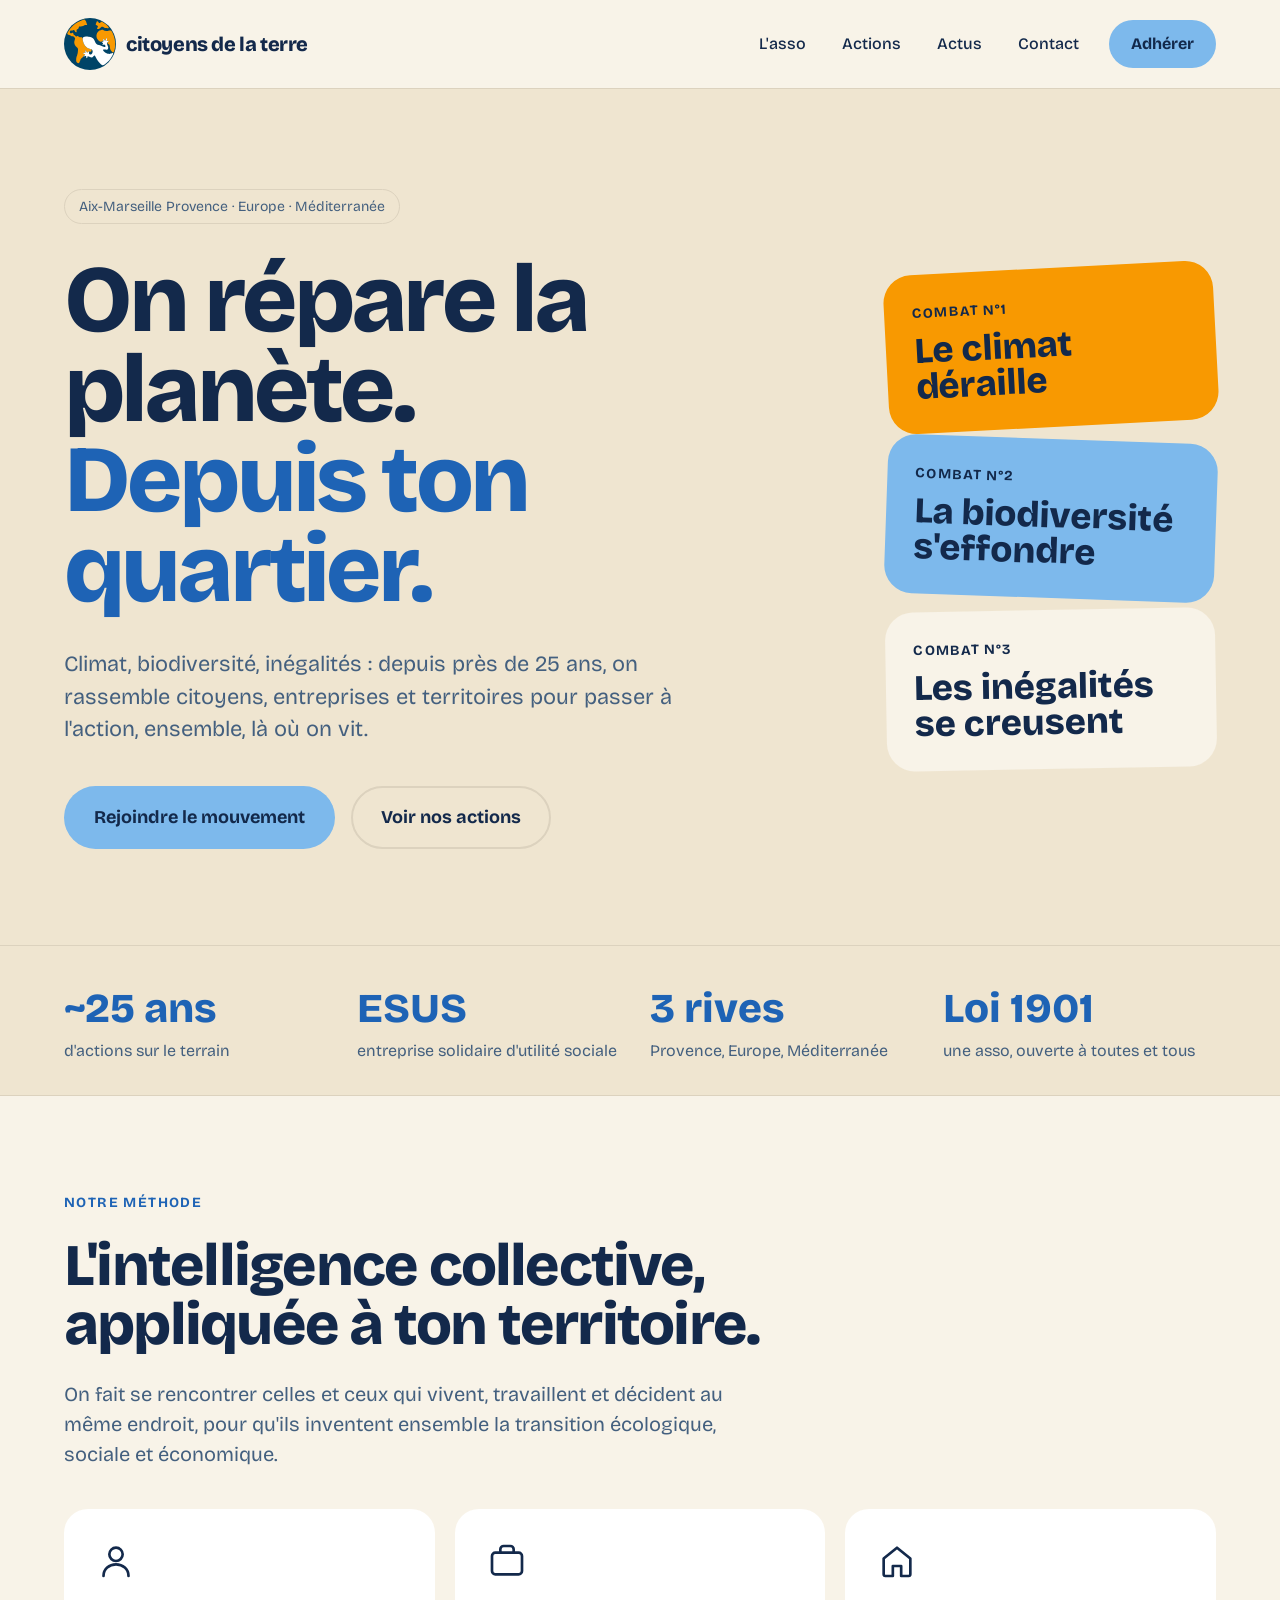
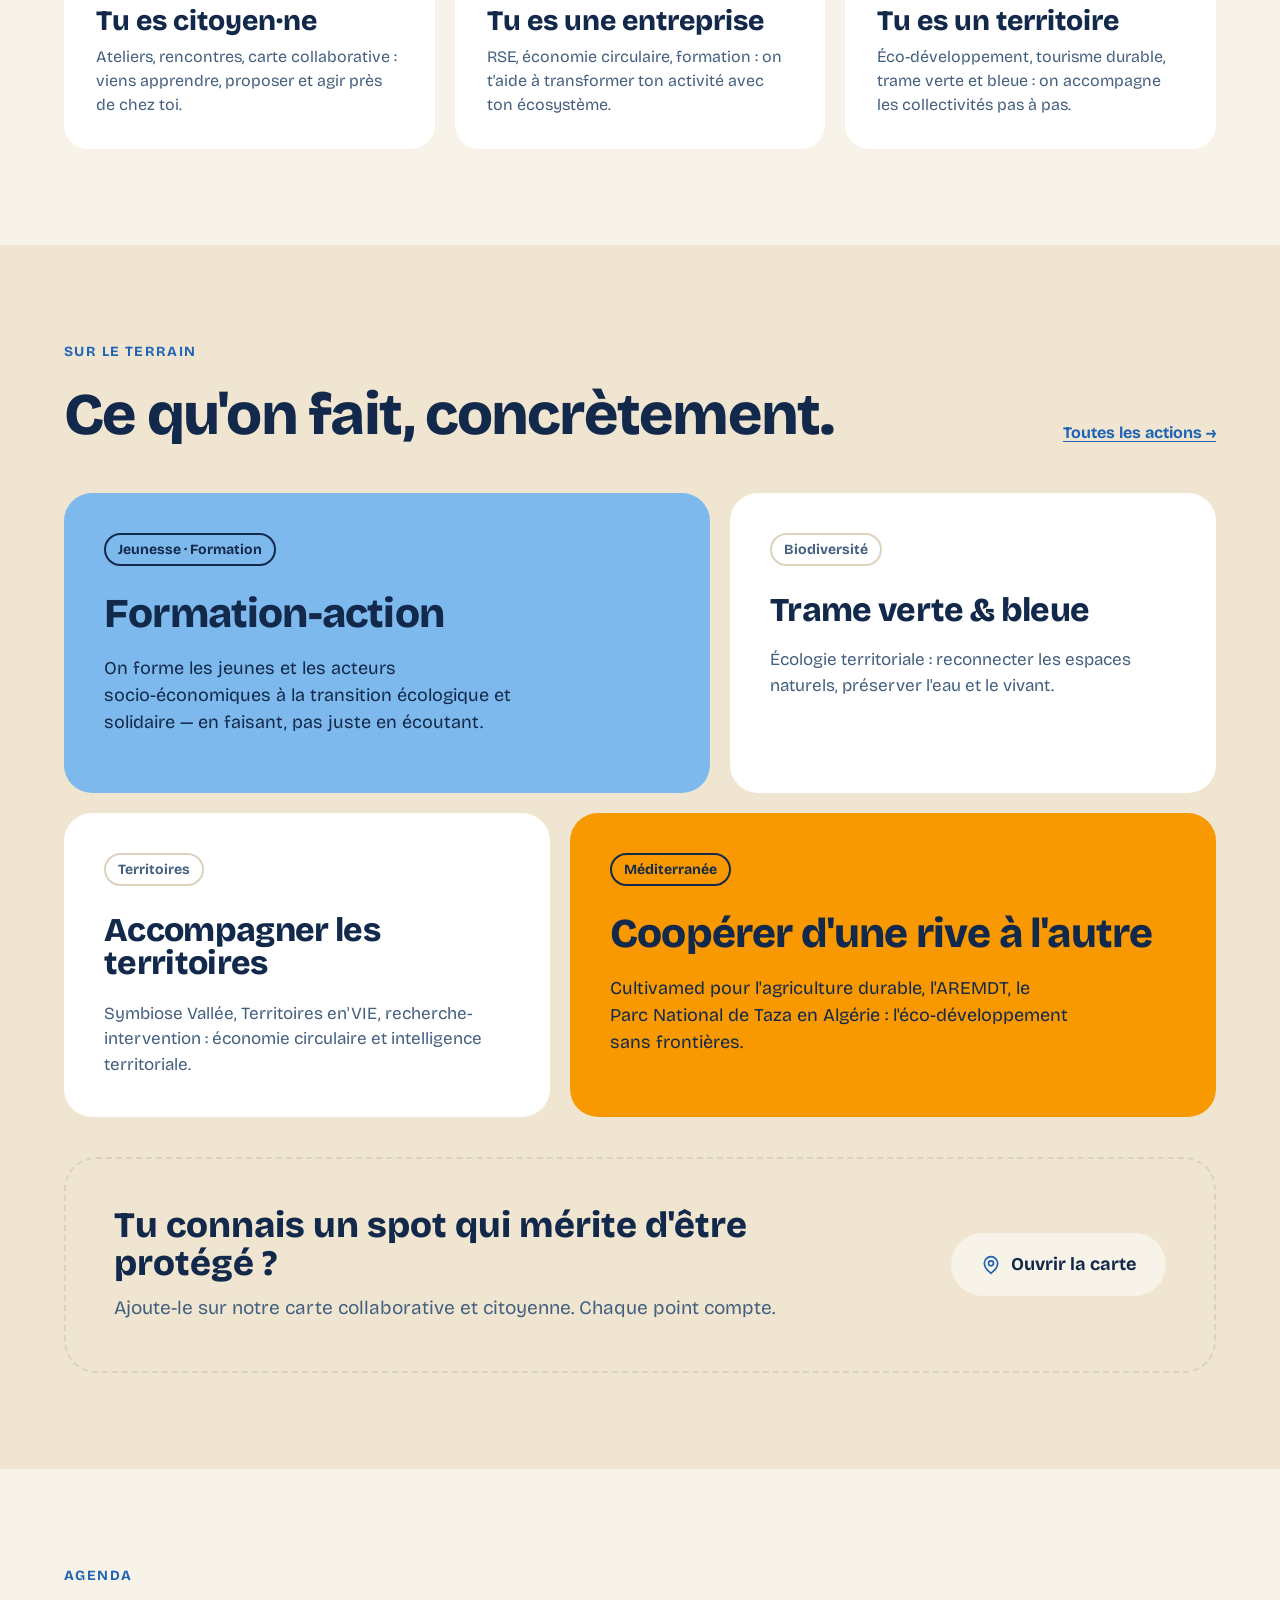
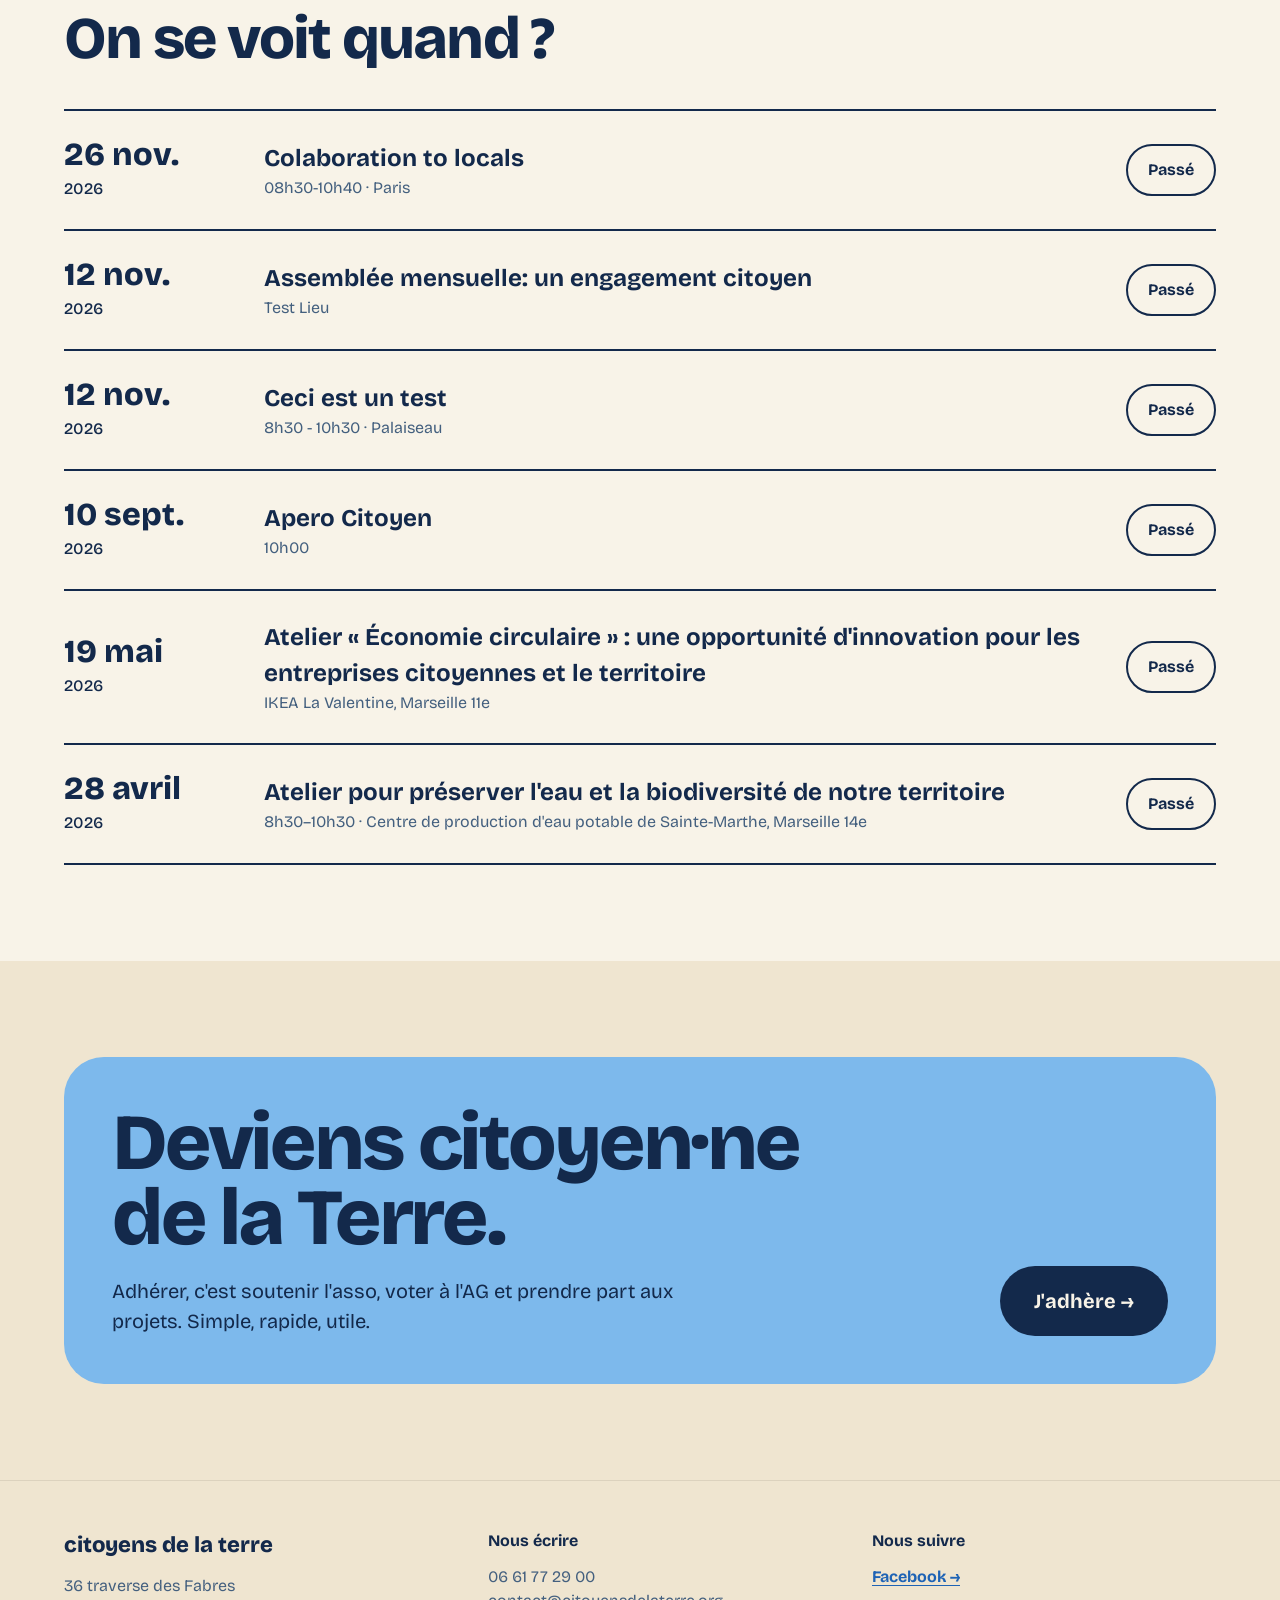
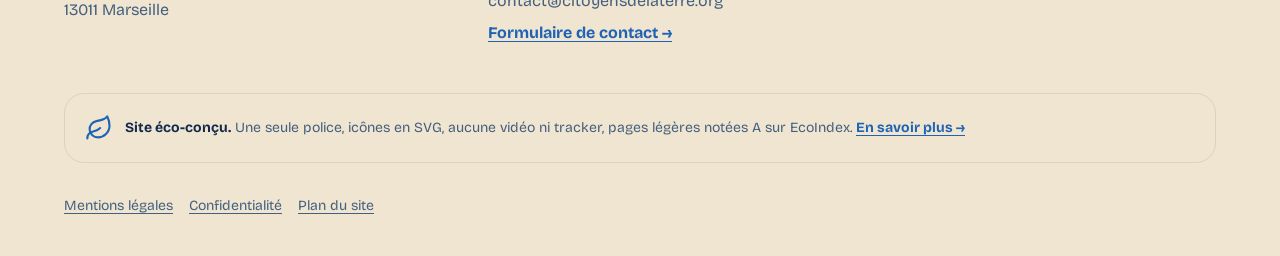
<file: index.html>
<!doctype html>
<html lang="fr">
  <head>
    <meta charset="utf-8" />
    <meta name="viewport" content="width=device-width, initial-scale=1" />
    <title>Citoyens de la Terre — On répare la planète, depuis ton quartier</title>
    <meta
      name="description"
      content="Climat, biodiversité, inégalités : depuis près de 25 ans, Citoyens de la Terre rassemble citoyens, entreprises et territoires pour passer à l'action, à Marseille, en Provence et en Méditerranée."
    />
    <link rel="icon" href="assets/img/logo.svg" type="image/svg+xml" />
    <link rel="preconnect" href="https://fonts.googleapis.com" />
    <link rel="preconnect" href="https://fonts.gstatic.com" crossorigin />
    <link
      rel="stylesheet"
      href="https://fonts.googleapis.com/css2?family=Bricolage+Grotesque:opsz,wght@12..96,400..800&amp;display=swap"
    />
    <link rel="stylesheet" href="assets/css/style.css" />
  </head>
  <body data-page="accueil">
    <header class="hdr">
      <div class="wrap">
        <a aria-label="Accueil" class="brand" href="index.html">
          <img alt="" height="52" src="assets/img/logo.svg" width="52" />
          citoyens de la terre
        </a>
        <button
          aria-controls="nav"
          aria-expanded="false"
          aria-label="Menu"
          class="burger"
          id="burger"
          type="button"
        >
          <img alt="" height="22" src="assets/icons/menu.svg" width="22" />
        </button>
        <nav class="nav" id="nav">
          <a class="lnk" href="asso.html">L'asso</a>
          <a class="lnk" href="actions.html">Actions</a>
          <a class="lnk" href="actus.html">Actus</a>
          <a class="lnk" href="contact.html">Contact</a>
          <a class="btn btn-accent" href="adherer.html">Adhérer</a>
        </nav>
      </div>
    </header>

    <main>
      <div class="wrap hero">
        <div>
          <span class="hero-pill">Aix-Marseille Provence · Europe · Méditerranée</span>
          <h1 class="h-hero mt32">
            On répare la planète.<br /><span class="accent">Depuis ton quartier.</span>
          </h1>
          <p class="lead mt32 fs-18-22 mw-620">
            Climat, biodiversité, inégalités : depuis près de 25 ans, on rassemble citoyens, entreprises et
            territoires pour passer à l'action, ensemble, là où on vit.
          </p>
          <div class="row mt40">
            <a class="btn btn-lg btn-accent" href="adherer.html">Rejoindre le mouvement</a>
            <a class="btn btn-lg btn-ghost" href="actions.html">Voir nos actions</a>
          </div>
        </div>
        <div class="combats">
          <div class="combat c-accent2 rot-n3">
            <div class="k">Combat n°1</div>
            <div class="v">Le climat<br />déraille</div>
          </div>
          <div class="combat c-accent rot-2">
            <div class="k">Combat n°2</div>
            <div class="v">La biodiversité<br />s'effondre</div>
          </div>
          <div class="combat c-soft rot-n1">
            <div class="k">Combat n°3</div>
            <div class="v">Les inégalités<br />se creusent</div>
          </div>
        </div>
      </div>
      <div class="stats">
        <div class="wrap g4">
          <div>
            <div class="v">~25 ans</div>
            <div class="l">d'actions sur le terrain</div>
          </div>
          <div>
            <div class="v">ESUS</div>
            <div class="l">entreprise solidaire d'utilité sociale</div>
          </div>
          <div>
            <div class="v">3 rives</div>
            <div class="l">Provence, Europe, Méditerranée</div>
          </div>
          <div>
            <div class="v">Loi 1901</div>
            <div class="l">une asso, ouverte à toutes et tous</div>
          </div>
        </div>
      </div>
      <div class="on-soft sec">
        <div class="wrap">
          <div class="eyebrow">Notre méthode</div>
          <h2 class="h2 mt24 mw-720">L'intelligence collective, appliquée à ton territoire.</h2>
          <p class="txt mt24 fs-20 mw-720">
            On fait se rencontrer celles et ceux qui vivent, travaillent et décident au même endroit, pour
            qu'ils inventent ensemble la transition écologique, sociale et économique.
          </p>
          <div class="g3 mt40">
            <div class="card c-white p-32">
              <img alt="" class="ic" height="40" src="assets/icons/citoyen.svg" width="40" />
              <h3 class="mt24 fs-28">Tu es citoyen·ne</h3>
              <p class="txt mt8">
                Ateliers, rencontres, carte collaborative : viens apprendre, proposer et agir près de chez
                toi.
              </p>
            </div>
            <div class="card c-white p-32">
              <img alt="" class="ic" height="40" src="assets/icons/entreprise.svg" width="40" />
              <h3 class="mt24 fs-28">Tu es une entreprise</h3>
              <p class="txt mt8">
                RSE, économie circulaire, formation : on t'aide à transformer ton activité avec ton
                écosystème.
              </p>
            </div>
            <div class="card c-white p-32">
              <img alt="" class="ic" height="40" src="assets/icons/territoire.svg" width="40" />
              <h3 class="mt24 fs-28">Tu es un territoire</h3>
              <p class="txt mt8">
                Éco-développement, tourisme durable, trame verte et bleue : on accompagne les collectivités
                pas à pas.
              </p>
            </div>
          </div>
        </div>
      </div>
      <div class="sec">
        <div class="wrap">
          <div class="eyebrow">Sur le terrain</div>
          <div class="between mt24">
            <h2 class="h2">Ce qu'on fait, concrètement.</h2>
            <a class="u accent fw-700" href="actions.html">Toutes les actions →</a>
          </div>
          <div class="bento mt48">
            <a class="bcard c-accent" href="actions.html#formation">
              <span class="tag strong">Jeunesse · Formation</span>
              <h3 class="big">Formation-action</h3>
              <p>
                On forme les jeunes et les acteurs socio-économiques à la transition écologique et solidaire —
                en faisant, pas juste en écoutant.
              </p>
            </a>
            <a class="bcard c-white" href="actions.html#trame">
              <span class="tag">Biodiversité</span>
              <h3 class="mid">Trame verte &amp; bleue</h3>
              <p class="txt fs-17">
                Écologie territoriale : reconnecter les espaces naturels, préserver l'eau et le vivant.
              </p>
            </a>
          </div>
          <div class="bento rev mt20">
            <a class="bcard c-white" href="actions.html#accompagnement">
              <span class="tag">Territoires</span>
              <h3 class="mid">Accompagner les territoires</h3>
              <p class="txt fs-17">
                Symbiose Vallée, Territoires en'VIE, recherche-intervention : économie circulaire et
                intelligence territoriale.
              </p>
            </a>
            <a class="bcard c-accent2" href="actions.html#mediterranee">
              <span class="tag strong">Méditerranée</span>
              <h3 class="big">Coopérer d'une rive à l'autre</h3>
              <p>
                Cultivamed pour l'agriculture durable, l'AREMDT, le Parc National de Taza en Algérie :
                l'éco-développement sans frontières.
              </p>
            </a>
          </div>
          <div class="cta-dash mt40">
            <div>
              <h3>Tu connais un spot qui mérite d'être protégé ?</h3>
              <p class="txt mt12 fs-19">
                Ajoute-le sur notre carte collaborative et citoyenne. Chaque point compte.
              </p>
            </div>
            <a class="btn btn-lg btn-soft" href="actus.html#carte">
              <img alt="" height="20" src="assets/icons/pin-sombre.svg" width="20" />
              Ouvrir la carte
            </a>
          </div>
        </div>
      </div>
      <div class="on-soft sec">
        <div class="wrap">
          <div class="eyebrow">Agenda</div>
          <h2 class="h2 mt24">On se voit quand ?</h2>
          <div class="mt40" id="agenda">
            <div class="agenda-row">
              <div><div class="d">[Date]</div></div>
              <div>
                <div class="t">[Prochain événement]</div>
                <div class="m">[Lieu · infos pratiques]</div>
              </div>
              <a
                class="btn btn-md btn-strong h-52"
                data-toast="Inscription : à brancher sur HelloAsso ou un formulaire."
                href="#"
                >Je m'inscris</a
              >
            </div>
            <div class="agenda-row">
              <div>
                <div class="d">13 juin</div>
                <div class="y">2026</div>
              </div>
              <div>
                <div class="t">Assemblée générale citoyenne</div>
                <div class="m">Château de Bois Luzy, au milieu d'un parc boisé · Marseille</div>
              </div>
              <span class="btn btn-outline h-52 cursor-default">Passé</span>
            </div>
            <div class="agenda-row">
              <div>
                <div class="d">19 mai</div>
                <div class="y">2026</div>
              </div>
              <div>
                <div class="t">Atelier économie circulaire</div>
                <div class="m">
                  Avec Symbiose Vallée, LEHV, PICTO, Amerma · IKEA La Valentine, Marseille 11e
                </div>
              </div>
              <span class="btn btn-outline h-52 cursor-default">Passé</span>
            </div>
            <div class="agenda-row">
              <div>
                <div class="d">28 avril</div>
                <div class="y">2026</div>
              </div>
              <div>
                <div class="t">Atelier : préserver l'eau et la biodiversité</div>
                <div class="m">
                  Visite de terrain et atelier d'intelligence territoriale · Centre de production d'eau
                  potable de Sainte-Marthe, Marseille 14e
                </div>
              </div>
              <span class="btn btn-outline h-52 cursor-default">Passé</span>
            </div>
          </div>
        </div>
      </div>
      <div class="wrap pt-96 pb-96">
        <div class="join">
          <div>
            <h2>Deviens citoyen·ne<br />de la Terre.</h2>
            <p>
              Adhérer, c'est soutenir l'asso, voter à l'AG et prendre part aux projets. Simple, rapide, utile.
            </p>
          </div>
          <a class="btn btn-xl btn-strong" href="adherer.html">J'adhère →</a>
        </div>
      </div>
    </main>

    <footer class="ftr">
      <div class="wrap">
        <div class="ftr-grid">
          <div>
            <div class="fw-800 fs-22">citoyens de la terre</div>
            <p class="txt mt12">36 traverse des Fabres<br />13011 Marseille</p>
          </div>
          <div>
            <h4>Nous écrire</h4>
            <p class="txt mt12">06 61 77 29 00<br />contact@citoyensdelaterre.org</p>
            <a class="u accent mt8 ib fw-700" href="contact.html">Formulaire de contact →</a>
          </div>
          <div>
            <h4>Nous suivre</h4>
            <a class="u accent mt12 ib fw-700" data-toast="Lien Facebook à ajouter." href="#">Facebook →</a>
          </div>
        </div>
        <div class="eco">
          <img alt="" height="28" src="assets/icons/eco.svg" width="28" />
          <p>
            <b>Site éco-conçu.</b>
            <span class="txt"
              >Une seule police, icônes en SVG, aucune vidéo ni tracker, pages légères notées A sur
              EcoIndex.</span
            >
            <a class="u accent fw-700" href="eco-conception.html">En savoir plus →</a>
          </p>
        </div>
        <div class="legal mt32">
          <a data-toast="Page « Mentions légales » à rédiger." href="#">Mentions légales</a
          ><a data-toast="Page « Confidentialité » à rédiger." href="#">Confidentialité</a
          ><a data-toast="Plan du site à venir." href="#">Plan du site</a>
        </div>
      </div>
    </footer>

    <div class="toast" id="toast" role="status" aria-live="polite"></div>
    <script src="assets/js/main.js" defer></script>
    <script src="assets/js/evenements.js" defer></script>
  </body>
</html>
</file>
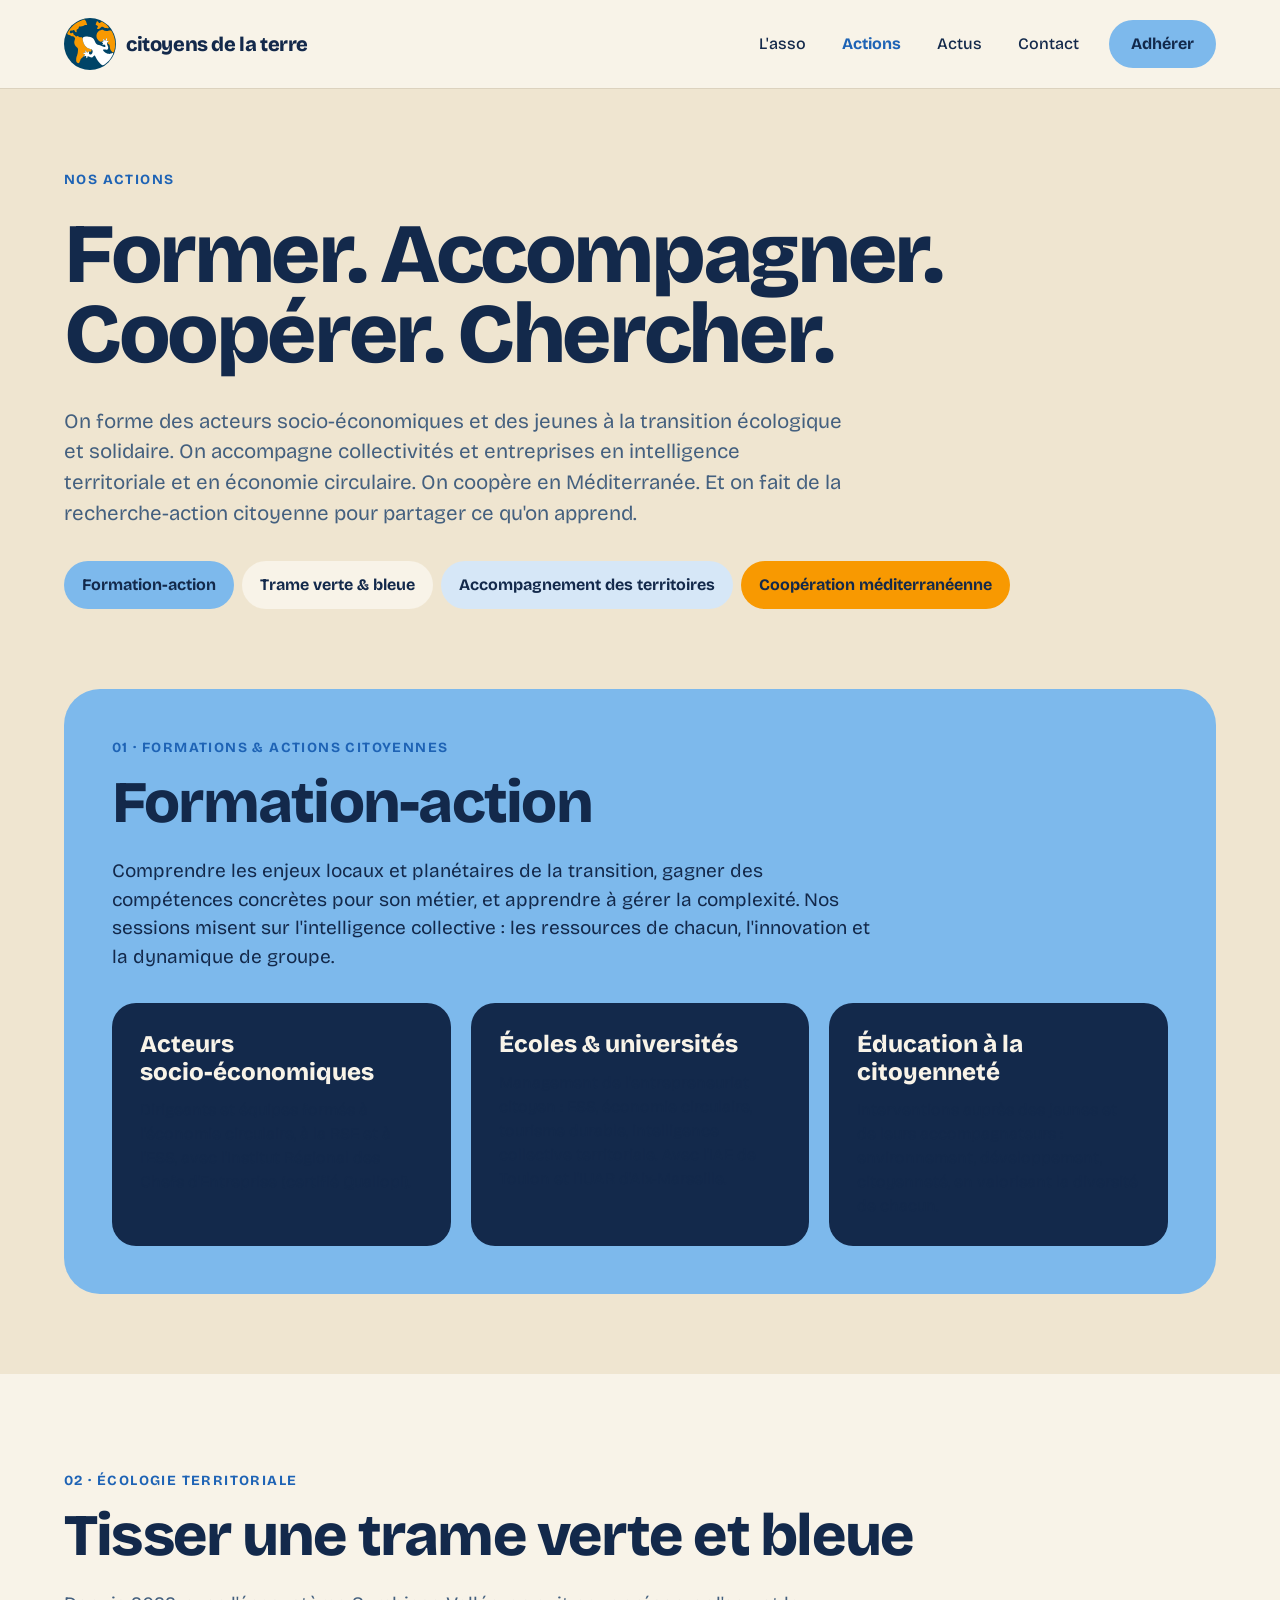
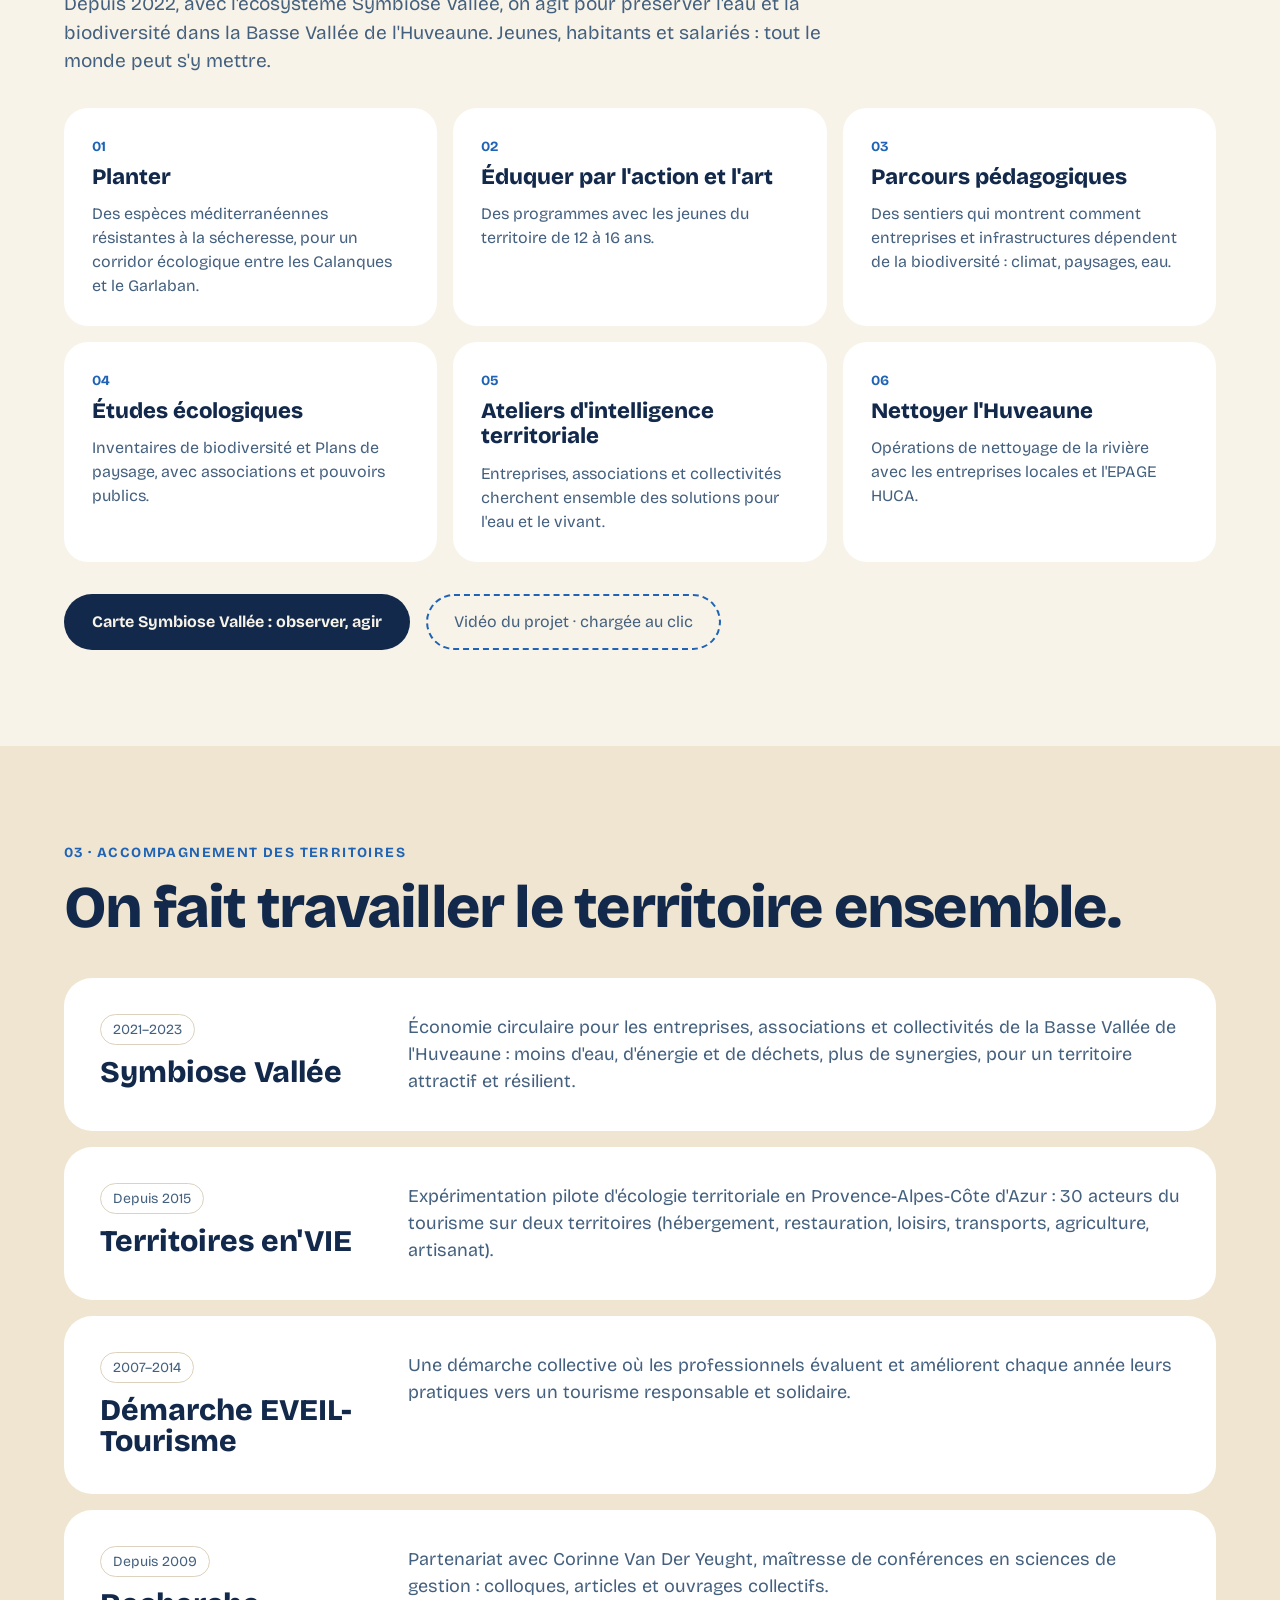
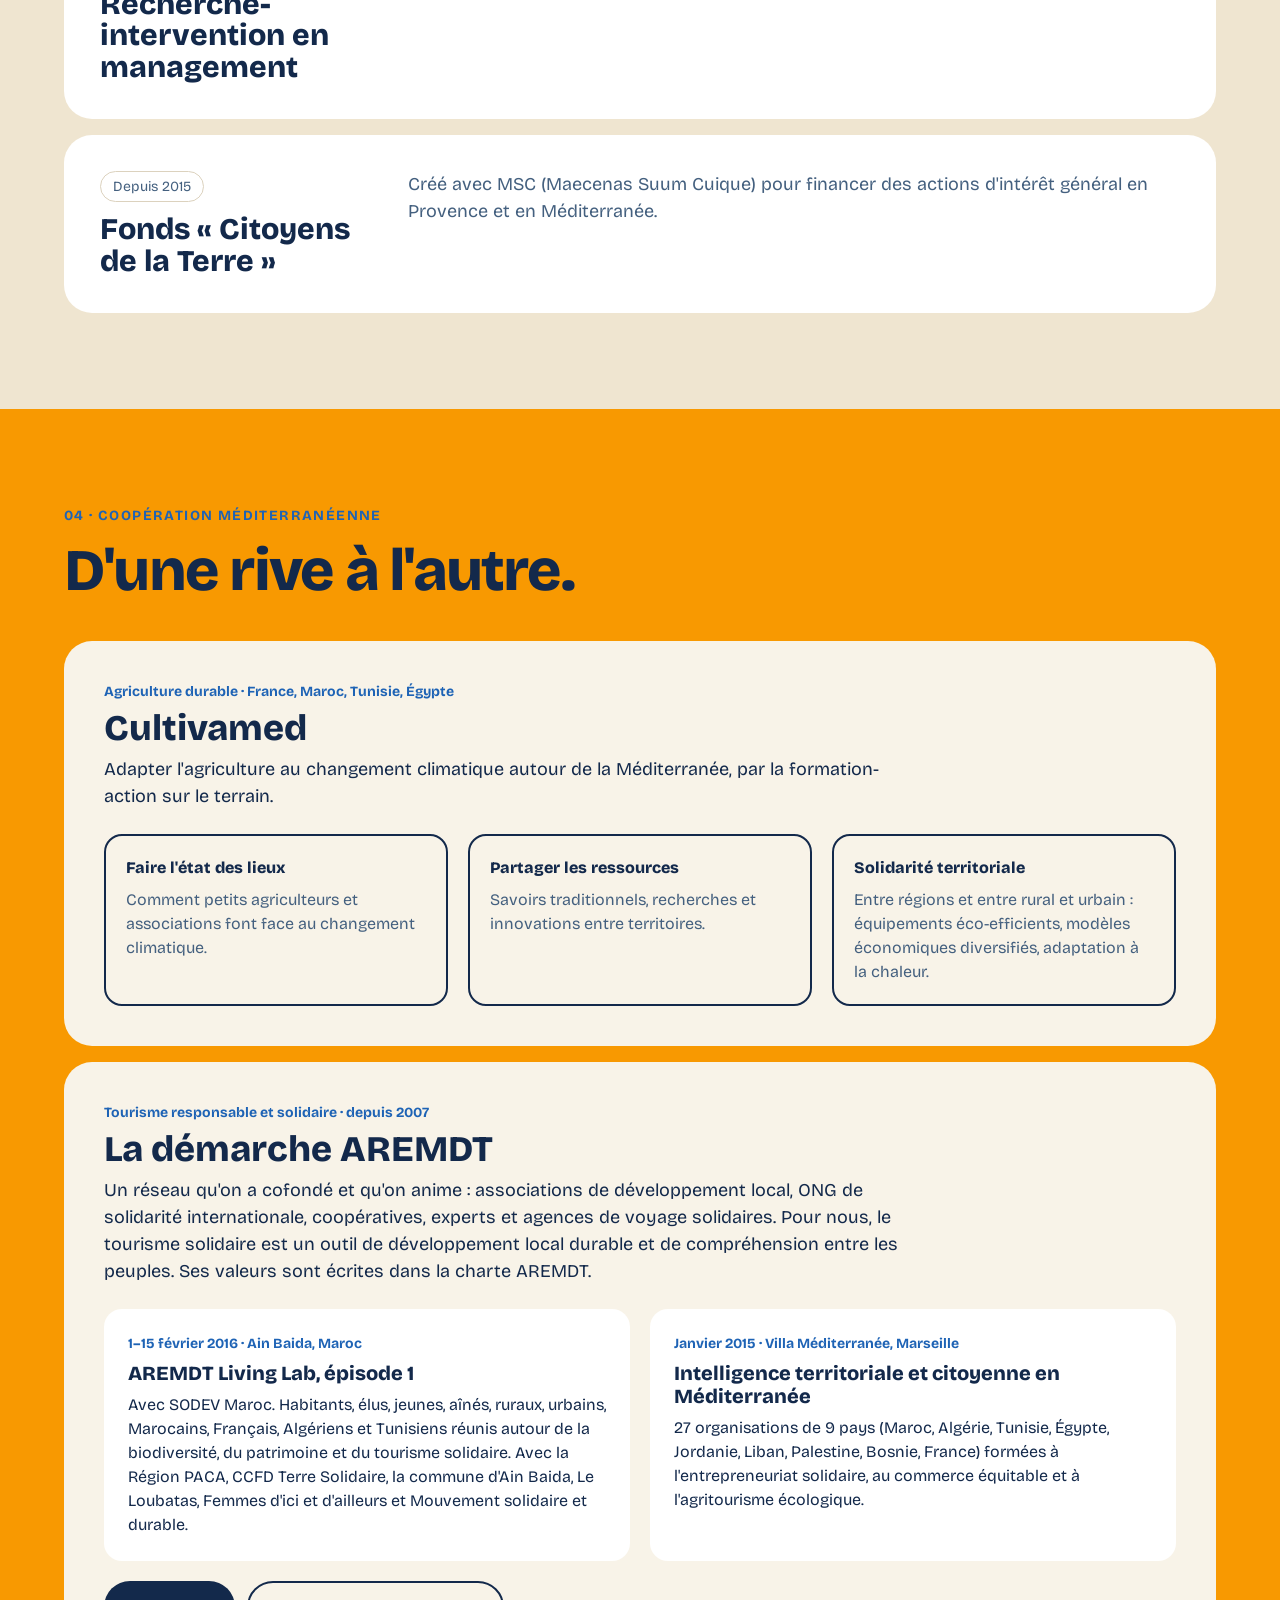
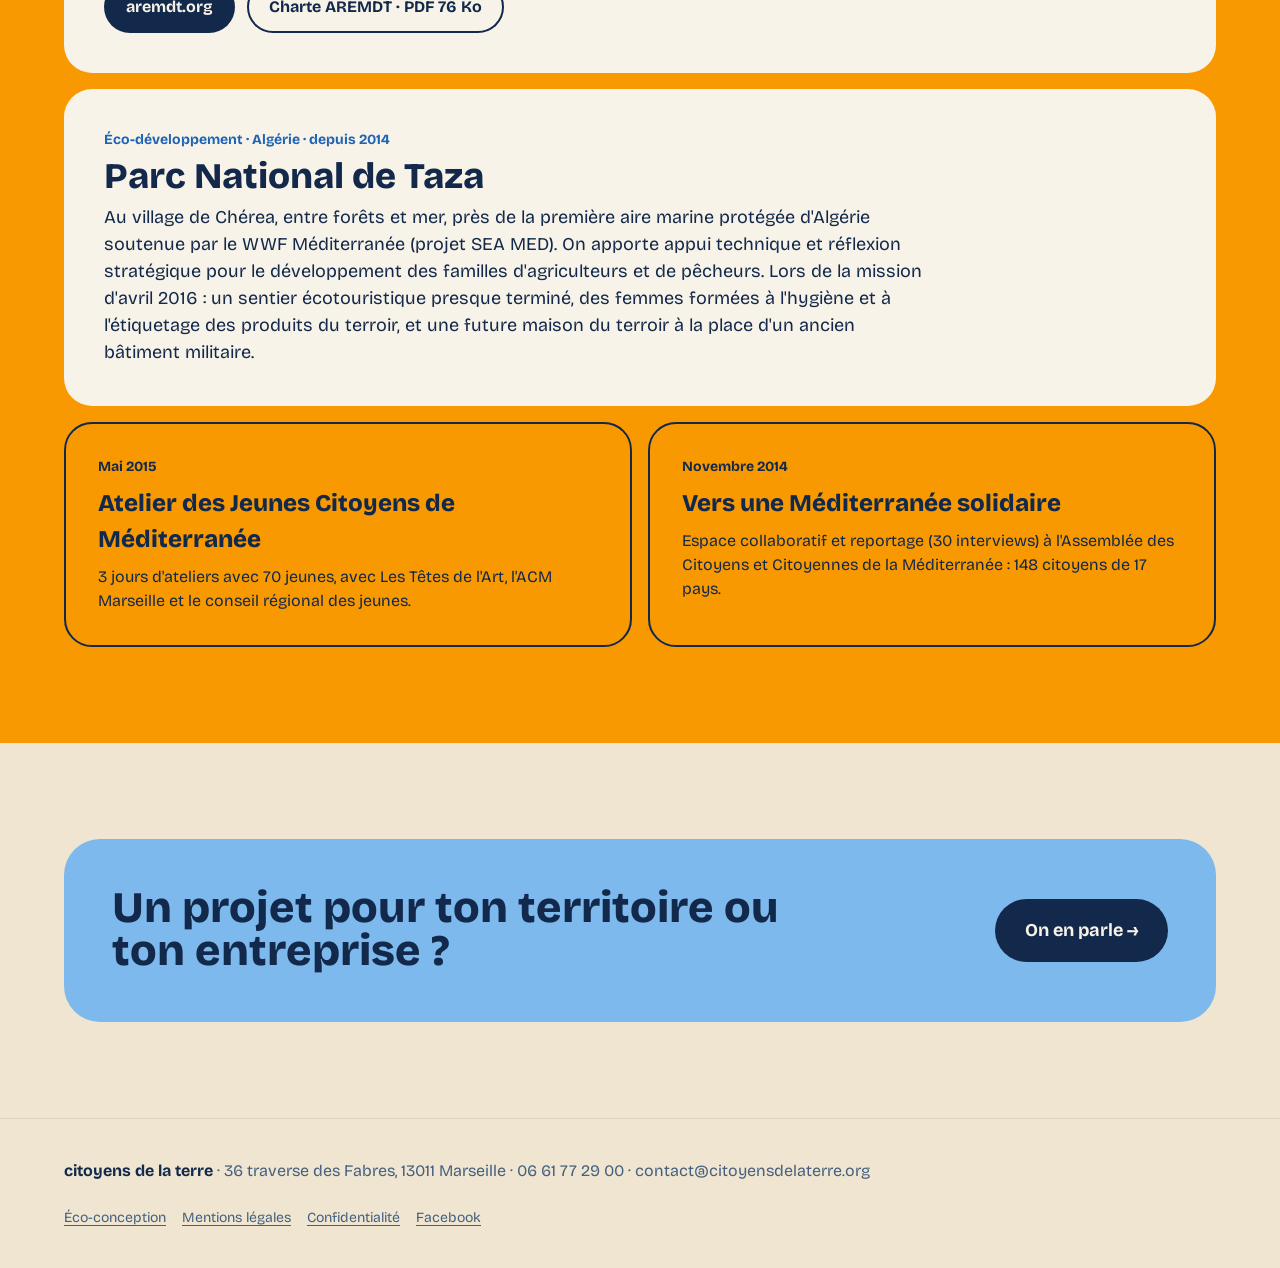
<file: actions.html>
<!doctype html>
<html lang="fr">
  <head>
    <meta charset="utf-8" />
    <meta name="viewport" content="width=device-width, initial-scale=1" />
    <title>Nos actions — Citoyens de la Terre</title>
    <meta
      name="description"
      content="Formation-action, trame verte et bleue, accompagnement des territoires et coopération méditerranéenne."
    />
    <link rel="icon" href="assets/img/logo.svg" type="image/svg+xml" />
    <link rel="preconnect" href="https://fonts.googleapis.com" />
    <link rel="preconnect" href="https://fonts.gstatic.com" crossorigin />
    <link
      rel="stylesheet"
      href="https://fonts.googleapis.com/css2?family=Bricolage+Grotesque:opsz,wght@12..96,400..800&amp;display=swap"
    />
    <link rel="stylesheet" href="assets/css/style.css" />
  </head>
  <body data-page="actions">
    <header class="hdr">
      <div class="wrap">
        <a aria-label="Accueil" class="brand" href="index.html">
          <img alt="" height="52" src="assets/img/logo.svg" width="52" />
          citoyens de la terre
        </a>
        <button
          aria-controls="nav"
          aria-expanded="false"
          aria-label="Menu"
          class="burger"
          id="burger"
          type="button"
        >
          <img alt="" height="22" src="assets/icons/menu.svg" width="22" />
        </button>
        <nav class="nav" id="nav">
          <a class="lnk" href="asso.html">L'asso</a>
          <a aria-current="page" class="lnk active" href="actions.html">Actions</a>
          <a class="lnk" href="actus.html">Actus</a>
          <a class="lnk" href="contact.html">Contact</a>
          <a class="btn btn-accent" href="adherer.html">Adhérer</a>
        </nav>
      </div>
    </header>

    <main>
      <div class="wrap sec-sm">
        <div class="eyebrow">Nos actions</div>
        <h1 class="h-page mt24 mw-900">Former. Accompagner. Coopérer. Chercher.</h1>
        <p class="lead mt32 mw-780">
          On forme des acteurs socio-économiques et des jeunes à la transition écologique et solidaire. On
          accompagne collectivités et entreprises en intelligence territoriale et en économie circulaire. On
          coopère en Méditerranée. Et on fait de la recherche-action citoyenne pour partager ce qu'on apprend.
        </p>
        <div class="chips mt32">
          <a class="chip solid bg-accent" href="#formation">Formation-action</a>
          <a class="chip solid bg-soft" href="#trame">Trame verte &amp; bleue</a>
          <a class="chip solid bg-glacier" href="#accompagnement">Accompagnement des territoires</a>
          <a class="chip solid bg-accent2" href="#mediterranee">Coopération méditerranéenne</a>
        </div>
      </div>
      <div class="wrap pb-80" id="formation">
        <div class="block c-accent">
          <div class="eyebrow ink">01 · Formations &amp; actions citoyennes</div>
          <h2 class="h2 mt16">Formation-action</h2>
          <p class="mt24 fs-19 mw-760">
            Comprendre les enjeux locaux et planétaires de la transition, gagner des compétences concrètes
            pour son métier, et apprendre à gérer la complexité. Nos sessions misent sur l'intelligence
            collective : les ressources de chacun, l'innovation et la dynamique de groupe.
          </p>
          <div class="g3 mt32">
            <div class="card c-strong">
              <h3 class="fs-24">Acteurs socio-économiques</h3>
              <p class="txt mt12">
                Dirigeants et équipes formés à l'économie circulaire, à la RSE et à l'ESS, avec l'Institut
                Régional des Chefs d'Entreprise (certifié Qualiopi).
              </p>
            </div>
            <div class="card c-strong">
              <h3 class="fs-24">Écoles &amp; universités</h3>
              <p class="txt mt12">
                Management de l'entrepreneuriat citoyen : ESS, économie circulaire, tourisme durable,
                intelligence collective territoriale. Avec l'IAE de Toulon et l'IUAR d'Aix-Marseille.
              </p>
            </div>
            <div class="card c-strong">
              <h3 class="fs-24">Éducation à la citoyenneté</h3>
              <p class="txt mt12">
                Interventions auprès des jeunes et de leurs accompagnateurs : environnement, développement,
                citoyenneté, en valorisant la diversité de chacun.
              </p>
            </div>
          </div>
        </div>
      </div>
      <div class="on-soft sec" id="trame">
        <div class="wrap">
          <div class="eyebrow">02 · Écologie territoriale</div>
          <h2 class="h2 mt16">Tisser une trame verte et bleue</h2>
          <p class="txt mt24 fs-19 mw-760">
            Depuis 2022, avec l'écosystème Symbiose Vallée, on agit pour préserver l'eau et la biodiversité
            dans la Basse Vallée de l'Huveaune. Jeunes, habitants et salariés : tout le monde peut s'y mettre.
          </p>
          <div class="g3 mt32 gap-16">
            <div class="card c-white">
              <div class="date">01</div>
              <h3 class="mt8">Planter</h3>
              <p class="txt mt12">
                Des espèces méditerranéennes résistantes à la sécheresse, pour un corridor écologique entre
                les Calanques et le Garlaban.
              </p>
            </div>
            <div class="card c-white">
              <div class="date">02</div>
              <h3 class="mt8">Éduquer par l'action et l'art</h3>
              <p class="txt mt12">Des programmes avec les jeunes du territoire de 12 à 16 ans.</p>
            </div>
            <div class="card c-white">
              <div class="date">03</div>
              <h3 class="mt8">Parcours pédagogiques</h3>
              <p class="txt mt12">
                Des sentiers qui montrent comment entreprises et infrastructures dépendent de la biodiversité
                : climat, paysages, eau.
              </p>
            </div>
            <div class="card c-white">
              <div class="date">04</div>
              <h3 class="mt8">Études écologiques</h3>
              <p class="txt mt12">
                Inventaires de biodiversité et Plans de paysage, avec associations et pouvoirs publics.
              </p>
            </div>
            <div class="card c-white">
              <div class="date">05</div>
              <h3 class="mt8">Ateliers d'intelligence territoriale</h3>
              <p class="txt mt12">
                Entreprises, associations et collectivités cherchent ensemble des solutions pour l'eau et le
                vivant.
              </p>
            </div>
            <div class="card c-white">
              <div class="date">06</div>
              <h3 class="mt8">Nettoyer l'Huveaune</h3>
              <p class="txt mt12">
                Opérations de nettoyage de la rivière avec les entreprises locales et l'EPAGE HUCA.
              </p>
            </div>
          </div>
          <div class="row mt32">
            <a class="btn btn-md btn-strong" href="actus.html#carte"
              >Carte Symbiose Vallée : observer, agir</a
            >
            <a
              class="btn btn-md btn-dash"
              data-toast="La vidéo du projet se chargera ici, uniquement au clic."
              href="#"
              >Vidéo du projet · chargée au clic</a
            >
          </div>
        </div>
      </div>
      <div class="wrap sec" id="accompagnement">
        <div class="eyebrow">03 · Accompagnement des territoires</div>
        <h2 class="h2 mt16">On fait travailler le territoire ensemble.</h2>
        <div class="mt40 flex col gap-16">
          <div class="acc">
            <div>
              <span class="period">2021–2023</span>
              <h3>Symbiose Vallée</h3>
            </div>
            <p>
              Économie circulaire pour les entreprises, associations et collectivités de la Basse Vallée de
              l'Huveaune : moins d'eau, d'énergie et de déchets, plus de synergies, pour un territoire
              attractif et résilient.
            </p>
          </div>
          <div class="acc">
            <div>
              <span class="period">Depuis 2015</span>
              <h3>Territoires en'VIE</h3>
            </div>
            <p>
              Expérimentation pilote d'écologie territoriale en Provence-Alpes-Côte d'Azur : 30 acteurs du
              tourisme sur deux territoires (hébergement, restauration, loisirs, transports, agriculture,
              artisanat).
            </p>
          </div>
          <div class="acc">
            <div>
              <span class="period">2007–2014</span>
              <h3>Démarche EVEIL-Tourisme</h3>
            </div>
            <p>
              Une démarche collective où les professionnels évaluent et améliorent chaque année leurs
              pratiques vers un tourisme responsable et solidaire.
            </p>
          </div>
          <div class="acc">
            <div>
              <span class="period">Depuis 2009</span>
              <h3>Recherche-intervention en management</h3>
            </div>
            <p>
              Partenariat avec Corinne Van Der Yeught, maîtresse de conférences en sciences de gestion :
              colloques, articles et ouvrages collectifs.
            </p>
          </div>
          <div class="acc">
            <div>
              <span class="period">Depuis 2015</span>
              <h3>Fonds « Citoyens de la Terre »</h3>
            </div>
            <p>
              Créé avec MSC (Maecenas Suum Cuique) pour financer des actions d'intérêt général en Provence et
              en Méditerranée.
            </p>
          </div>
        </div>
      </div>
      <div class="c-accent2 sec" id="mediterranee">
        <div class="wrap">
          <div class="eyebrow ink">04 · Coopération méditerranéenne</div>
          <h2 class="h2 mt16">D'une rive à l'autre.</h2>
          <div class="card c-soft mt40 r-28 p-40">
            <div class="date">Agriculture durable · France, Maroc, Tunisie, Égypte</div>
            <h3 class="fs-36 lh-15">Cultivamed</h3>
            <p class="txt fs-18 mw-820">
              Adapter l'agriculture au changement climatique autour de la Méditerranée, par la
              formation-action sur le terrain.
            </p>
            <div class="g3 mt24">
              <div class="sub-ol">
                <h4>Faire l'état des lieux</h4>
                <p>Comment petits agriculteurs et associations font face au changement climatique.</p>
              </div>
              <div class="sub-ol">
                <h4>Partager les ressources</h4>
                <p>Savoirs traditionnels, recherches et innovations entre territoires.</p>
              </div>
              <div class="sub-ol">
                <h4>Solidarité territoriale</h4>
                <p>
                  Entre régions et entre rural et urbain : équipements éco-efficients, modèles économiques
                  diversifiés, adaptation à la chaleur.
                </p>
              </div>
            </div>
          </div>
          <div class="card c-soft mt16 r-28 p-40">
            <div class="date">Tourisme responsable et solidaire · depuis 2007</div>
            <h3 class="fs-36 lh-15">La démarche AREMDT</h3>
            <p class="txt fs-18 mw-820">
              Un réseau qu'on a cofondé et qu'on anime : associations de développement local, ONG de
              solidarité internationale, coopératives, experts et agences de voyage solidaires. Pour nous, le
              tourisme solidaire est un outil de développement local durable et de compréhension entre les
              peuples. Ses valeurs sont écrites dans la charte AREMDT.
            </p>
            <div class="g2 mt24">
              <div class="card c-white r-18 p-24">
                <div class="date">1–15 février 2016 · Ain Baida, Maroc</div>
                <h3 class="mt8 fs-20">AREMDT Living Lab, épisode 1</h3>
                <p class="txt mt8">
                  Avec SODEV Maroc. Habitants, élus, jeunes, aînés, ruraux, urbains, Marocains, Français,
                  Algériens et Tunisiens réunis autour de la biodiversité, du patrimoine et du tourisme
                  solidaire. Avec la Région PACA, CCFD Terre Solidaire, la commune d'Ain Baida, Le Loubatas,
                  Femmes d'ici et d'ailleurs et Mouvement solidaire et durable.
                </p>
              </div>
              <div class="card c-white r-18 p-24">
                <div class="date">Janvier 2015 · Villa Méditerranée, Marseille</div>
                <h3 class="mt8 fs-20">Intelligence territoriale et citoyenne en Méditerranée</h3>
                <p class="txt mt8">
                  27 organisations de 9 pays (Maroc, Algérie, Tunisie, Égypte, Jordanie, Liban, Palestine,
                  Bosnie, France) formées à l'entrepreneuriat solidaire, au commerce équitable et à
                  l'agritourisme écologique.
                </p>
              </div>
            </div>
            <div class="row mt20 gap-12">
              <a
                class="btn btn-strong h-52"
                data-toast="Lien externe vers aremdt.org (désactivé dans la démo)."
                href="#"
                >aremdt.org</a
              >
              <a
                class="btn btn-outline h-52"
                data-toast="Le PDF de la charte sera téléchargeable ici."
                href="#"
                >Charte AREMDT · PDF 76 Ko</a
              >
            </div>
          </div>
          <div class="card c-soft mt16 r-28 p-40">
            <div class="date">Éco-développement · Algérie · depuis 2014</div>
            <h3 class="fs-36 lh-15">Parc National de Taza</h3>
            <p class="txt fs-18 mw-820">
              Au village de Chérea, entre forêts et mer, près de la première aire marine protégée d'Algérie
              soutenue par le WWF Méditerranée (projet SEA MED). On apporte appui technique et réflexion
              stratégique pour le développement des familles d'agriculteurs et de pêcheurs. Lors de la mission
              d'avril 2016 : un sentier écotouristique presque terminé, des femmes formées à l'hygiène et à
              l'étiquetage des produits du terroir, et une future maison du terroir à la place d'un ancien
              bâtiment militaire.
            </p>
          </div>
          <div class="g2 mt16 gap-16">
            <div class="big-ol">
              <div class="fw-700 fs-14">Mai 2015</div>
              <h3>Atelier des Jeunes Citoyens de Méditerranée</h3>
              <p class="mt8">
                3 jours d'ateliers avec 70 jeunes, avec Les Têtes de l'Art, l'ACM Marseille et le conseil
                régional des jeunes.
              </p>
            </div>
            <div class="big-ol">
              <div class="fw-700 fs-14">Novembre 2014</div>
              <h3>Vers une Méditerranée solidaire</h3>
              <p class="mt8">
                Espace collaboratif et reportage (30 interviews) à l'Assemblée des Citoyens et Citoyennes de
                la Méditerranée : 148 citoyens de 17 pays.
              </p>
            </div>
          </div>
        </div>
      </div>
      <div class="wrap py-96 px-24">
        <div class="block c-accent flex justify-between items-center gap-32 wrap-items">
          <h2 class="fs-32-48 lh-1 mw-700">Un projet pour ton territoire ou ton entreprise ?</h2>
          <a class="btn btn-lg btn-strong" href="contact.html">On en parle →</a>
        </div>
      </div>
    </main>

    <footer class="ftr-s">
      <div class="wrap">
        <p class="fw-700">
          citoyens de la terre<span class="txt fw-400">
            · 36 traverse des Fabres, 13011 Marseille · 06 61 77 29 00 · contact@citoyensdelaterre.org</span
          >
        </p>
        <div class="legal">
          <a href="eco-conception.html">Éco-conception</a
          ><a data-toast="Page à rédiger." href="#">Mentions légales</a
          ><a data-toast="Page à rédiger." href="#">Confidentialité</a
          ><a data-toast="Lien Facebook à ajouter." href="#">Facebook</a>
        </div>
      </div>
    </footer>

    <div class="toast" id="toast" role="status" aria-live="polite"></div>
    <script src="assets/js/main.js" defer></script>
  </body>
</html>
</file>
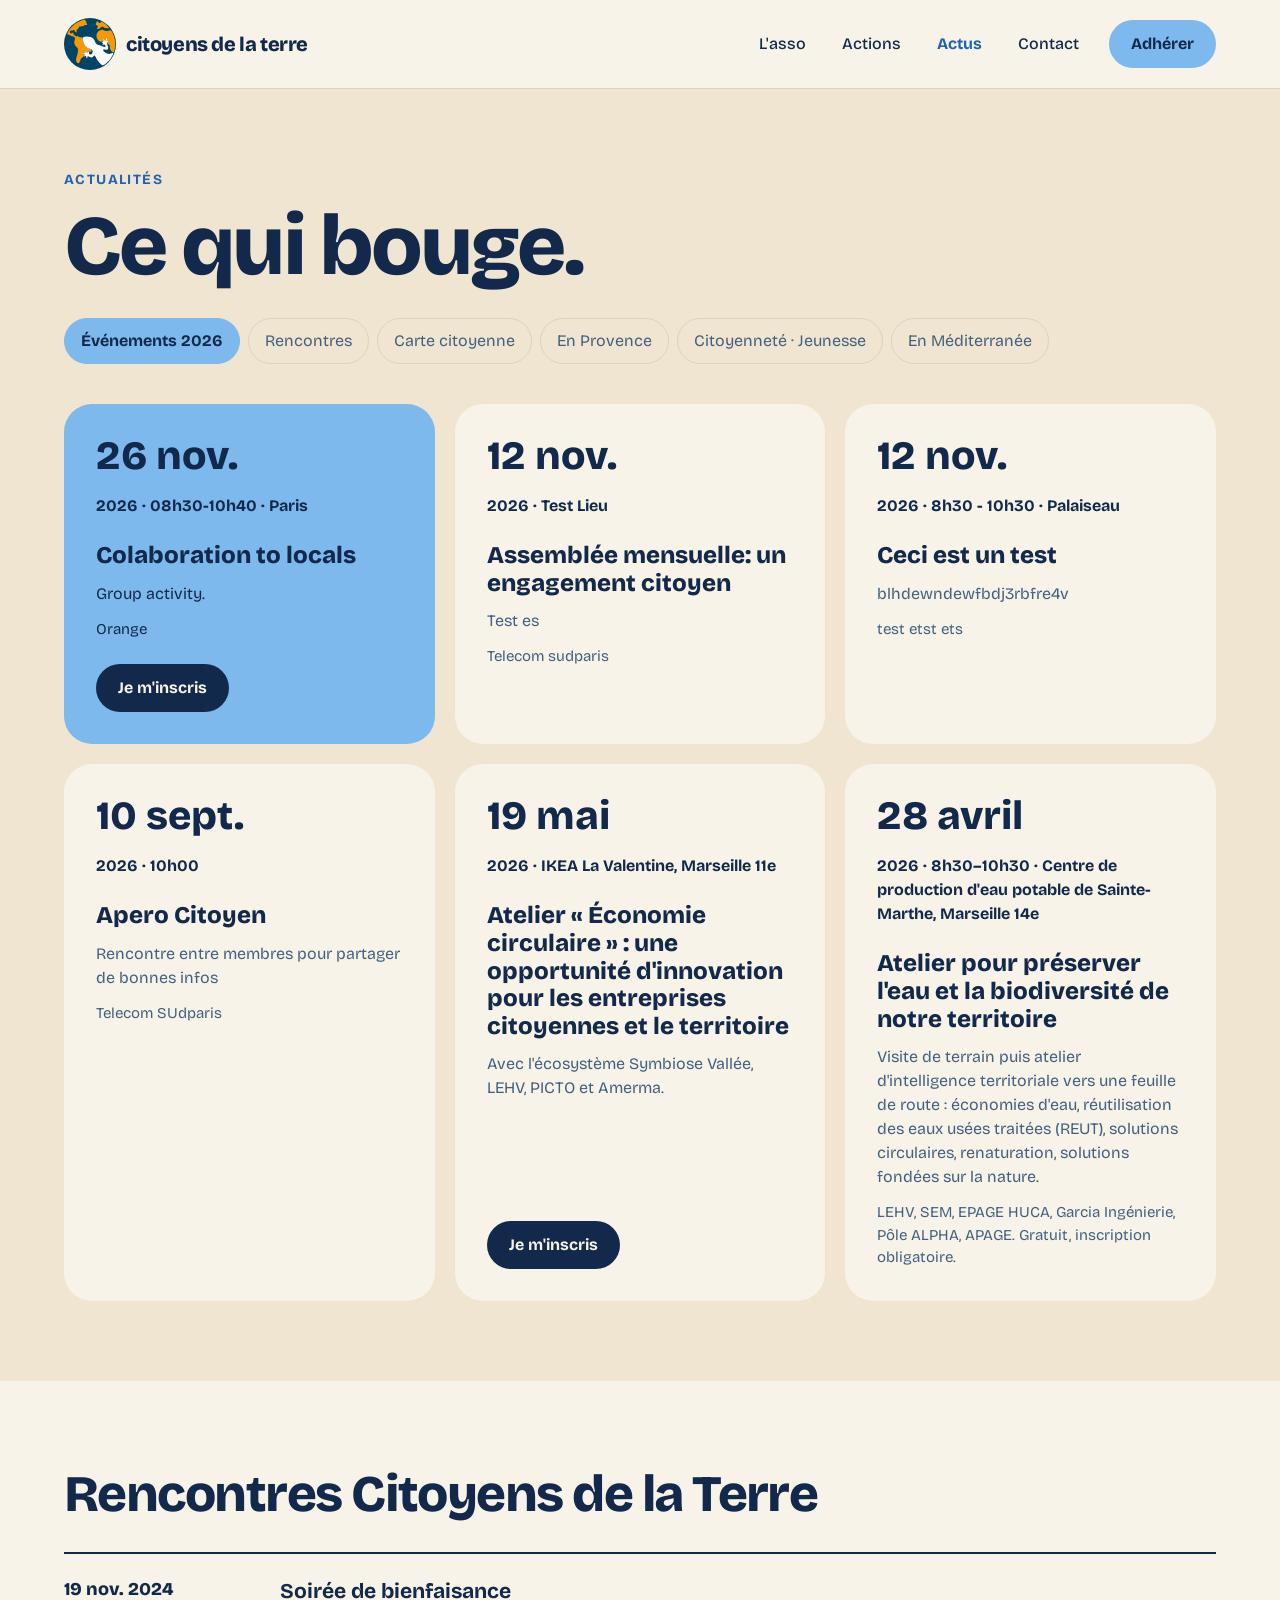
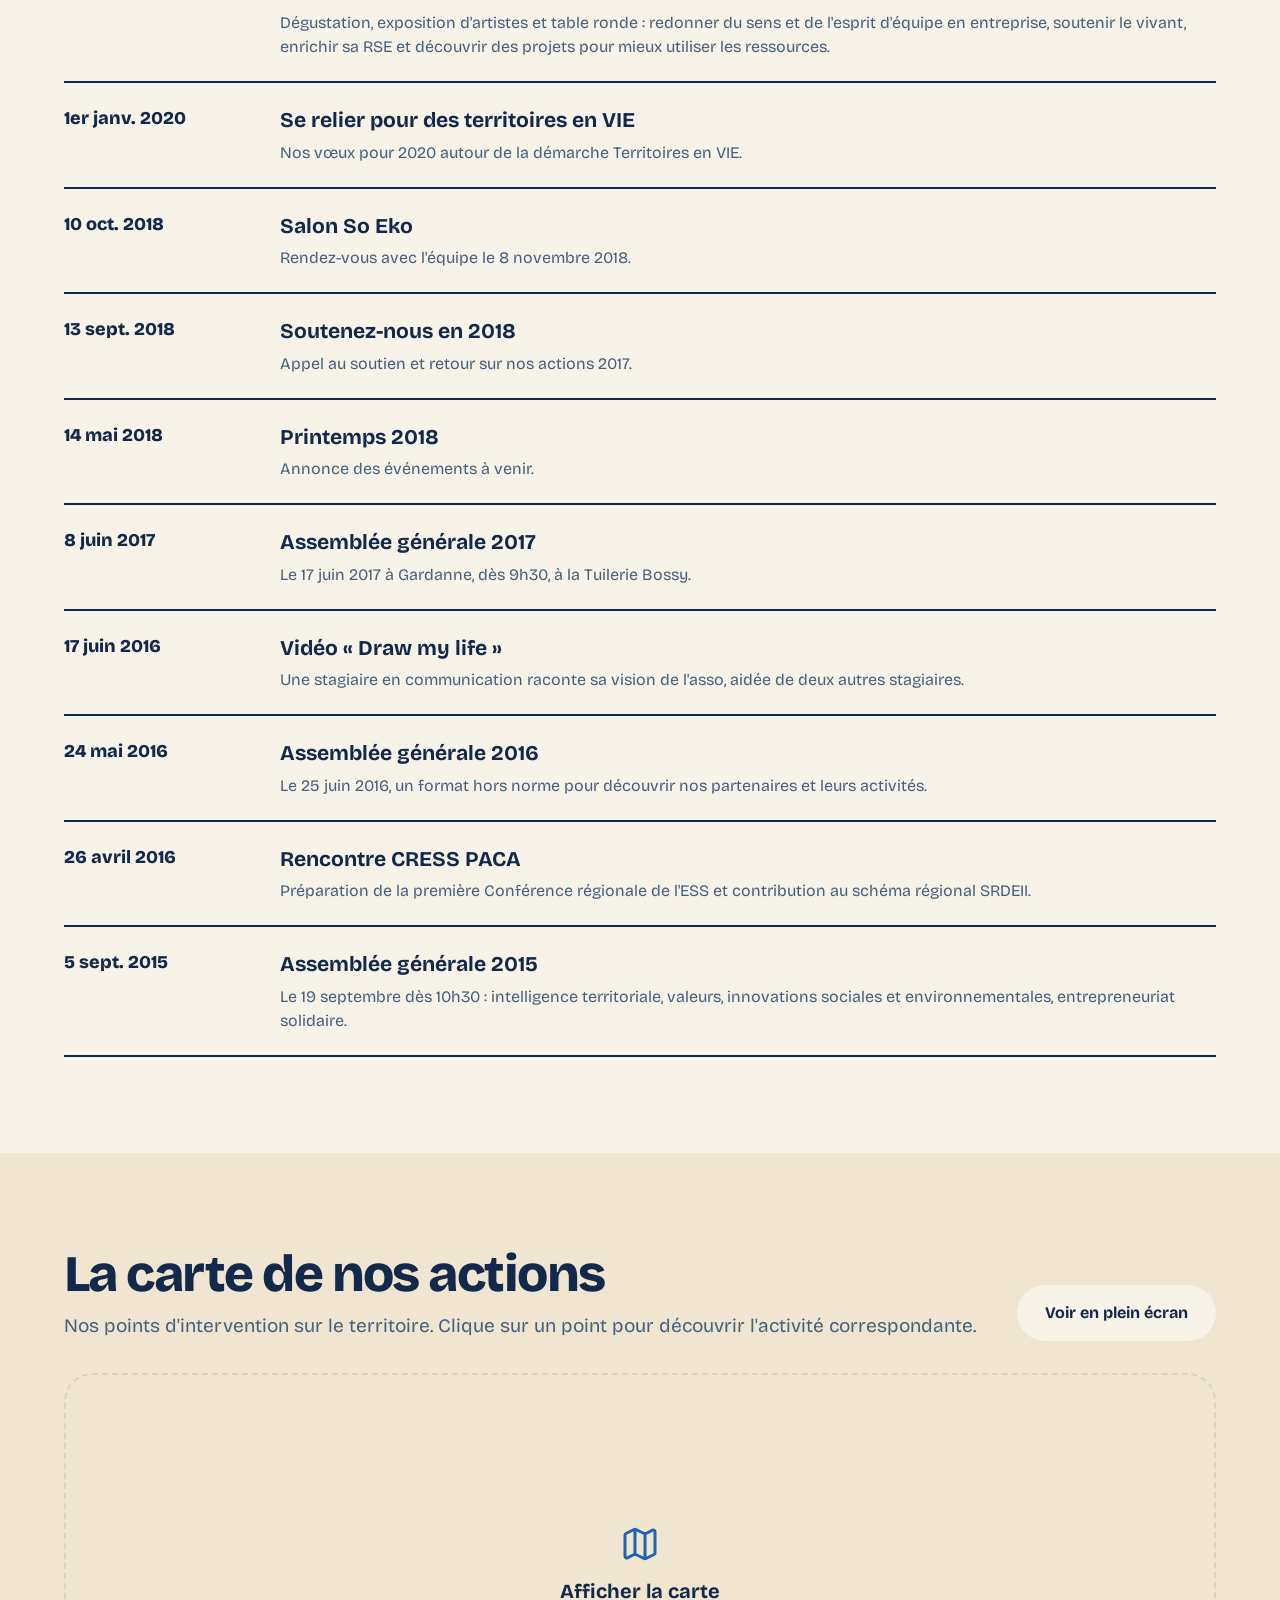
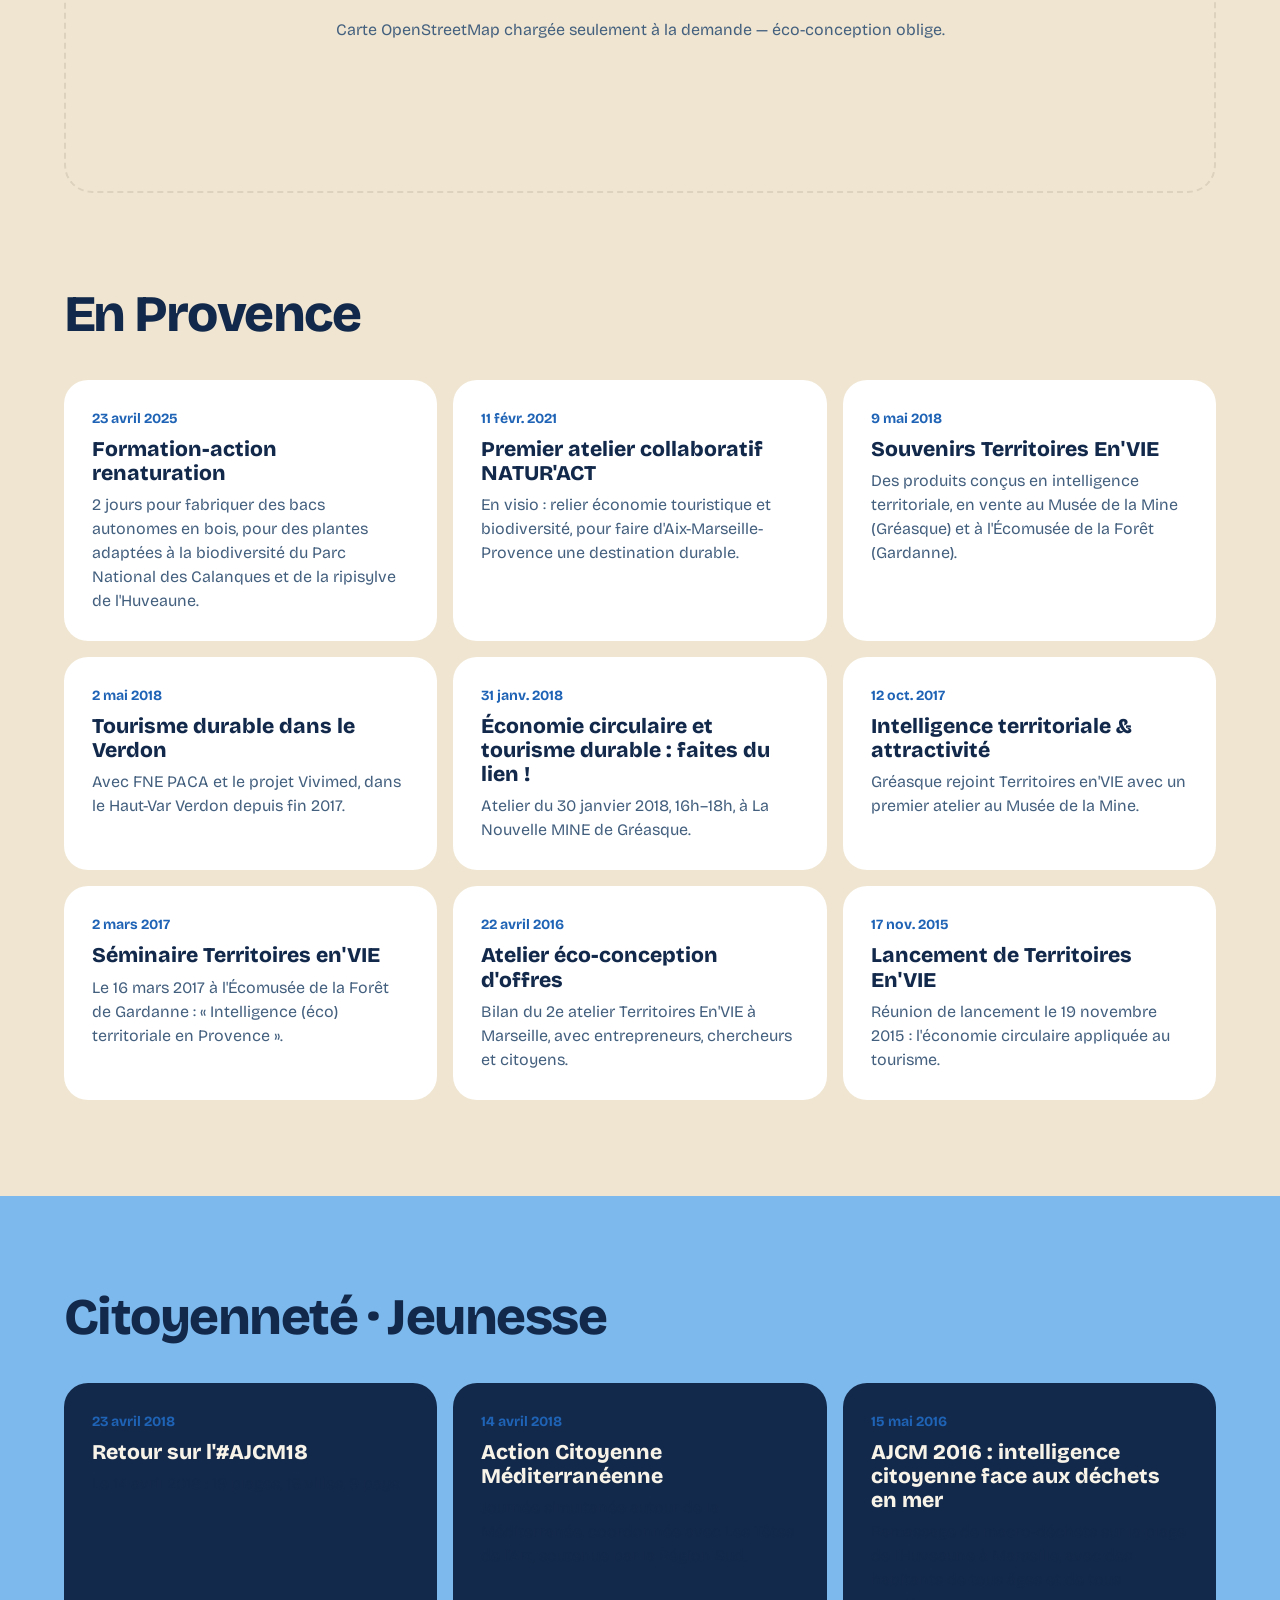
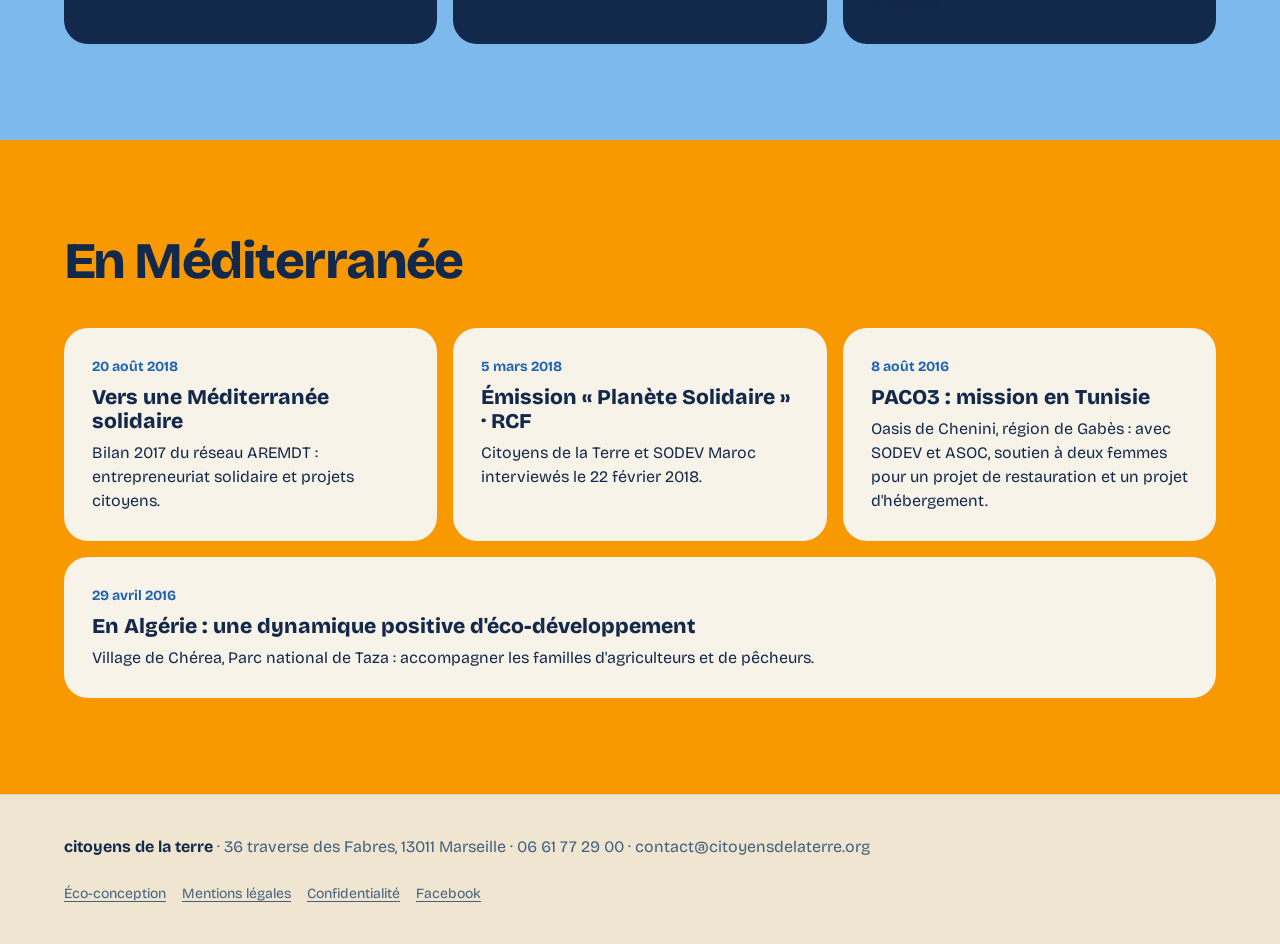
<file: actus.html>
<!doctype html>
<html lang="fr">
  <head>
    <meta charset="utf-8" />
    <meta name="viewport" content="width=device-width, initial-scale=1" />
    <title>Actualités — Citoyens de la Terre</title>
    <meta
      name="description"
      content="Événements, rencontres, carte collaborative et actualités en Provence et en Méditerranée."
    />
    <link rel="icon" href="assets/img/logo.svg" type="image/svg+xml" />
    <link rel="preconnect" href="https://fonts.googleapis.com" />
    <link rel="preconnect" href="https://fonts.gstatic.com" crossorigin />
    <link
      rel="stylesheet"
      href="https://fonts.googleapis.com/css2?family=Bricolage+Grotesque:opsz,wght@12..96,400..800&amp;display=swap"
    />
    <link rel="stylesheet" href="assets/css/style.css" />
  </head>
  <body data-page="actus">
    <header class="hdr">
      <div class="wrap">
        <a aria-label="Accueil" class="brand" href="index.html">
          <img alt="" height="52" src="assets/img/logo.svg" width="52" />
          citoyens de la terre
        </a>
        <button
          aria-controls="nav"
          aria-expanded="false"
          aria-label="Menu"
          class="burger"
          id="burger"
          type="button"
        >
          <img alt="" height="22" src="assets/icons/menu.svg" width="22" />
        </button>
        <nav class="nav" id="nav">
          <a class="lnk" href="asso.html">L'asso</a>
          <a class="lnk" href="actions.html">Actions</a>
          <a aria-current="page" class="lnk active" href="actus.html">Actus</a>
          <a class="lnk" href="contact.html">Contact</a>
          <a class="btn btn-accent" href="adherer.html">Adhérer</a>
        </nav>
      </div>
    </header>

    <main>
      <div class="wrap sec-sm pb-40">
        <div class="eyebrow">Actualités</div>
        <h1 class="h-page mt16">Ce qui bouge.</h1>
        <div class="chips mt32" id="rubriques">
          <a class="chip on" href="#evenements">Événements 2026</a>
          <a class="chip" href="#rencontres">Rencontres</a>
          <a class="chip" href="#carte">Carte citoyenne</a>
          <a class="chip" href="#provence">En Provence</a>
          <a class="chip" href="#jeunesse">Citoyenneté · Jeunesse</a>
          <a class="chip" href="#med">En Méditerranée</a>
        </div>
      </div>
      <div class="wrap g3 pb-80 items-stretch" id="evenements">
        <article class="ev c-accent">
          <div class="d">13 juin</div>
          <div class="s">Samedi 13 juin 2026</div>
          <h3>Assemblée générale : un événement citoyen</h3>
          <p>
            Au Château de Bois Luzy, entouré d'un parc boisé. Pas dispo ?
            <a class="u fw-700" href="asso.html#procuration">Donne procuration</a>.
          </p>
        </article>
        <article class="ev c-soft flex col">
          <div class="d">19 mai</div>
          <div class="s">2026 · IKEA La Valentine, Marseille 11e</div>
          <h3>
            Atelier « Économie circulaire » : une opportunité d'innovation pour les entreprises citoyennes et
            le territoire
          </h3>
          <p class="txt">Avec l'écosystème Symbiose Vallée, LEHV, PICTO et Amerma.</p>
          <div class="grow"></div>
          <a
            class="btn btn-strong mt24 self-start"
            data-toast="Redirection vers HelloAsso (désactivée dans la démo)."
            href="#"
            >Inscription HelloAsso</a
          >
        </article>
        <article class="ev c-soft">
          <div class="d">28 avril</div>
          <div class="s">2026 · 8h30–10h30</div>
          <h3>Atelier pour préserver l'eau et la biodiversité de notre territoire</h3>
          <p class="txt">
            Centre de production d'eau potable de Sainte-Marthe, chemin de Gibbes, 13014 Marseille. Visite de
            terrain puis atelier d'intelligence territoriale vers une feuille de route : économies d'eau,
            réutilisation des eaux usées traitées (REUT), solutions circulaires, renaturation, solutions
            fondées sur la nature.
          </p>
          <p class="txt fs-15">
            Partenaires : LEHV, SEM, EPAGE HUCA, Garcia Ingénierie, Pôle ALPHA, APAGE. Gratuit, inscription
            obligatoire.
          </p>
        </article>
      </div>
      <div class="on-soft sec pt-88" id="rencontres">
        <div class="wrap">
          <h2 class="h2s">Rencontres Citoyens de la Terre</h2>
          <div class="mt32" id="news">
            <div class="news-row">
              <div class="d">19 nov. 2024</div>
              <div>
                <h3>Soirée de bienfaisance</h3>
                <p>
                  Dégustation, exposition d'artistes et table ronde : redonner du sens et de l'esprit d'équipe
                  en entreprise, soutenir le vivant, enrichir sa RSE et découvrir des projets pour mieux
                  utiliser les ressources.
                </p>
              </div>
            </div>
            <div class="news-row">
              <div class="d">1er janv. 2020</div>
              <div>
                <h3>Se relier pour des territoires en VIE</h3>
                <p>Nos vœux pour 2020 autour de la démarche Territoires en VIE.</p>
              </div>
            </div>
            <div class="news-row">
              <div class="d">10 oct. 2018</div>
              <div>
                <h3>Salon So Eko</h3>
                <p>Rendez-vous avec l'équipe le 8 novembre 2018.</p>
              </div>
            </div>
            <div class="news-row">
              <div class="d">13 sept. 2018</div>
              <div>
                <h3>Soutenez-nous en 2018</h3>
                <p>Appel au soutien et retour sur nos actions 2017.</p>
              </div>
            </div>
            <div class="news-row">
              <div class="d">14 mai 2018</div>
              <div>
                <h3>Printemps 2018</h3>
                <p>Annonce des événements à venir.</p>
              </div>
            </div>
            <div class="news-row">
              <div class="d">8 juin 2017</div>
              <div>
                <h3>Assemblée générale 2017</h3>
                <p>Le 17 juin 2017 à Gardanne, dès 9h30, à la Tuilerie Bossy.</p>
              </div>
            </div>
            <div class="news-row">
              <div class="d">17 juin 2016</div>
              <div>
                <h3>Vidéo « Draw my life »</h3>
                <p>
                  Une stagiaire en communication raconte sa vision de l'asso, aidée de deux autres stagiaires.
                </p>
              </div>
            </div>
            <div class="news-row">
              <div class="d">24 mai 2016</div>
              <div>
                <h3>Assemblée générale 2016</h3>
                <p>
                  Le 25 juin 2016, un format hors norme pour découvrir nos partenaires et leurs activités.
                </p>
              </div>
            </div>
            <div class="news-row">
              <div class="d">26 avril 2016</div>
              <div>
                <h3>Rencontre CRESS PACA</h3>
                <p>
                  Préparation de la première Conférence régionale de l'ESS et contribution au schéma régional
                  SRDEII.
                </p>
              </div>
            </div>
            <div class="news-row">
              <div class="d">5 sept. 2015</div>
              <div>
                <h3>Assemblée générale 2015</h3>
                <p>
                  Le 19 septembre dès 10h30 : intelligence territoriale, valeurs, innovations sociales et
                  environnementales, entrepreneuriat solidaire.
                </p>
              </div>
            </div>
          </div>
        </div>
      </div>
      <div class="wrap sec" id="carte">
        <div class="between">
          <div>
            <h2 class="h2s">La carte de nos actions</h2>
            <p class="txt mt12 fs-19">
              Nos points d'intervention sur le territoire. Clique sur un point pour découvrir l'activité
              correspondante.
            </p>
          </div>
          <a class="btn btn-md btn-soft" data-toast="Ouvrira la carte uMap en plein écran." href="#"
            >Voir en plein écran</a
          >
        </div>
        <div class="mapbox mt32" id="mapbox">
          <img alt="" height="40" src="assets/icons/carte.svg" width="40" />
          <div class="t">Afficher la carte</div>
          <p class="txt">Carte OpenStreetMap chargée seulement à la demande — éco-conception oblige.</p>
        </div>
      </div>
      <div class="wrap pb-96" id="provence">
        <h2 class="h2s">En Provence</h2>
        <div class="g3 mt40 gap-16" id="provence-list">
          <article class="card c-white">
            <div class="date">23 avril 2025</div>
            <h3 class="mt8 fs-21">Formation-action renaturation</h3>
            <p class="txt mt8">
              2 jours pour fabriquer des bacs autonomes en bois, pour des plantes adaptées à la biodiversité
              du Parc National des Calanques et de la ripisylve de l'Huveaune.
            </p>
          </article>
          <article class="card c-white">
            <div class="date">11 févr. 2021</div>
            <h3 class="mt8 fs-21">Premier atelier collaboratif NATUR'ACT</h3>
            <p class="txt mt8">
              En visio : relier économie touristique et biodiversité, pour faire d'Aix-Marseille-Provence une
              destination durable.
            </p>
          </article>
          <article class="card c-white">
            <div class="date">9 mai 2018</div>
            <h3 class="mt8 fs-21">Souvenirs Territoires En'VIE</h3>
            <p class="txt mt8">
              Des produits conçus en intelligence territoriale, en vente au Musée de la Mine (Gréasque) et à
              l'Écomusée de la Forêt (Gardanne).
            </p>
          </article>
          <article class="card c-white">
            <div class="date">2 mai 2018</div>
            <h3 class="mt8 fs-21">Tourisme durable dans le Verdon</h3>
            <p class="txt mt8">
              Avec FNE PACA et le projet Vivimed, dans le Haut-Var Verdon depuis fin 2017.
            </p>
          </article>
          <article class="card c-white">
            <div class="date">31 janv. 2018</div>
            <h3 class="mt8 fs-21">Économie circulaire et tourisme durable : faites du lien !</h3>
            <p class="txt mt8">Atelier du 30 janvier 2018, 16h–18h, à La Nouvelle MINE de Gréasque.</p>
          </article>
          <article class="card c-white">
            <div class="date">12 oct. 2017</div>
            <h3 class="mt8 fs-21">Intelligence territoriale &amp; attractivité</h3>
            <p class="txt mt8">
              Gréasque rejoint Territoires en'VIE avec un premier atelier au Musée de la Mine.
            </p>
          </article>
          <article class="card c-white">
            <div class="date">2 mars 2017</div>
            <h3 class="mt8 fs-21">Séminaire Territoires en'VIE</h3>
            <p class="txt mt8">
              Le 16 mars 2017 à l'Écomusée de la Forêt de Gardanne : « Intelligence (éco) territoriale en
              Provence ».
            </p>
          </article>
          <article class="card c-white">
            <div class="date">22 avril 2016</div>
            <h3 class="mt8 fs-21">Atelier éco-conception d'offres</h3>
            <p class="txt mt8">
              Bilan du 2e atelier Territoires En'VIE à Marseille, avec entrepreneurs, chercheurs et citoyens.
            </p>
          </article>
          <article class="card c-white">
            <div class="date">17 nov. 2015</div>
            <h3 class="mt8 fs-21">Lancement de Territoires En'VIE</h3>
            <p class="txt mt8">
              Réunion de lancement le 19 novembre 2015 : l'économie circulaire appliquée au tourisme.
            </p>
          </article>
        </div>
      </div>
      <div class="c-accent sec" id="jeunesse">
        <div class="wrap">
          <h2 class="h2s">Citoyenneté · Jeunesse</h2>
          <div class="g3 mt40 gap-16">
            <article class="card c-strong">
              <div class="date">23 avril 2018</div>
              <h3 class="mt8 fs-21">Retour sur l'#AJCM18</h3>
              <p class="txt mt8">Le 14 avril 2018 : 19 plages, 16 villes, 9 pays.</p>
            </article>
            <article class="card c-strong">
              <div class="date">14 avril 2018</div>
              <h3 class="mt8 fs-21">Action Citoyenne Méditerranéenne</h3>
              <p class="txt mt8">
                Journée simultanée autour de la Méditerranée, coordonnée avec Les Têtes de l'Art, soutenue par
                la Région Sud.
              </p>
            </article>
            <article class="card c-strong">
              <div class="date">15 mai 2016</div>
              <h3 class="mt8 fs-21">AJCM 2016 : intelligence citoyenne face aux déchets en mer</h3>
              <p class="txt mt8">
                Ramassage de macro-déchets sur la plage de l'Huveaune à Marseille, avec des habitants de tous
                âges et de tous quartiers.
              </p>
            </article>
          </div>
        </div>
      </div>
      <div class="c-accent2 sec" id="med">
        <div class="wrap">
          <h2 class="h2s">En Méditerranée</h2>
          <div class="g3 mt40 gap-16">
            <article class="card c-soft">
              <div class="date">20 août 2018</div>
              <h3 class="mt8 fs-21">Vers une Méditerranée solidaire</h3>
              <p class="txt mt8">
                Bilan 2017 du réseau AREMDT : entrepreneuriat solidaire et projets citoyens.
              </p>
            </article>
            <article class="card c-soft">
              <div class="date">5 mars 2018</div>
              <h3 class="mt8 fs-21">Émission « Planète Solidaire » · RCF</h3>
              <p class="txt mt8">Citoyens de la Terre et SODEV Maroc interviewés le 22 février 2018.</p>
            </article>
            <article class="card c-soft">
              <div class="date">8 août 2016</div>
              <h3 class="mt8 fs-21">PACO3 : mission en Tunisie</h3>
              <p class="txt mt8">
                Oasis de Chenini, région de Gabès : avec SODEV et ASOC, soutien à deux femmes pour un projet
                de restauration et un projet d'hébergement.
              </p>
            </article>
          </div>
          <article class="card c-soft mt16">
            <div class="date">29 avril 2016</div>
            <h3 class="mt8 fs-21">En Algérie : une dynamique positive d'éco-développement</h3>
            <p class="txt mt8">
              Village de Chérea, Parc national de Taza : accompagner les familles d'agriculteurs et de
              pêcheurs.
            </p>
          </article>
        </div>
      </div>
    </main>

    <footer class="ftr-s">
      <div class="wrap">
        <p class="fw-700">
          citoyens de la terre<span class="txt fw-400">
            · 36 traverse des Fabres, 13011 Marseille · 06 61 77 29 00 · contact@citoyensdelaterre.org</span
          >
        </p>
        <div class="legal">
          <a href="eco-conception.html">Éco-conception</a
          ><a data-toast="Page à rédiger." href="#">Mentions légales</a
          ><a data-toast="Page à rédiger." href="#">Confidentialité</a
          ><a data-toast="Lien Facebook à ajouter." href="#">Facebook</a>
        </div>
      </div>
    </footer>

    <div class="toast" id="toast" role="status" aria-live="polite"></div>
    <script src="assets/js/main.js" defer></script>
    <script src="assets/js/evenements.js" defer></script>
    <script src="assets/js/carte.js" defer></script>
  </body>
</html>
</file>
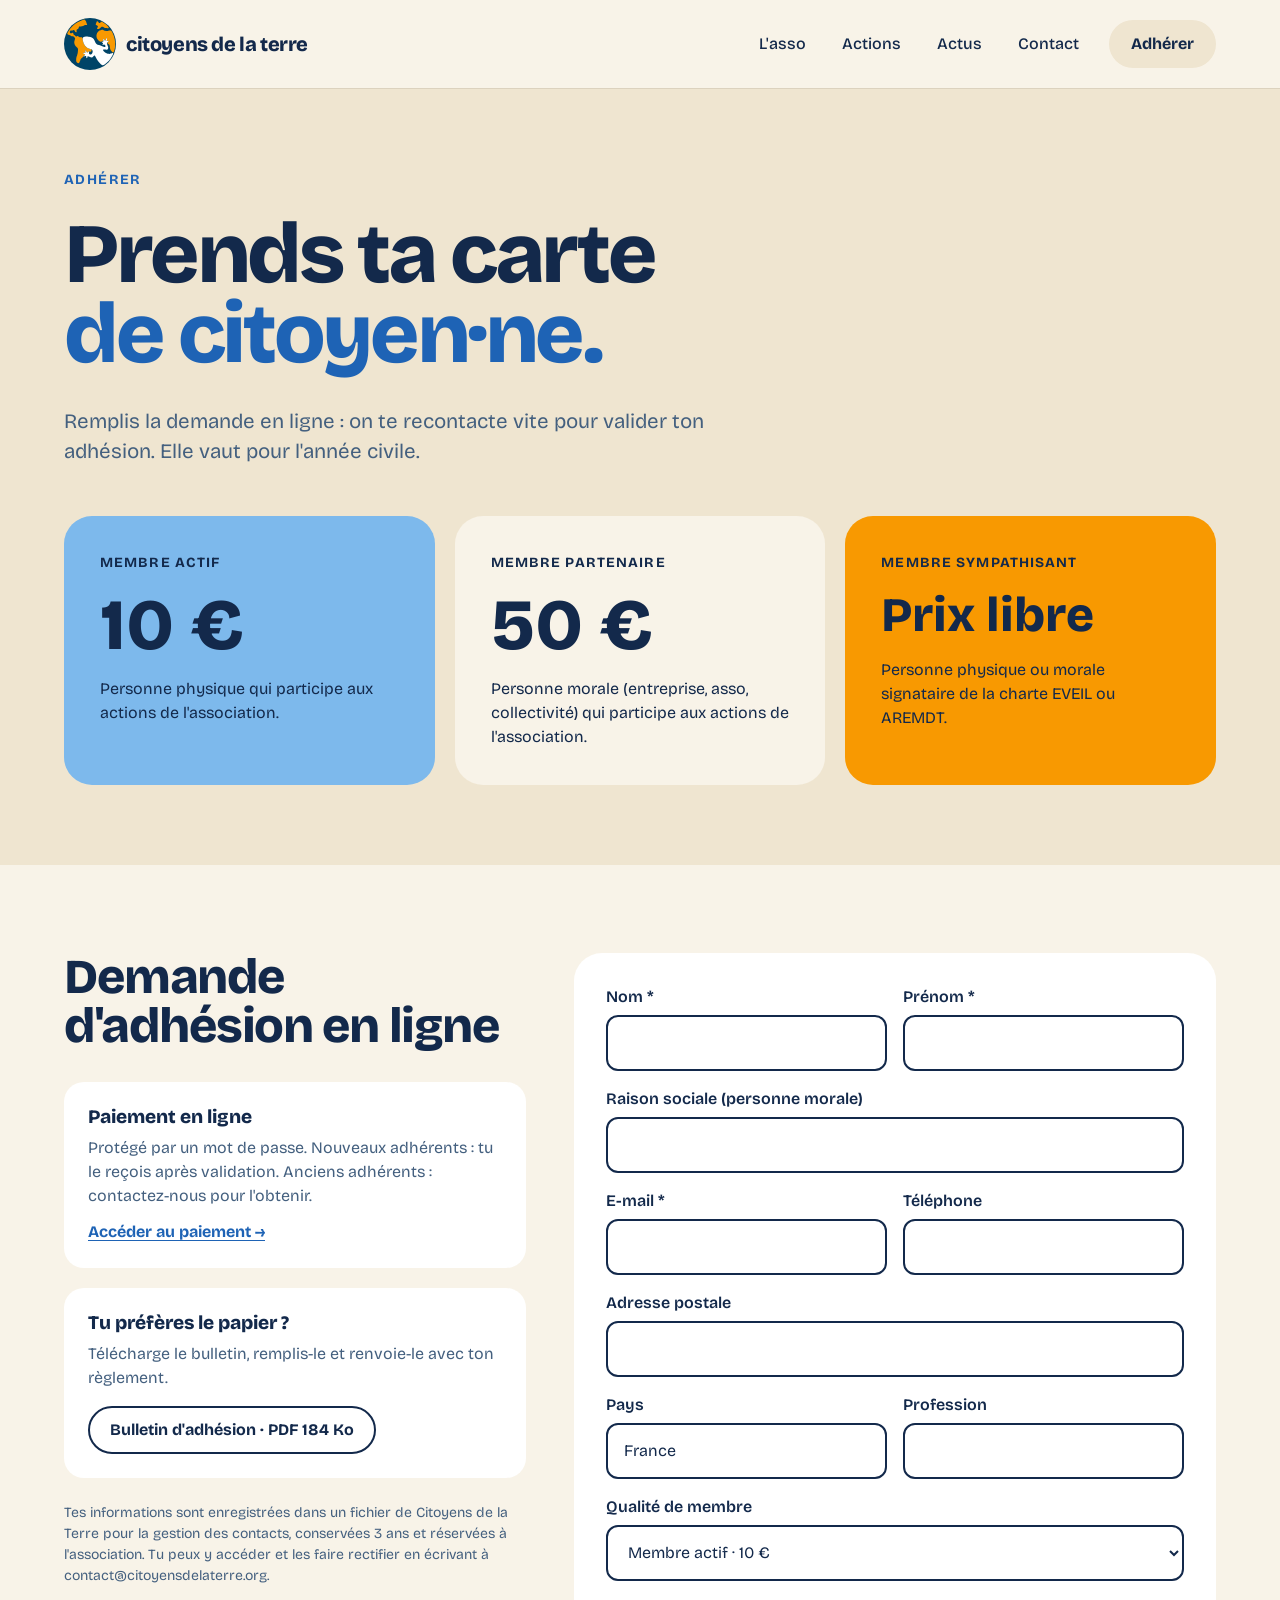
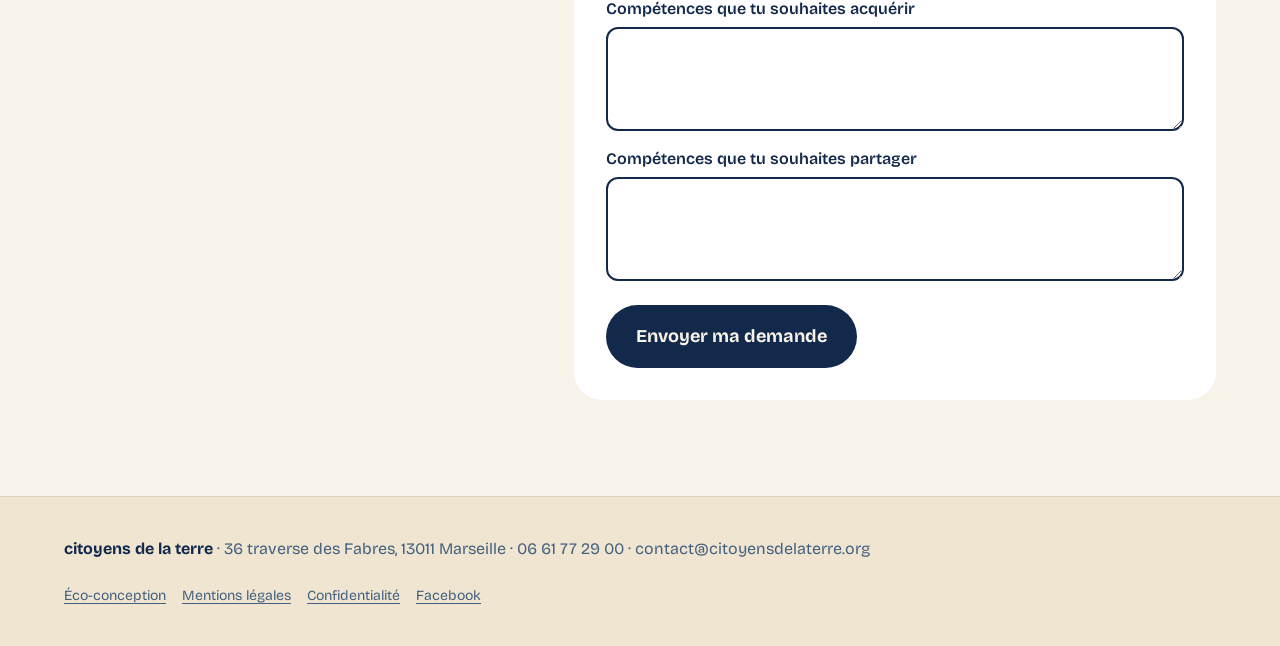
<file: adherer.html>
<!doctype html>
<html lang="fr">
  <head>
    <meta charset="utf-8" />
    <meta name="viewport" content="width=device-width, initial-scale=1" />
    <title>Adhérer — Citoyens de la Terre</title>
    <meta
      name="description"
      content="Adhère à Citoyens de la Terre : membre actif, partenaire ou sympathisant."
    />
    <link rel="icon" href="assets/img/logo.svg" type="image/svg+xml" />
    <link rel="preconnect" href="https://fonts.googleapis.com" />
    <link rel="preconnect" href="https://fonts.gstatic.com" crossorigin />
    <link
      rel="stylesheet"
      href="https://fonts.googleapis.com/css2?family=Bricolage+Grotesque:opsz,wght@12..96,400..800&amp;display=swap"
    />
    <link rel="stylesheet" href="assets/css/style.css" />
  </head>
  <body data-page="adherer">
    <header class="hdr">
      <div class="wrap">
        <a aria-label="Accueil" class="brand" href="index.html">
          <img alt="" height="52" src="assets/img/logo.svg" width="52" />
          citoyens de la terre
        </a>
        <button
          aria-controls="nav"
          aria-expanded="false"
          aria-label="Menu"
          class="burger"
          id="burger"
          type="button"
        >
          <img alt="" height="22" src="assets/icons/menu.svg" width="22" />
        </button>
        <nav class="nav" id="nav">
          <a class="lnk" href="asso.html">L'asso</a>
          <a class="lnk" href="actions.html">Actions</a>
          <a class="lnk" href="actus.html">Actus</a>
          <a class="lnk" href="contact.html">Contact</a>
          <a aria-current="page" class="btn btn-current" href="adherer.html">Adhérer</a>
        </nav>
      </div>
    </header>

    <main>
      <div class="wrap sec-sm">
        <div class="eyebrow">Adhérer</div>
        <h1 class="h-page mt24">Prends ta carte<br /><span class="accent">de citoyen·ne.</span></h1>
        <p class="lead mt32 mw-640">
          Remplis la demande en ligne : on te recontacte vite pour valider ton adhésion. Elle vaut pour
          l'année civile.
        </p>
        <div class="g3 mt48">
          <div class="formule c-accent" data-formule="0">
            <div class="k">Membre actif</div>
            <div class="p">10 €</div>
            <p>Personne physique qui participe aux actions de l'association.</p>
          </div>
          <div class="formule c-soft" data-formule="1">
            <div class="k">Membre partenaire</div>
            <div class="p">50 €</div>
            <p>
              Personne morale (entreprise, asso, collectivité) qui participe aux actions de l'association.
            </p>
          </div>
          <div class="formule c-accent2" data-formule="2">
            <div class="k">Membre sympathisant</div>
            <div class="p sm">Prix libre</div>
            <p>Personne physique ou morale signataire de la charte EVEIL ou AREMDT.</p>
          </div>
        </div>
      </div>
      <div class="on-soft sec pt-88" id="demande">
        <div class="wrap adh-grid">
          <div>
            <h2 class="fs-36-52 lh-1 ls-n3">Demande d'adhésion en ligne</h2>
            <div class="card c-white mt32 r-20 p-24">
              <h3 class="fs-19">Paiement en ligne</h3>
              <p class="txt mt8">
                Protégé par un mot de passe. Nouveaux adhérents : tu le reçois après validation. Anciens
                adhérents : contactez-nous pour l'obtenir.
              </p>
              <a
                class="u mt12 ib fw-700 text-accent"
                data-toast="Espace de paiement protégé (à brancher)."
                href="#"
                >Accéder au paiement →</a
              >
            </div>
            <div class="card c-white mt20 r-20 p-24">
              <h3 class="fs-19">Tu préfères le papier ?</h3>
              <p class="txt mt8">Télécharge le bulletin, remplis-le et renvoie-le avec ton règlement.</p>
              <a class="btn btn-outline mt16" data-toast="Le bulletin PDF sera téléchargeable ici." href="#"
                >Bulletin d'adhésion · PDF 184 Ko</a
              >
            </div>
            <p class="note mt24">
              Tes informations sont enregistrées dans un fichier de Citoyens de la Terre pour la gestion des
              contacts, conservées 3 ans et réservées à l'association. Tu peux y accéder et les faire
              rectifier en écrivant à contact@citoyensdelaterre.org.
            </p>
          </div>
          <form
            class="form c-white"
            data-form=""
            data-ok="Demande envoyée"
            data-ok-text="Bienvenue parmi les citoyen·nes de la Terre ! On te recontacte vite pour valider ton adhésion (démo : rien n'est réellement envoyé)."
            id="adhForm"
            novalidate=""
          >
            <div class="fgrid">
              <div class="field">
                <label>Nom *</label><input required="" /><span class="err">Champ obligatoire</span>
              </div>
              <div class="field">
                <label>Prénom *</label><input required="" /><span class="err">Champ obligatoire</span>
              </div>
              <div class="field full"><label>Raison sociale (personne morale)</label><input /></div>
              <div class="field">
                <label>E-mail *</label><input required="" type="email" /><span class="err"
                  >E-mail valide obligatoire</span
                >
              </div>
              <div class="field"><label>Téléphone</label><input type="tel" /></div>
              <div class="field full"><label>Adresse postale</label><input /></div>
              <div class="field"><label>Pays</label><input value="France" /></div>
              <div class="field"><label>Profession</label><input /></div>
              <div class="field full">
                <label>Qualité de membre</label
                ><select id="qualite">
                  <option>Membre actif · 10 €</option>
                  <option>Membre partenaire · 50 €</option>
                  <option>Membre sympathisant · prix libre</option>
                </select>
              </div>
              <div class="field full">
                <label>Compétences que tu souhaites acquérir</label><textarea></textarea>
              </div>
              <div class="field full">
                <label>Compétences que tu souhaites partager</label><textarea></textarea>
              </div>
            </div>
            <button class="btn btn-lg btn-strong mt24" type="submit">Envoyer ma demande</button>
          </form>
        </div>
      </div>
    </main>

    <footer class="ftr-s">
      <div class="wrap">
        <p class="fw-700">
          citoyens de la terre<span class="txt fw-400">
            · 36 traverse des Fabres, 13011 Marseille · 06 61 77 29 00 · contact@citoyensdelaterre.org</span
          >
        </p>
        <div class="legal">
          <a href="eco-conception.html">Éco-conception</a
          ><a data-toast="Page à rédiger." href="#">Mentions légales</a
          ><a data-toast="Page à rédiger." href="#">Confidentialité</a
          ><a data-toast="Lien Facebook à ajouter." href="#">Facebook</a>
        </div>
      </div>
    </footer>

    <div class="toast" id="toast" role="status" aria-live="polite"></div>
    <script src="assets/js/main.js" defer></script>
  </body>
</html>
</file>
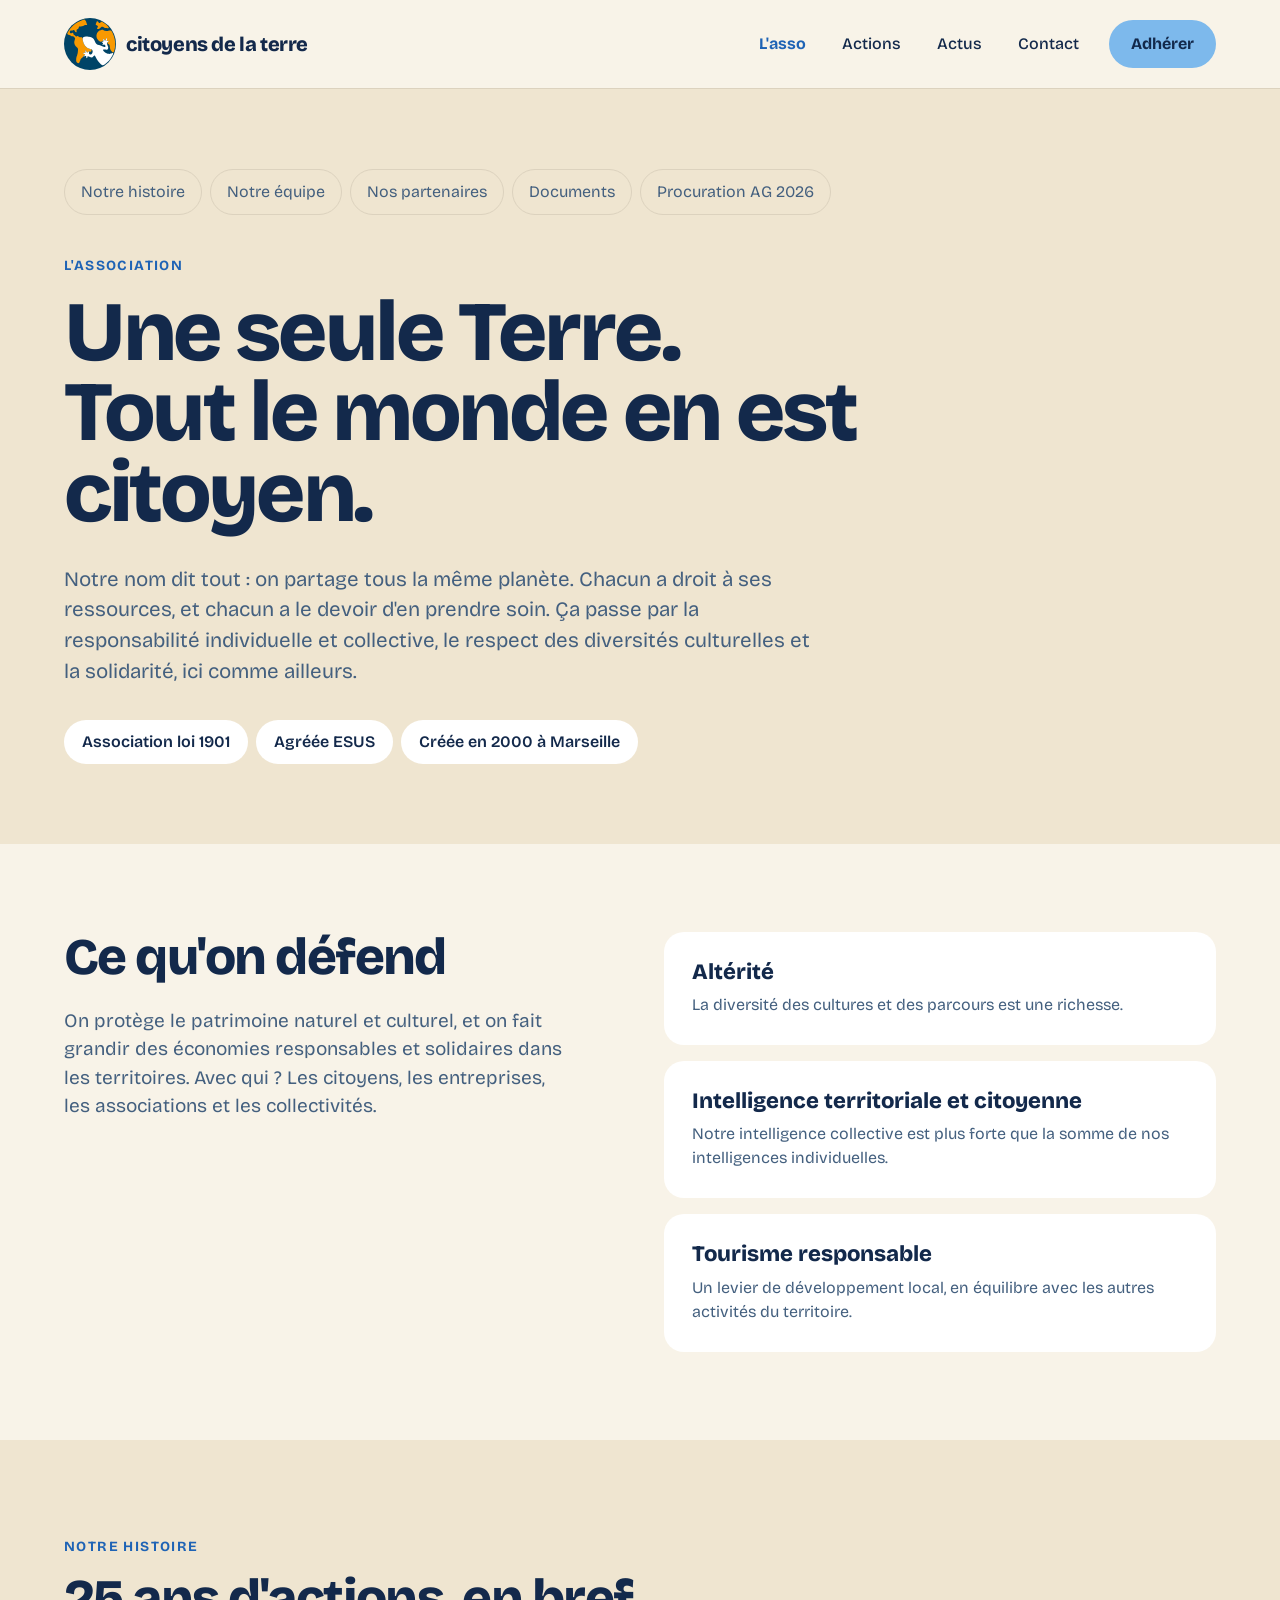
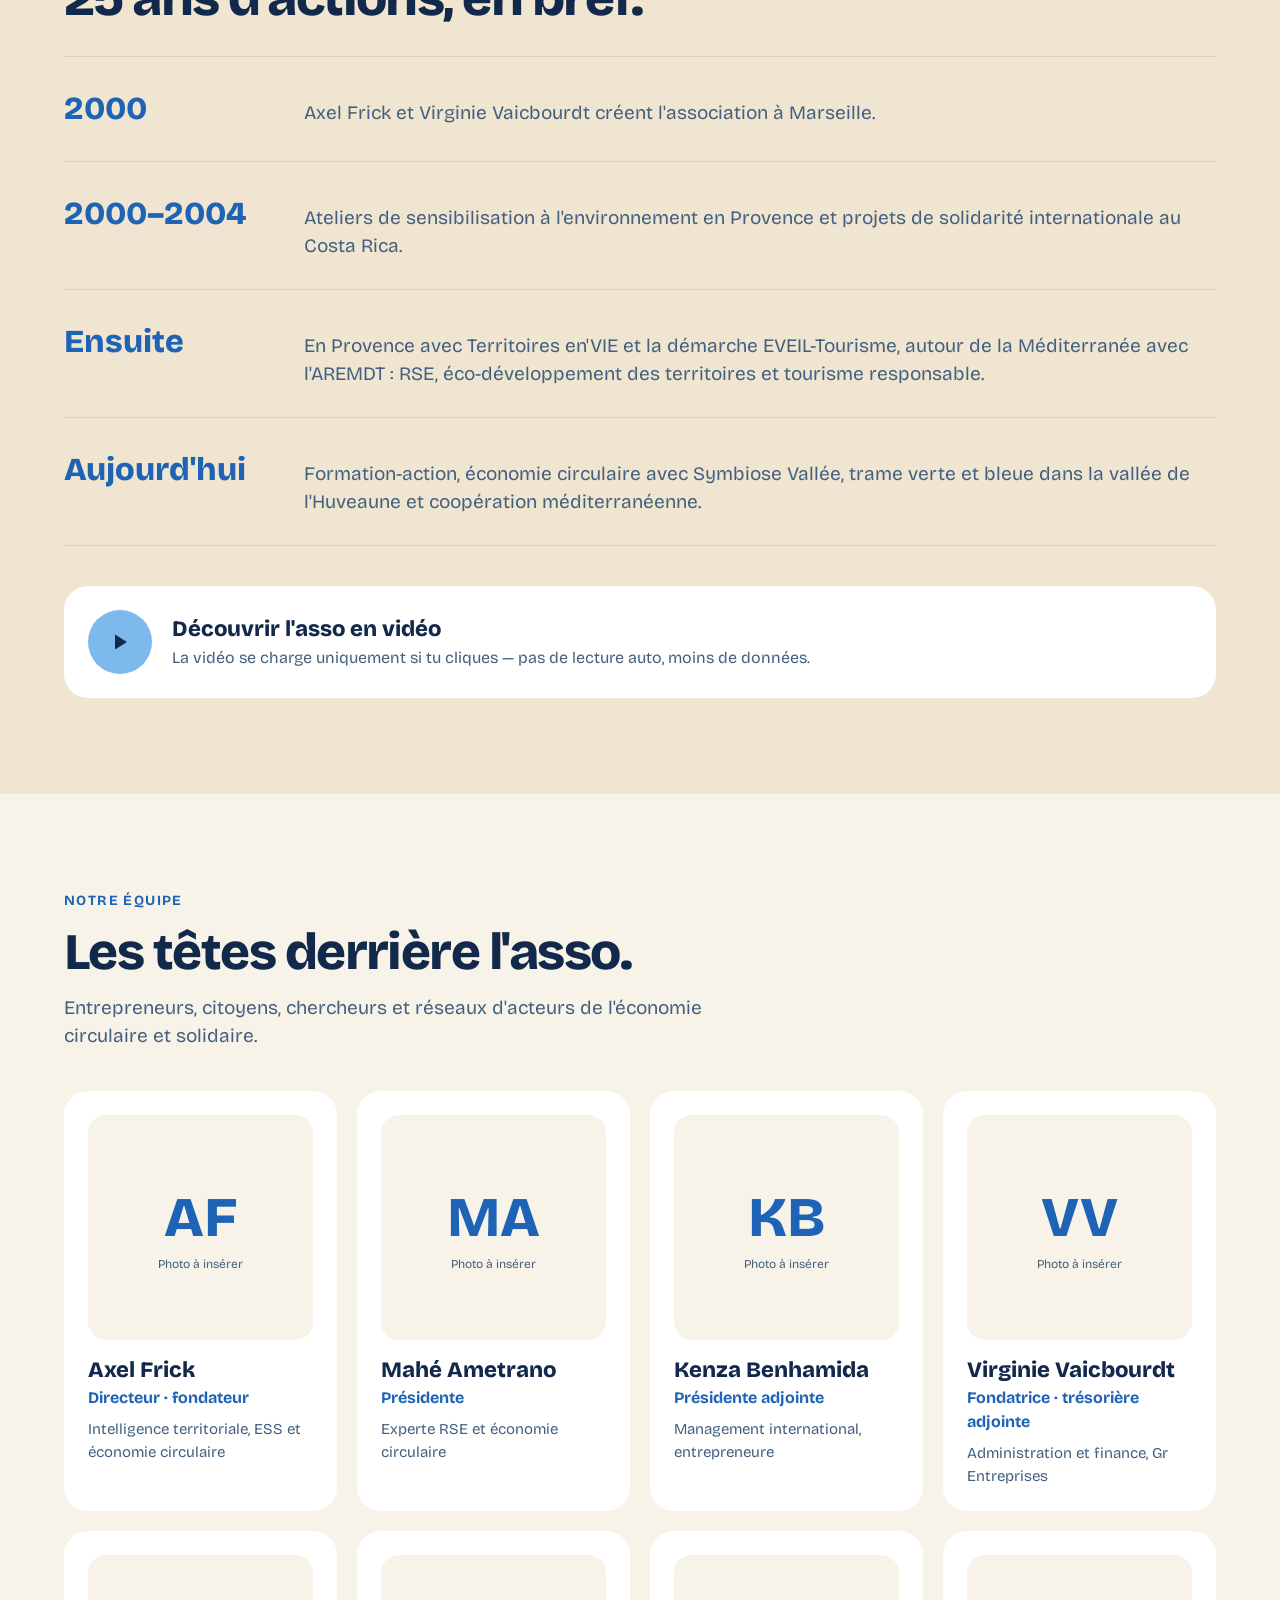
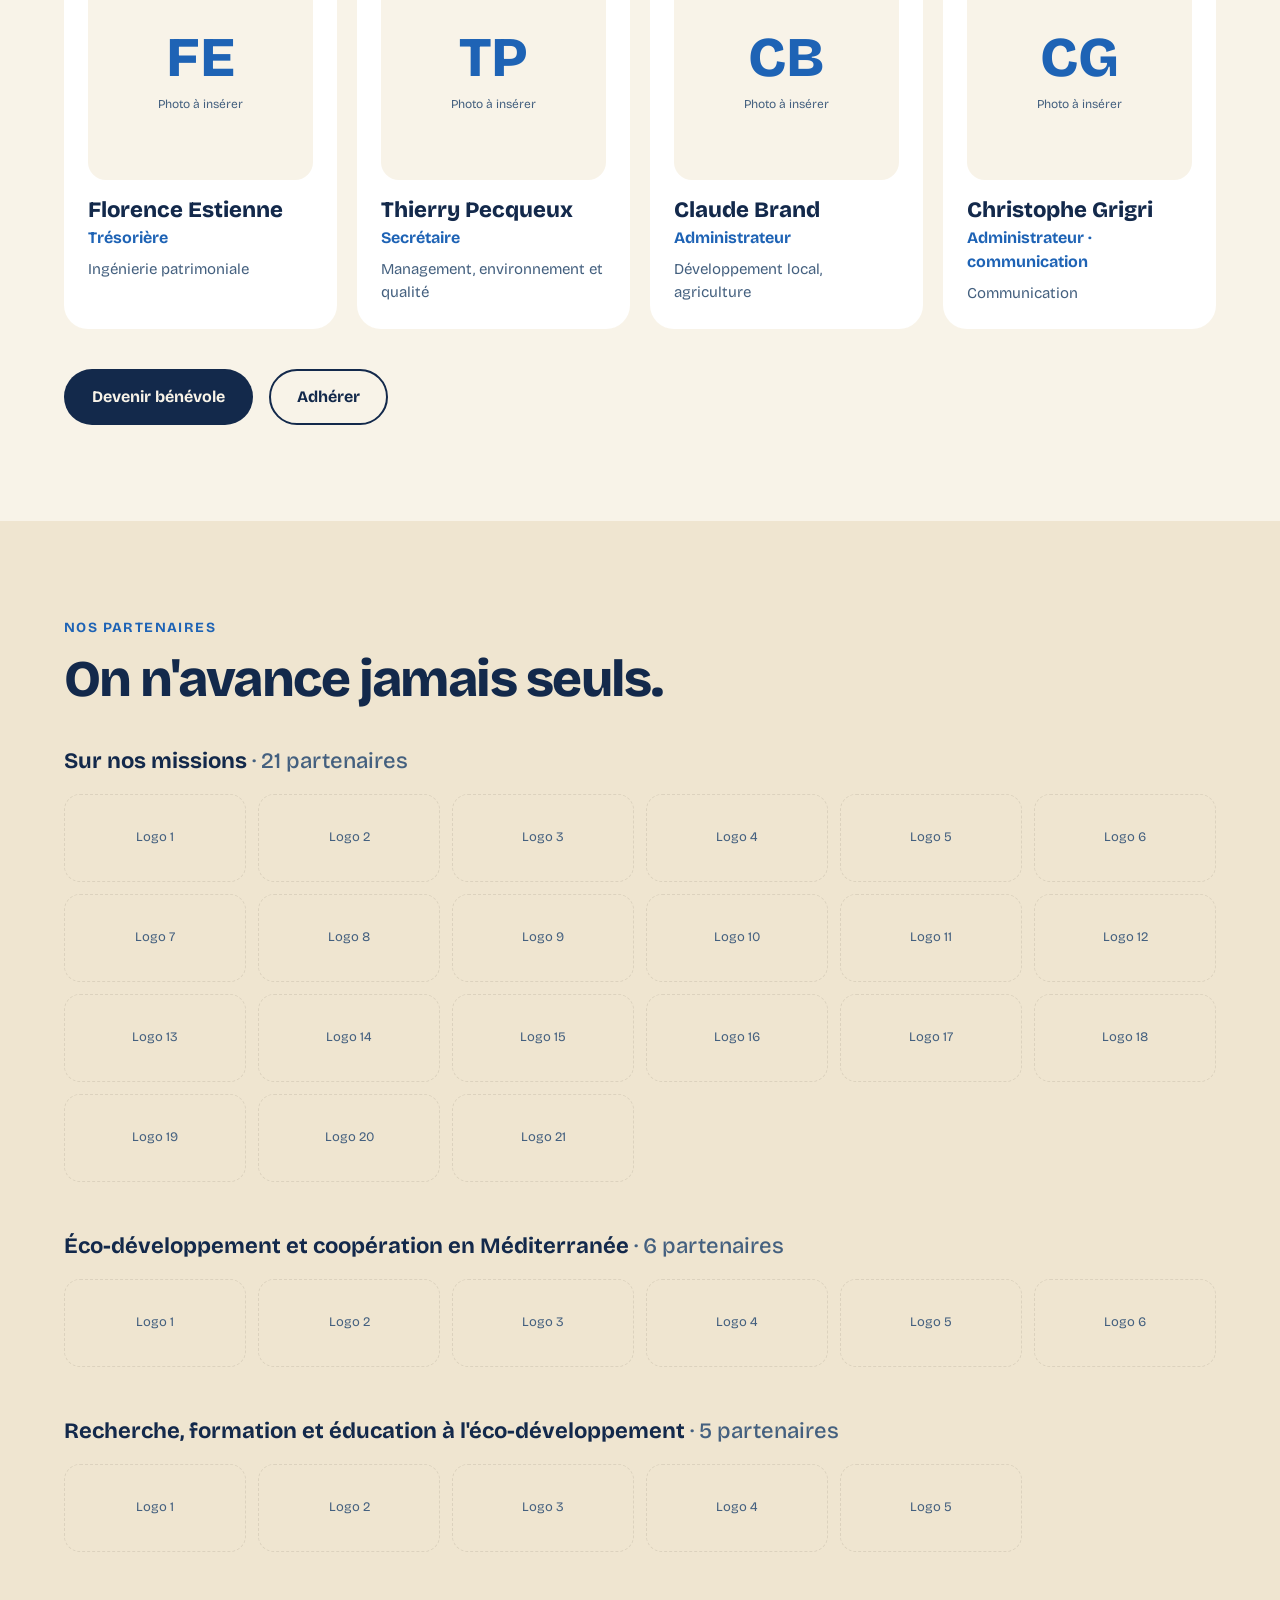
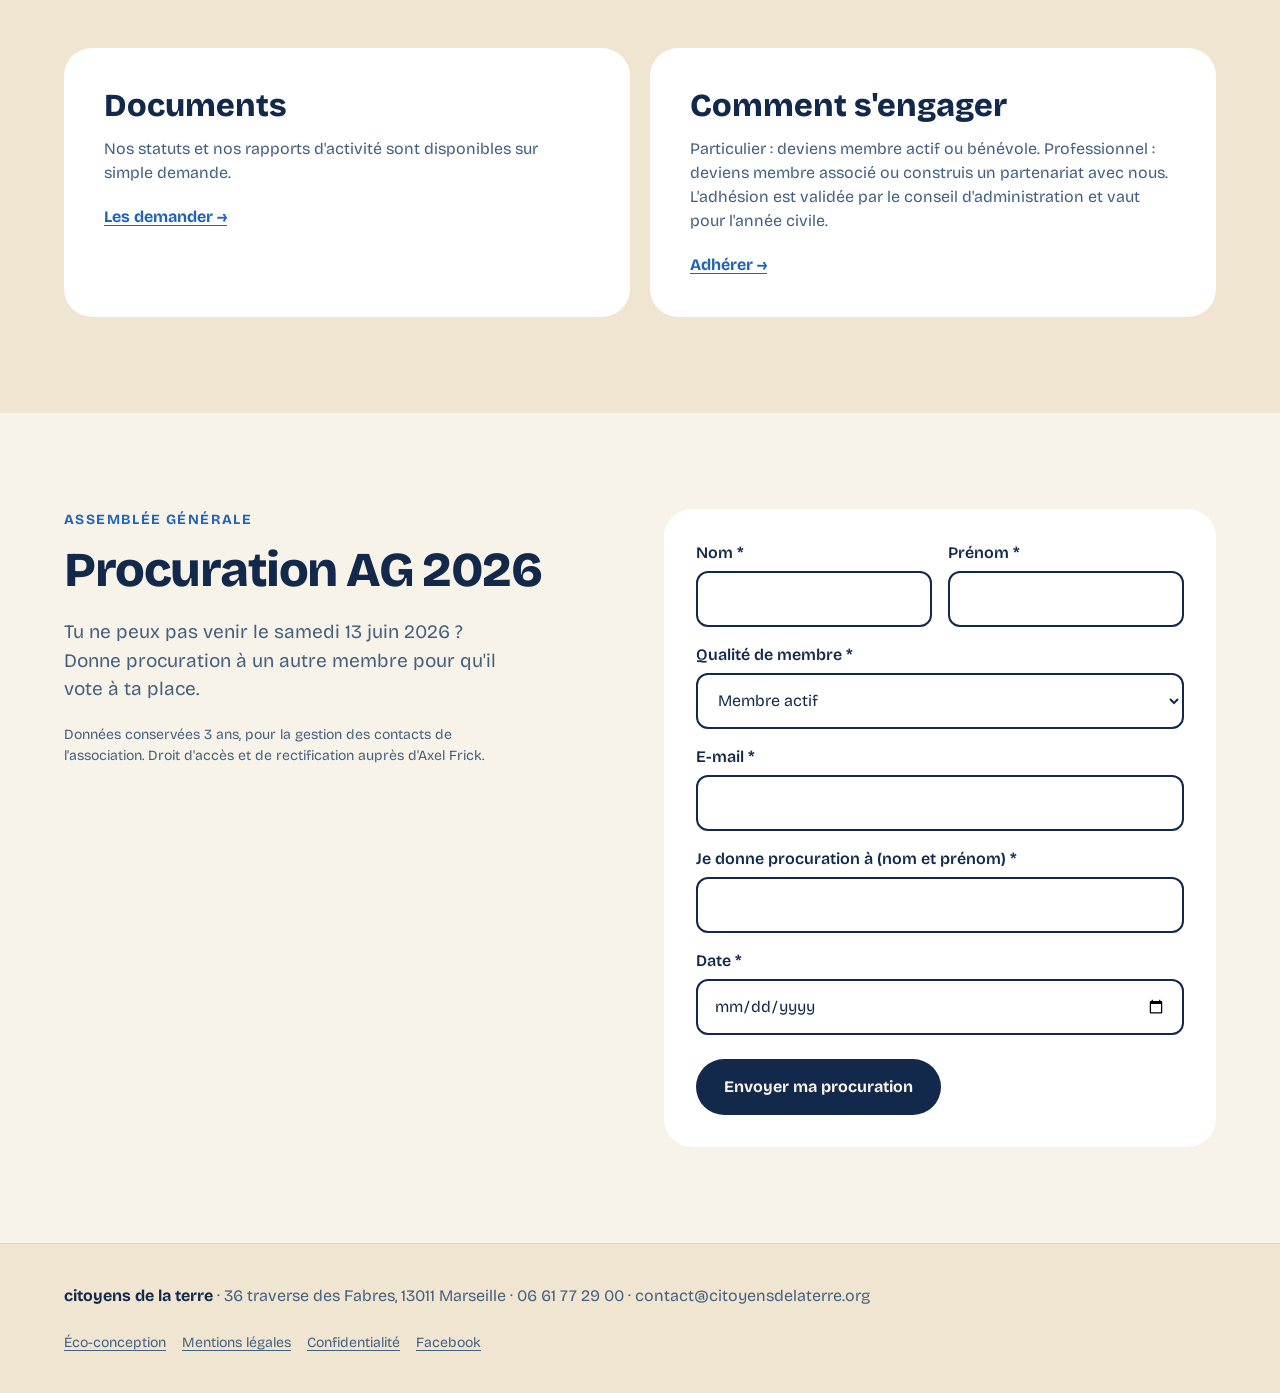
<file: asso.html>
<!doctype html>
<html lang="fr">
  <head>
    <meta charset="utf-8" />
    <meta name="viewport" content="width=device-width, initial-scale=1" />
    <title>L'association — Citoyens de la Terre</title>
    <meta
      name="description"
      content="Association loi 1901 agréée ESUS, créée en 2000 à Marseille : notre histoire, nos valeurs, notre équipe et nos partenaires."
    />
    <link rel="icon" href="assets/img/logo.svg" type="image/svg+xml" />
    <link rel="preconnect" href="https://fonts.googleapis.com" />
    <link rel="preconnect" href="https://fonts.gstatic.com" crossorigin />
    <link
      rel="stylesheet"
      href="https://fonts.googleapis.com/css2?family=Bricolage+Grotesque:opsz,wght@12..96,400..800&amp;display=swap"
    />
    <link rel="stylesheet" href="assets/css/style.css" />
  </head>
  <body data-page="asso">
    <header class="hdr">
      <div class="wrap">
        <a aria-label="Accueil" class="brand" href="index.html">
          <img alt="" height="52" src="assets/img/logo.svg" width="52" />
          citoyens de la terre
        </a>
        <button
          aria-controls="nav"
          aria-expanded="false"
          aria-label="Menu"
          class="burger"
          id="burger"
          type="button"
        >
          <img alt="" height="22" src="assets/icons/menu.svg" width="22" />
        </button>
        <nav class="nav" id="nav">
          <a aria-current="page" class="lnk active" href="asso.html">L'asso</a>
          <a class="lnk" href="actions.html">Actions</a>
          <a class="lnk" href="actus.html">Actus</a>
          <a class="lnk" href="contact.html">Contact</a>
          <a class="btn btn-accent" href="adherer.html">Adhérer</a>
        </nav>
      </div>
    </header>

    <main>
      <div class="wrap sec-sm">
        <div class="chips">
          <a class="chip" href="#histoire">Notre histoire</a>
          <a class="chip" href="#equipe">Notre équipe</a>
          <a class="chip" href="#partenaires">Nos partenaires</a>
          <a class="chip" href="#documents">Documents</a>
          <a class="chip" href="#procuration">Procuration AG 2026</a>
        </div>
        <div class="eyebrow mt40">L'association</div>
        <h1 class="h-page mt16 mw-800">Une seule Terre. Tout le monde en est citoyen.</h1>
        <p class="lead mt32 mw-760">
          Notre nom dit tout : on partage tous la même planète. Chacun a droit à ses ressources, et chacun a
          le devoir d'en prendre soin. Ça passe par la responsabilité individuelle et collective, le respect
          des diversités culturelles et la solidarité, ici comme ailleurs.
        </p>
        <div class="row mt32 gap-8">
          <span class="pill">Association loi 1901</span><span class="pill">Agréée ESUS</span
          ><span class="pill">Créée en 2000 à Marseille</span>
        </div>
      </div>
      <div class="on-soft py-88">
        <div class="wrap g2 gap-48 items-start">
          <div>
            <h2 class="h2s">Ce qu'on défend</h2>
            <p class="txt mt24 fs-19 mw-500">
              On protège le patrimoine naturel et culturel, et on fait grandir des économies responsables et
              solidaires dans les territoires. Avec qui ? Les citoyens, les entreprises, les associations et
              les collectivités.
            </p>
          </div>
          <div class="flex col gap-16">
            <div class="card c-white r-20">
              <h3>Altérité</h3>
              <p class="txt mt8">La diversité des cultures et des parcours est une richesse.</p>
            </div>
            <div class="card c-white r-20">
              <h3>Intelligence territoriale et citoyenne</h3>
              <p class="txt mt8">
                Notre intelligence collective est plus forte que la somme de nos intelligences individuelles.
              </p>
            </div>
            <div class="card c-white r-20">
              <h3>Tourisme responsable</h3>
              <p class="txt mt8">
                Un levier de développement local, en équilibre avec les autres activités du territoire.
              </p>
            </div>
          </div>
        </div>
      </div>
      <div class="wrap sec" id="histoire">
        <div class="eyebrow">Notre histoire</div>
        <h2 class="h2s mt16">25 ans d'actions, en bref.</h2>
        <div class="mt32">
          <div class="timeline-row">
            <div class="y">2000</div>
            <p>Axel Frick et Virginie Vaicbourdt créent l'association à Marseille.</p>
          </div>
          <div class="timeline-row">
            <div class="y">2000–2004</div>
            <p>
              Ateliers de sensibilisation à l'environnement en Provence et projets de solidarité
              internationale au Costa Rica.
            </p>
          </div>
          <div class="timeline-row">
            <div class="y">Ensuite</div>
            <p>
              En Provence avec Territoires en'VIE et la démarche EVEIL-Tourisme, autour de la Méditerranée
              avec l'AREMDT : RSE, éco-développement des territoires et tourisme responsable.
            </p>
          </div>
          <div class="timeline-row">
            <div class="y">Aujourd'hui</div>
            <p>
              Formation-action, économie circulaire avec Symbiose Vallée, trame verte et bleue dans la vallée
              de l'Huveaune et coopération méditerranéenne.
            </p>
          </div>
        </div>
        <div class="video mt40" data-toast="La vidéo YouTube se chargera ici, uniquement au clic.">
          <div class="play"><img alt="" height="24" src="assets/icons/play.svg" width="24" /></div>
          <div>
            <div class="fw-800 fs-22">Découvrir l'asso en vidéo</div>
            <p class="txt">
              La vidéo se charge uniquement si tu cliques — pas de lecture auto, moins de données.
            </p>
          </div>
        </div>
      </div>
      <div class="on-soft sec" id="equipe">
        <div class="wrap">
          <div class="eyebrow">Notre équipe</div>
          <h2 class="h2s mt16">Les têtes derrière l'asso.</h2>
          <p class="txt mt16 fs-19 mw-700">
            Entrepreneurs, citoyens, chercheurs et réseaux d'acteurs de l'économie circulaire et solidaire.
          </p>
          <div class="g4 mt40" id="team">
            <div class="person">
              <div class="ph"><b>AF</b><small>Photo à insérer</small></div>
              <h3>Axel Frick</h3>
              <div class="role">Directeur · fondateur</div>
              <p class="desc">Intelligence territoriale, ESS et économie circulaire</p>
            </div>
            <div class="person">
              <div class="ph"><b>MA</b><small>Photo à insérer</small></div>
              <h3>Mahé Ametrano</h3>
              <div class="role">Présidente</div>
              <p class="desc">Experte RSE et économie circulaire</p>
            </div>
            <div class="person">
              <div class="ph"><b>KB</b><small>Photo à insérer</small></div>
              <h3>Kenza Benhamida</h3>
              <div class="role">Présidente adjointe</div>
              <p class="desc">Management international, entrepreneure</p>
            </div>
            <div class="person">
              <div class="ph"><b>VV</b><small>Photo à insérer</small></div>
              <h3>Virginie Vaicbourdt</h3>
              <div class="role">Fondatrice · trésorière adjointe</div>
              <p class="desc">Administration et finance, Gr Entreprises</p>
            </div>
            <div class="person">
              <div class="ph"><b>FE</b><small>Photo à insérer</small></div>
              <h3>Florence Estienne</h3>
              <div class="role">Trésorière</div>
              <p class="desc">Ingénierie patrimoniale</p>
            </div>
            <div class="person">
              <div class="ph"><b>TP</b><small>Photo à insérer</small></div>
              <h3>Thierry Pecqueux</h3>
              <div class="role">Secrétaire</div>
              <p class="desc">Management, environnement et qualité</p>
            </div>
            <div class="person">
              <div class="ph"><b>CB</b><small>Photo à insérer</small></div>
              <h3>Claude Brand</h3>
              <div class="role">Administrateur</div>
              <p class="desc">Développement local, agriculture</p>
            </div>
            <div class="person">
              <div class="ph"><b>CG</b><small>Photo à insérer</small></div>
              <h3>Christophe Grigri</h3>
              <div class="role">Administrateur · communication</div>
              <p class="desc">Communication</p>
            </div>
          </div>
          <div class="row mt40">
            <a class="btn btn-md btn-strong" href="contact.html">Devenir bénévole</a>
            <a class="btn btn-md btn-outline" href="adherer.html">Adhérer</a>
          </div>
        </div>
      </div>
      <div class="wrap sec" id="partenaires">
        <div class="eyebrow">Nos partenaires</div>
        <h2 class="h2s mt16">On n'avance jamais seuls.</h2>
        <div class="pgroup mt40">Sur nos missions <span>· 21 partenaires</span></div>
        <div class="logos" data-logos="21">
          <div class="logo-box">Logo 1</div>
          <div class="logo-box">Logo 2</div>
          <div class="logo-box">Logo 3</div>
          <div class="logo-box">Logo 4</div>
          <div class="logo-box">Logo 5</div>
          <div class="logo-box">Logo 6</div>
          <div class="logo-box">Logo 7</div>
          <div class="logo-box">Logo 8</div>
          <div class="logo-box">Logo 9</div>
          <div class="logo-box">Logo 10</div>
          <div class="logo-box">Logo 11</div>
          <div class="logo-box">Logo 12</div>
          <div class="logo-box">Logo 13</div>
          <div class="logo-box">Logo 14</div>
          <div class="logo-box">Logo 15</div>
          <div class="logo-box">Logo 16</div>
          <div class="logo-box">Logo 17</div>
          <div class="logo-box">Logo 18</div>
          <div class="logo-box">Logo 19</div>
          <div class="logo-box">Logo 20</div>
          <div class="logo-box">Logo 21</div>
        </div>
        <div class="pgroup mt48">
          Éco-développement et coopération en Méditerranée <span>· 6 partenaires</span>
        </div>
        <div class="logos" data-logos="6">
          <div class="logo-box">Logo 1</div>
          <div class="logo-box">Logo 2</div>
          <div class="logo-box">Logo 3</div>
          <div class="logo-box">Logo 4</div>
          <div class="logo-box">Logo 5</div>
          <div class="logo-box">Logo 6</div>
        </div>
        <div class="pgroup mt48">
          Recherche, formation et éducation à l'éco-développement <span>· 5 partenaires</span>
        </div>
        <div class="logos" data-logos="5">
          <div class="logo-box">Logo 1</div>
          <div class="logo-box">Logo 2</div>
          <div class="logo-box">Logo 3</div>
          <div class="logo-box">Logo 4</div>
          <div class="logo-box">Logo 5</div>
        </div>
      </div>
      <div class="wrap g2 pb-96" id="documents">
        <div class="card c-white r-28 p-40">
          <h3 class="fs-32">Documents</h3>
          <p class="txt mt12">Nos statuts et nos rapports d'activité sont disponibles sur simple demande.</p>
          <a class="u accent mt20 ib fw-700" href="contact.html">Les demander →</a>
        </div>
        <div class="card c-white r-28 p-40">
          <h3 class="fs-32">Comment s'engager</h3>
          <p class="txt mt12">
            Particulier : deviens membre actif ou bénévole. Professionnel : deviens membre associé ou
            construis un partenariat avec nous. L'adhésion est validée par le conseil d'administration et vaut
            pour l'année civile.
          </p>
          <a class="u accent mt20 ib fw-700" href="adherer.html">Adhérer →</a>
        </div>
      </div>
      <div class="on-soft sec" id="procuration">
        <div class="wrap g2 gap-48 items-start">
          <div>
            <div class="eyebrow">Assemblée générale</div>
            <h2 class="mt16 fs-36-52 lh-1 ls-n3">Procuration AG 2026</h2>
            <p class="txt mt24 fs-19 mw-460">
              Tu ne peux pas venir le samedi 13 juin 2026 ? Donne procuration à un autre membre pour qu'il
              vote à ta place.
            </p>
            <p class="note mt20 mw-460">
              Données conservées 3 ans, pour la gestion des contacts de l'association. Droit d'accès et de
              rectification auprès d'Axel Frick.
            </p>
          </div>
          <form
            class="form c-white"
            data-form=""
            data-ok="Procuration envoyée"
            data-ok-text="Merci ! Ta procuration pour l'AG du 13 juin 2026 a bien été enregistrée (démo : rien n'est réellement envoyé)."
            novalidate=""
          >
            <div class="fgrid">
              <div class="field">
                <label>Nom *</label><input name="nom" required="" /><span class="err">Champ obligatoire</span>
              </div>
              <div class="field">
                <label>Prénom *</label><input name="prenom" required="" /><span class="err"
                  >Champ obligatoire</span
                >
              </div>
              <div class="field full">
                <label>Qualité de membre *</label
                ><select required="">
                  <option>Membre actif</option>
                  <option>Membre partenaire</option>
                  <option>Membre sympathisant</option>
                </select>
              </div>
              <div class="field full">
                <label>E-mail *</label><input required="" type="email" /><span class="err"
                  >E-mail valide obligatoire</span
                >
              </div>
              <div class="field full">
                <label>Je donne procuration à (nom et prénom) *</label><input required="" /><span class="err"
                  >Champ obligatoire</span
                >
              </div>
              <div class="field full">
                <label>Date *</label><input required="" type="date" /><span class="err"
                  >Champ obligatoire</span
                >
              </div>
            </div>
            <button class="btn btn-md btn-strong mt24" type="submit">Envoyer ma procuration</button>
          </form>
        </div>
      </div>
    </main>

    <footer class="ftr-s">
      <div class="wrap">
        <p class="fw-700">
          citoyens de la terre<span class="txt fw-400">
            · 36 traverse des Fabres, 13011 Marseille · 06 61 77 29 00 · contact@citoyensdelaterre.org</span
          >
        </p>
        <div class="legal">
          <a href="eco-conception.html">Éco-conception</a
          ><a data-toast="Page à rédiger." href="#">Mentions légales</a
          ><a data-toast="Page à rédiger." href="#">Confidentialité</a
          ><a data-toast="Lien Facebook à ajouter." href="#">Facebook</a>
        </div>
      </div>
    </footer>

    <div class="toast" id="toast" role="status" aria-live="polite"></div>
    <script src="assets/js/main.js" defer></script>
  </body>
</html>
</file>
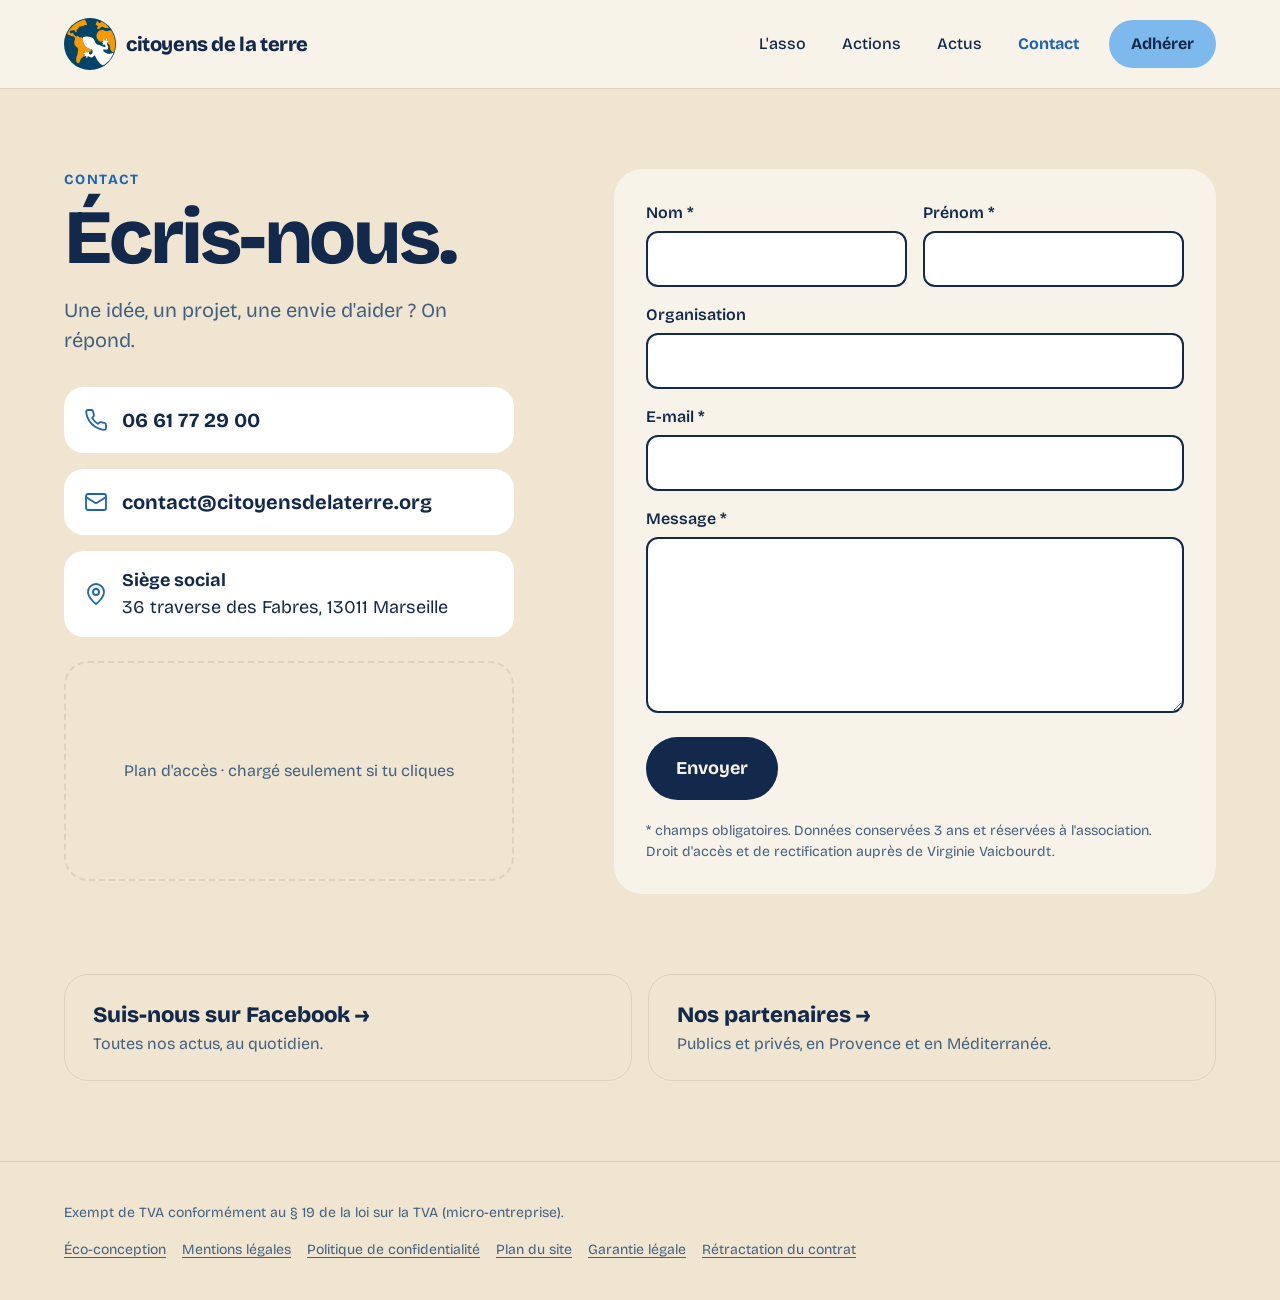
<file: contact.html>
<!doctype html>
<html lang="fr">
  <head>
    <meta charset="utf-8" />
    <meta name="viewport" content="width=device-width, initial-scale=1" />
    <title>Contact — Citoyens de la Terre</title>
    <meta
      name="description"
      content="Une idée, un projet, une envie d'aider ? Écris à Citoyens de la Terre."
    />
    <link rel="icon" href="assets/img/logo.svg" type="image/svg+xml" />
    <link rel="preconnect" href="https://fonts.googleapis.com" />
    <link rel="preconnect" href="https://fonts.gstatic.com" crossorigin />
    <link
      rel="stylesheet"
      href="https://fonts.googleapis.com/css2?family=Bricolage+Grotesque:opsz,wght@12..96,400..800&amp;display=swap"
    />
    <link rel="stylesheet" href="assets/css/style.css" />
  </head>
  <body data-page="contact">
    <header class="hdr">
      <div class="wrap">
        <a aria-label="Accueil" class="brand" href="index.html">
          <img alt="" height="52" src="assets/img/logo.svg" width="52" />
          citoyens de la terre
        </a>
        <button
          aria-controls="nav"
          aria-expanded="false"
          aria-label="Menu"
          class="burger"
          id="burger"
          type="button"
        >
          <img alt="" height="22" src="assets/icons/menu.svg" width="22" />
        </button>
        <nav class="nav" id="nav">
          <a class="lnk" href="asso.html">L'asso</a>
          <a class="lnk" href="actions.html">Actions</a>
          <a class="lnk" href="actus.html">Actus</a>
          <a aria-current="page" class="lnk active" href="contact.html">Contact</a>
          <a class="btn btn-accent" href="adherer.html">Adhérer</a>
        </nav>
      </div>
    </header>

    <main>
      <div class="wrap sec-sm contact-grid">
        <div>
          <div class="eyebrow">Contact</div>
          <h1 class="mt12 fs-52-84 lh-095 ls-n4">Écris-nous.</h1>
          <p class="txt mt20 fs-20">Une idée, un projet, une envie d'aider ? On répond.</p>
          <div class="mt32 flex col gap-16">
            <a class="info" data-copy="06 61 77 29 00" href="#"
              ><img alt="" class="lic" height="24" src="assets/icons/telephone.svg" width="24" />06 61 77 29
              00</a
            >
            <a class="info" data-copy="contact@citoyensdelaterre.org" href="#"
              ><img
                alt=""
                class="lic"
                height="24"
                src="assets/icons/mail.svg"
                width="24"
              />contact@citoyensdelaterre.org</a
            >
            <div class="info py-16 px-20 fs-18">
              <img alt="" class="lic" height="24" src="assets/icons/pin.svg" width="24" />
              <div>Siège social<br /><span class="fw-400">36 traverse des Fabres, 13011 Marseille</span></div>
            </div>
          </div>
          <div
            class="mapbox mt24 h-220 r-24"
            data-toast="Le plan d'accès OpenStreetMap se chargera ici, au clic."
          >
            <p class="txt">Plan d'accès · chargé seulement si tu cliques</p>
          </div>
        </div>
        <form
          class="form c-soft"
          data-form=""
          data-ok="Message envoyé"
          data-ok-text="Merci ! L'équipe te répond au plus vite (démo : rien n'est réellement envoyé)."
          novalidate=""
        >
          <div class="fgrid">
            <div class="field">
              <label>Nom *</label><input required="" /><span class="err">Champ obligatoire</span>
            </div>
            <div class="field">
              <label>Prénom *</label><input required="" /><span class="err">Champ obligatoire</span>
            </div>
            <div class="field full"><label>Organisation</label><input /></div>
            <div class="field full">
              <label>E-mail *</label><input required="" type="email" /><span class="err"
                >E-mail valide obligatoire</span
              >
            </div>
            <div class="field full">
              <label>Message *</label><textarea class="mh-176" required=""></textarea
              ><span class="err">Champ obligatoire</span>
            </div>
          </div>
          <button class="btn btn-lg btn-strong mt24" type="submit">Envoyer</button>
          <p class="note mt20">
            * champs obligatoires. Données conservées 3 ans et réservées à l'association. Droit d'accès et de
            rectification auprès de Virginie Vaicbourdt.
          </p>
        </form>
      </div>
      <div class="wrap g2 pb-80 gap-16">
        <div class="link-card" data-toast="Lien Facebook à ajouter.">
          <h3>Suis-nous sur Facebook →</h3>
          <p class="txt">Toutes nos actus, au quotidien.</p>
        </div>
        <a class="link-card" href="asso.html#partenaires"
          ><h3>Nos partenaires →</h3>
          <p class="txt">Publics et privés, en Provence et en Méditerranée.</p></a
        >
      </div>
    </main>

    <footer class="ftr-s">
      <div class="wrap d-block">
        <p class="txt fs-14">Exempt de TVA conformément au § 19 de la loi sur la TVA (micro-entreprise).</p>
        <div class="legal mt16">
          <a href="eco-conception.html">Éco-conception</a
          ><a data-toast="Page à rédiger." href="#">Mentions légales</a
          ><a data-toast="Page à rédiger." href="#">Politique de confidentialité</a
          ><a data-toast="Page à venir." href="#">Plan du site</a
          ><a data-toast="Page à rédiger." href="#">Garantie légale</a
          ><a data-toast="Page à rédiger." href="#">Rétractation du contrat</a>
        </div>
      </div>
    </footer>

    <div class="toast" id="toast" role="status" aria-live="polite"></div>
    <script src="assets/js/main.js" defer></script>
  </body>
</html>
</file>
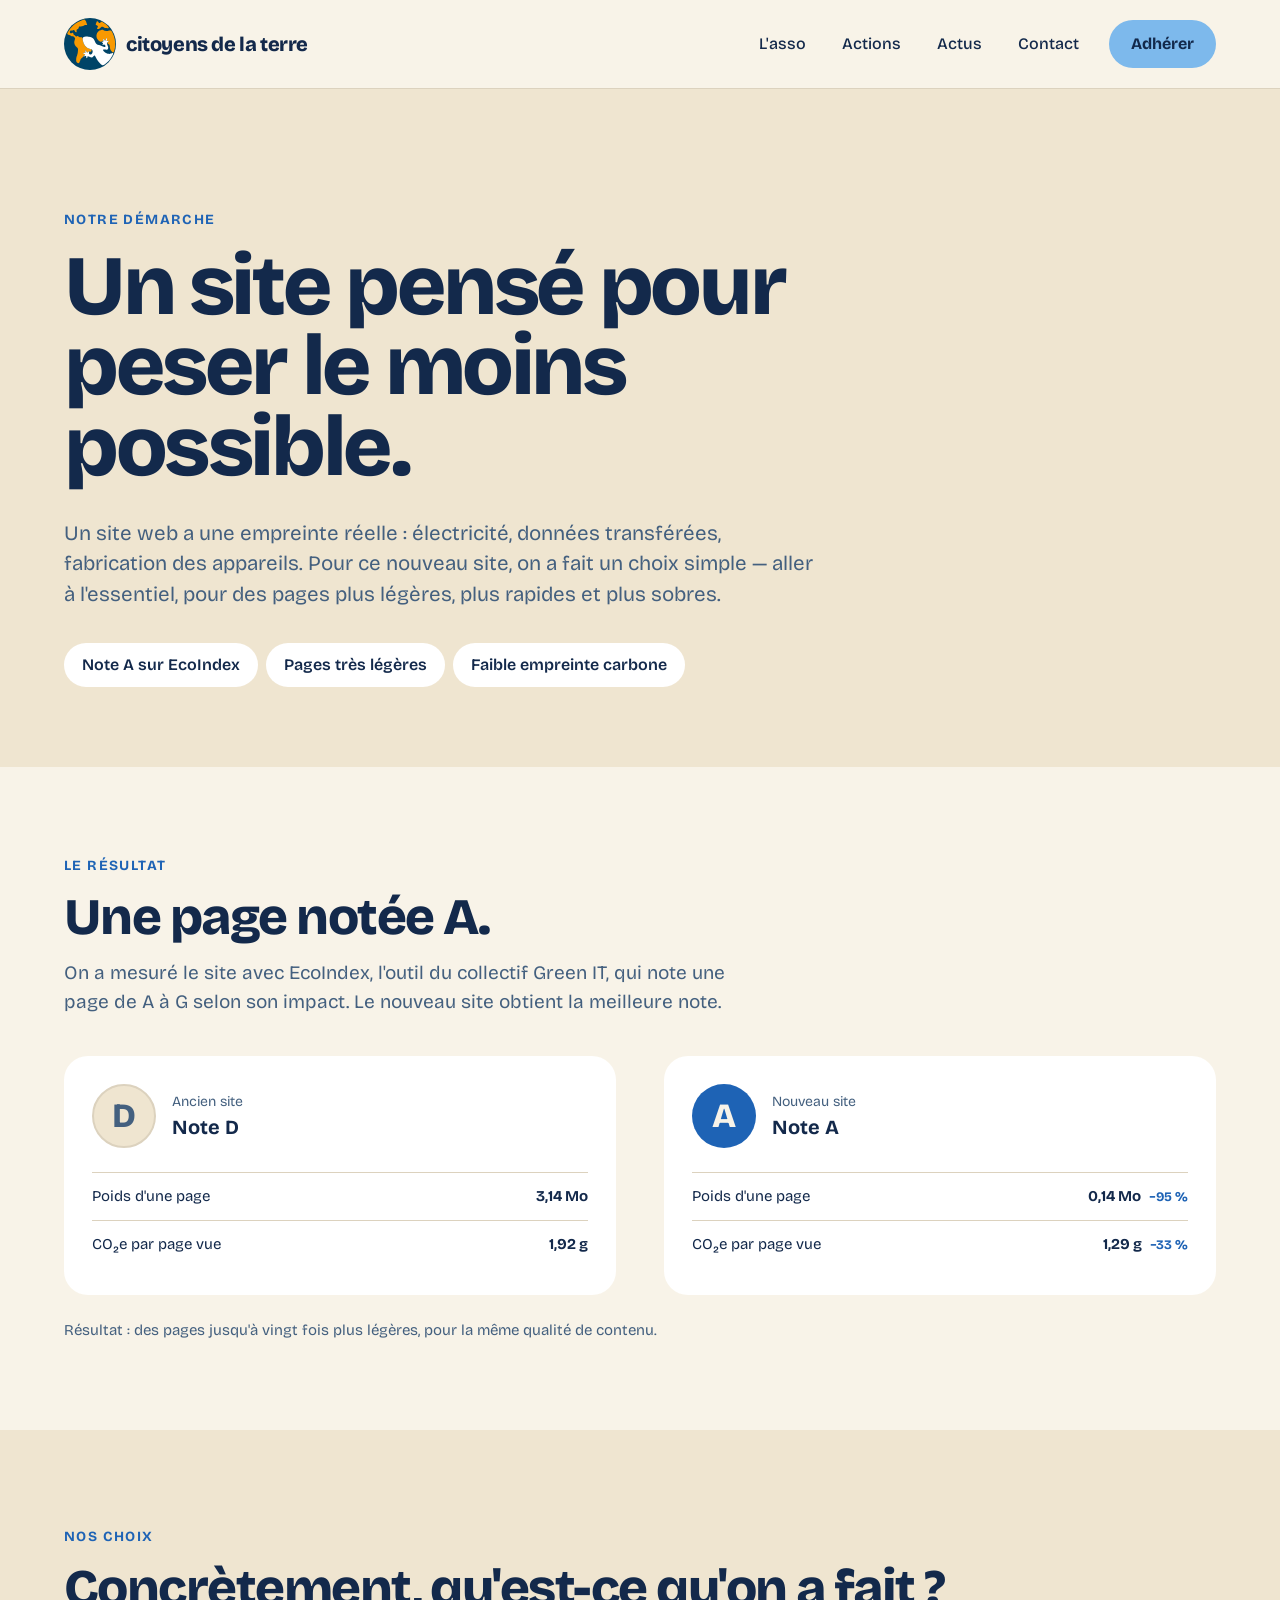
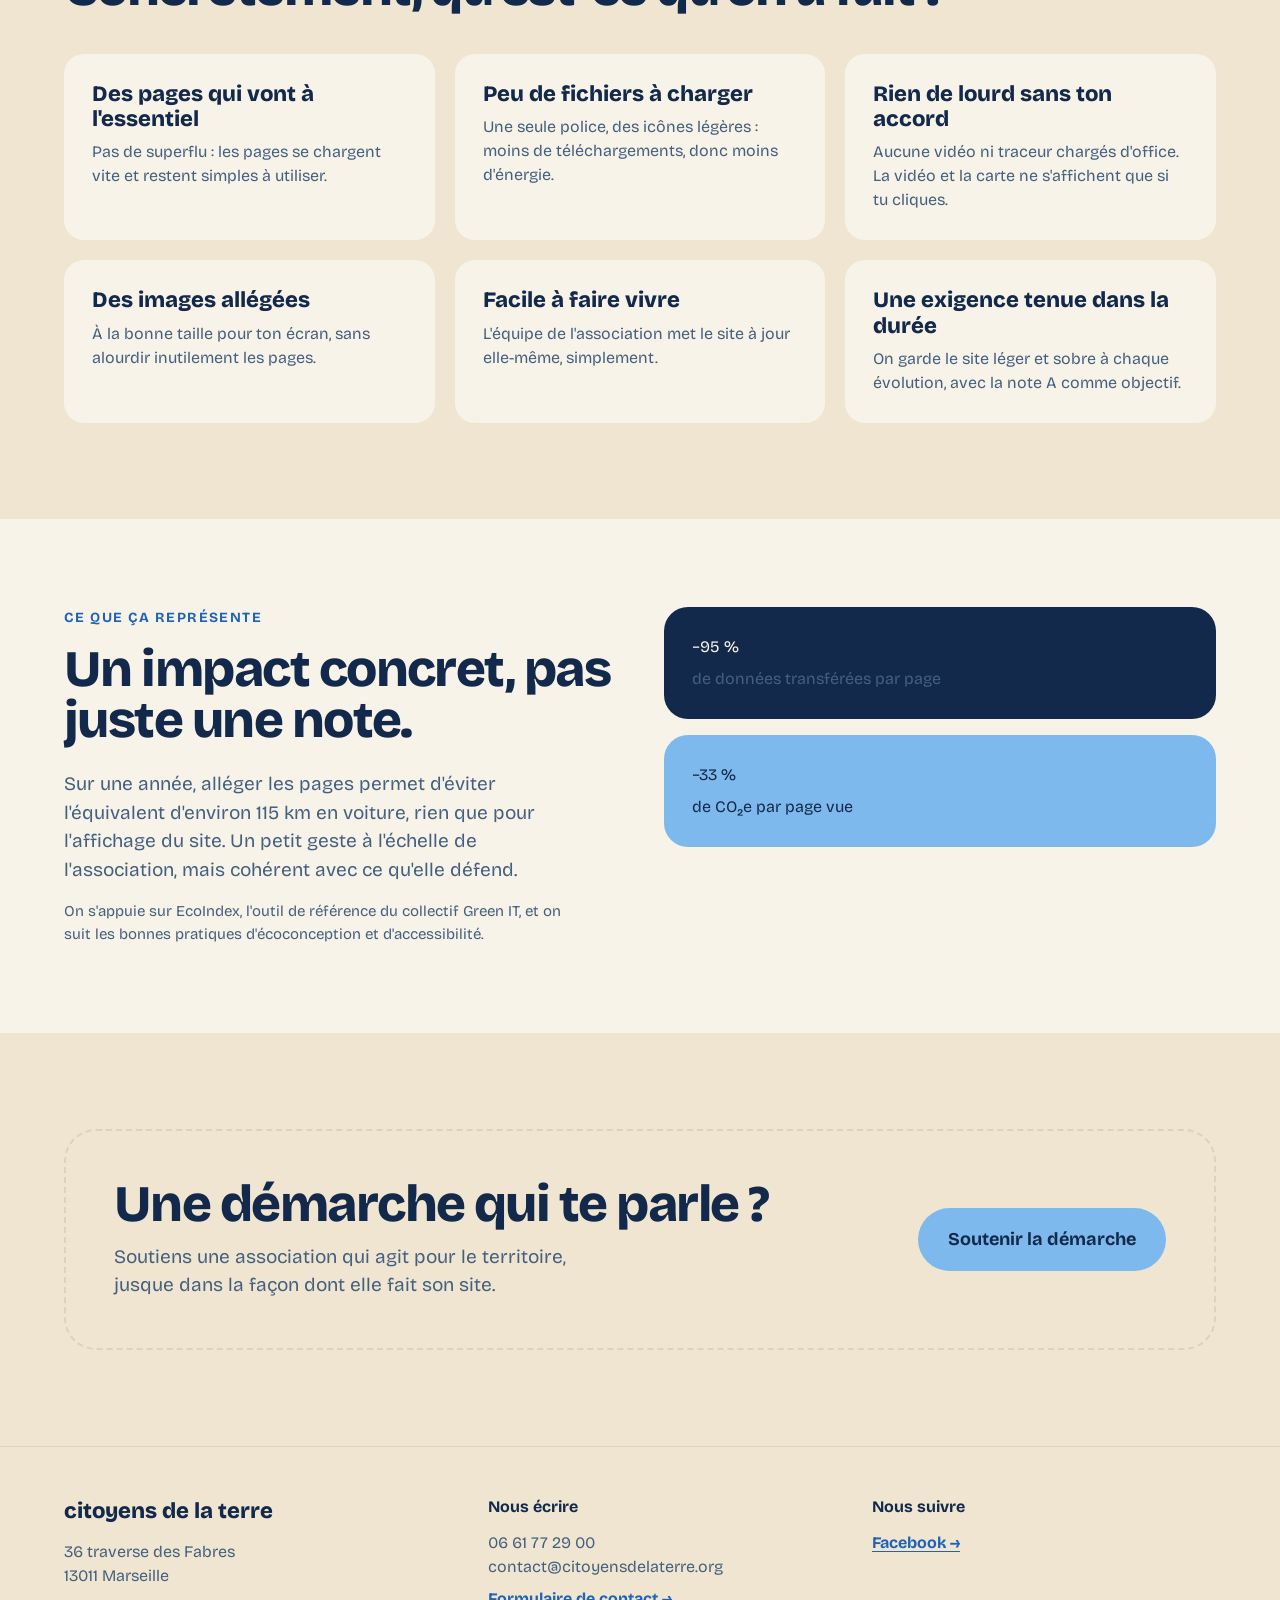
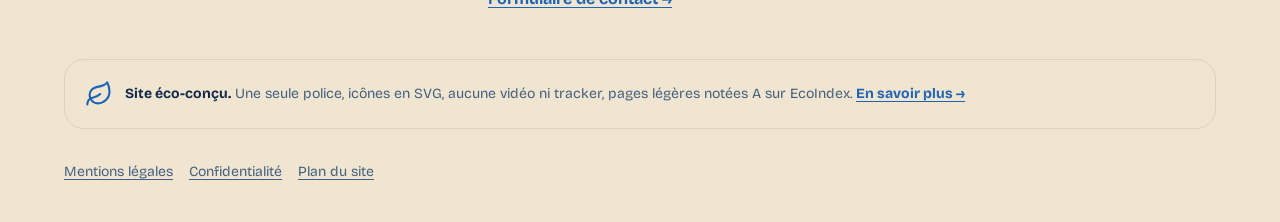
<file: eco-conception.html>
<!doctype html>
<html lang="fr">
  <head>
    <meta charset="utf-8" />
    <meta name="viewport" content="width=device-width, initial-scale=1" />
    <title>Un site éco-conçu — Citoyens de la Terre</title>
    <meta
      name="description"
      content="Comment ce site a été éco-conçu : un site léger, noté A sur EcoIndex, pour une faible empreinte carbone. Nos choix concrets et l'impact estimé."
    />
    <link rel="icon" href="assets/img/logo.svg" type="image/svg+xml" />
    <link rel="preconnect" href="https://fonts.googleapis.com" />
    <link rel="preconnect" href="https://fonts.gstatic.com" crossorigin />
    <link
      rel="stylesheet"
      href="https://fonts.googleapis.com/css2?family=Bricolage+Grotesque:opsz,wght@12..96,400..800&amp;display=swap"
    />
    <link rel="stylesheet" href="assets/css/style.css" />
    <style>
      /* Styles propres à cette page, pour ne pas alourdir la feuille globale */
      .grade {
        display: inline-flex;
        align-items: center;
        justify-content: center;
        width: 64px;
        height: 64px;
        border-radius: 50%;
        font-size: 34px;
        font-weight: 800;
        line-height: 1;
        flex: none;
      }
      .grade-d {
        background: var(--sable);
        color: var(--ardoise);
        border: 2px solid var(--border);
      }
      .grade-a {
        background: var(--accent-strong);
        color: var(--creme);
      }
      .score-head {
        display: flex;
        align-items: center;
        gap: 16px;
      }
      .score-head .s {
        font-size: 14px;
        color: var(--text-soft);
      }
      .score-head .s b {
        display: block;
        font-size: 20px;
        color: var(--text);
      }
      .metrics {
        list-style: none;
        margin: 24px 0 0;
        padding: 0;
      }
      .metrics li {
        display: flex;
        justify-content: space-between;
        gap: 16px;
        padding: 12px 0;
        border-top: 1px solid var(--border);
        font-size: 15px;
      }
      .metrics li span:last-child {
        font-weight: 700;
        white-space: nowrap;
      }
      .delta {
        display: inline-block;
        margin-left: 8px;
        font-size: 13px;
        font-weight: 700;
        color: var(--accent-strong);
      }
    </style>
  </head>
  <body data-page="eco-conception">
    <header class="hdr">
      <div class="wrap">
        <a aria-label="Accueil" class="brand" href="index.html">
          <img alt="" height="52" src="assets/img/logo.svg" width="52" />
          citoyens de la terre
        </a>
        <button
          aria-controls="nav"
          aria-expanded="false"
          aria-label="Menu"
          class="burger"
          id="burger"
          type="button"
        >
          <img alt="" height="22" src="assets/icons/menu.svg" width="22" />
        </button>
        <nav class="nav" id="nav">
          <a class="lnk" href="asso.html">L'asso</a>
          <a class="lnk" href="actions.html">Actions</a>
          <a class="lnk" href="actus.html">Actus</a>
          <a class="lnk" href="contact.html">Contact</a>
          <a class="btn btn-accent" href="adherer.html">Adhérer</a>
        </nav>
      </div>
    </header>

    <main>
      <div class="wrap sec-sm">
        <div class="eyebrow mt40">Notre démarche</div>
        <h1 class="h-page mt16 mw-820">Un site pensé pour peser le moins possible.</h1>
        <p class="lead mt32 mw-760">
          Un site web a une empreinte réelle : électricité, données transférées, fabrication des appareils.
          Pour ce nouveau site, on a fait un choix simple — aller à l'essentiel, pour des pages plus légères,
          plus rapides et plus sobres.
        </p>
        <div class="row mt32 gap-8">
          <span class="pill">Note A sur EcoIndex</span><span class="pill">Pages très légères</span
          ><span class="pill">Faible empreinte carbone</span>
        </div>
      </div>

      <div class="on-soft py-88">
        <div class="wrap">
          <div class="eyebrow">Le résultat</div>
          <h2 class="h2s mt16">Une page notée A.</h2>
          <p class="txt mt16 fs-19 mw-700">
            On a mesuré le site avec EcoIndex, l'outil du collectif Green IT, qui note une page de A à G selon
            son impact. Le nouveau site obtient la meilleure note.
          </p>
          <div class="g2 gap-48 mt40 items-start">
            <div class="card c-white r-24">
              <div class="score-head">
                <span class="grade grade-d">D</span>
                <span class="s">Ancien site<b>Note D</b></span>
              </div>
              <ul class="metrics">
                <li><span>Poids d'une page</span><span>3,14 Mo</span></li>
                <li><span>CO₂e par page vue</span><span>1,92 g</span></li>
              </ul>
            </div>
            <div class="card c-white r-24">
              <div class="score-head">
                <span class="grade grade-a">A</span>
                <span class="s">Nouveau site<b>Note A</b></span>
              </div>
              <ul class="metrics">
                <li><span>Poids d'une page</span><span>0,14 Mo<span class="delta">−95 %</span></span></li>
                <li><span>CO₂e par page vue</span><span>1,29 g<span class="delta">−33 %</span></span></li>
              </ul>
            </div>
          </div>
          <p class="txt mt24 fs-15 mw-700">
            Résultat : des pages jusqu'à vingt fois plus légères, pour la même qualité de contenu.
          </p>
        </div>
      </div>

      <div class="wrap sec">
        <div class="eyebrow">Nos choix</div>
        <h2 class="h2s mt16">Concrètement, qu'est-ce qu'on a fait ?</h2>
        <div class="g3 gap-20 mt40">
          <div class="card c-soft r-20">
            <h3>Des pages qui vont à l'essentiel</h3>
            <p class="txt mt8">
              Pas de superflu : les pages se chargent vite et restent simples à utiliser.
            </p>
          </div>
          <div class="card c-soft r-20">
            <h3>Peu de fichiers à charger</h3>
            <p class="txt mt8">
              Une seule police, des icônes légères : moins de téléchargements, donc moins d'énergie.
            </p>
          </div>
          <div class="card c-soft r-20">
            <h3>Rien de lourd sans ton accord</h3>
            <p class="txt mt8">
              Aucune vidéo ni traceur chargés d'office. La vidéo et la carte ne s'affichent que si tu cliques.
            </p>
          </div>
          <div class="card c-soft r-20">
            <h3>Des images allégées</h3>
            <p class="txt mt8">
              À la bonne taille pour ton écran, sans alourdir inutilement les pages.
            </p>
          </div>
          <div class="card c-soft r-20">
            <h3>Facile à faire vivre</h3>
            <p class="txt mt8">
              L'équipe de l'association met le site à jour elle-même, simplement.
            </p>
          </div>
          <div class="card c-soft r-20">
            <h3>Une exigence tenue dans la durée</h3>
            <p class="txt mt8">
              On garde le site léger et sobre à chaque évolution, avec la note A comme objectif.
            </p>
          </div>
        </div>
      </div>

      <div class="on-soft py-88">
        <div class="wrap g2 gap-48 items-start">
          <div>
            <div class="eyebrow">Ce que ça représente</div>
            <h2 class="h2s mt16">Un impact concret, pas juste une note.</h2>
            <p class="txt mt24 fs-19 mw-500">
              Sur une année, alléger les pages permet d'éviter l'équivalent d'environ 115 km en voiture, rien
              que pour l'affichage du site. Un petit geste à l'échelle de l'association, mais cohérent avec ce
              qu'elle défend.
            </p>
            <p class="txt mt16 fs-15 mw-500">
              On s'appuie sur EcoIndex, l'outil de référence du collectif Green IT, et on suit les bonnes
              pratiques d'écoconception et d'accessibilité.
            </p>
          </div>
          <div class="flex col gap-16">
            <div class="card c-strong r-24">
              <div class="big">−95 %</div>
              <p class="txt mt8">de données transférées par page</p>
            </div>
            <div class="card c-accent r-24">
              <div class="big">−33 %</div>
              <p class="txt mt8">de CO₂e par page vue</p>
            </div>
          </div>
        </div>
      </div>

      <div class="wrap sec">
        <div class="cta-dash">
          <div>
            <h2 class="h2s">Une démarche qui te parle ?</h2>
            <p class="txt mt12 fs-19 mw-500">
              Soutiens une association qui agit pour le territoire, jusque dans la façon dont elle fait son
              site.
            </p>
          </div>
          <a class="btn btn-lg btn-accent" href="adherer.html">Soutenir la démarche</a>
        </div>
      </div>
    </main>

    <footer class="ftr">
      <div class="wrap">
        <div class="ftr-grid">
          <div>
            <div class="fw-800 fs-22">citoyens de la terre</div>
            <p class="txt mt12">36 traverse des Fabres<br />13011 Marseille</p>
          </div>
          <div>
            <h4>Nous écrire</h4>
            <p class="txt mt12">06 61 77 29 00<br />contact@citoyensdelaterre.org</p>
            <a class="u accent mt8 ib fw-700" href="contact.html">Formulaire de contact →</a>
          </div>
          <div>
            <h4>Nous suivre</h4>
            <a class="u accent mt12 ib fw-700" data-toast="Lien Facebook à ajouter." href="#">Facebook →</a>
          </div>
        </div>
        <div class="eco">
          <img alt="" height="28" src="assets/icons/eco.svg" width="28" />
          <p>
            <b>Site éco-conçu.</b>
            <span class="txt"
              >Une seule police, icônes en SVG, aucune vidéo ni tracker, pages légères notées A sur
              EcoIndex.</span
            >
            <a class="u accent fw-700" href="eco-conception.html">En savoir plus →</a>
          </p>
        </div>
        <div class="legal mt32">
          <a data-toast="Page « Mentions légales » à rédiger." href="#">Mentions légales</a
          ><a data-toast="Page « Confidentialité » à rédiger." href="#">Confidentialité</a
          ><a data-toast="Plan du site à venir." href="#">Plan du site</a>
        </div>
      </div>
    </footer>

    <div class="toast" id="toast" role="status" aria-live="polite"></div>
    <script src="assets/js/main.js" defer></script>
  </body>
</html>
</file>
<file: assets/css/style.css>
/* =========================================================
   Citoyens de la Terre — feuille de style unique
   Couleurs et typo issues de la maquette Figma « RSE »
   ========================================================= */
:root {
  /* Palette — zone « Style » de la maquette Figma */
  --encre: #13294b;
  --ardoise: #44607f;
  --ocean: #1e63b5;
  --azur: #7db9ec;
  --glacier: #d6e7f7;
  --corail: #f89901;
  --creme: #f8f3e8;
  --sable: #efe5d0;
  --trait: #dcd2be;
  --blanc: #ffffff;

  /* Rôles — le reste de la feuille n'utilise que ceux-ci.
     Pour changer l'ambiance du site, il suffit de modifier la palette ou ces lignes. */
  --bg: var(--sable); /* fond de page */
  --bg-soft: var(--creme); /* en-tête, sections et cartes claires */
  --surface: var(--blanc); /* cartes blanches, champs de formulaire */
  --text: var(--encre); /* titres et texte principal */
  --text-soft: var(--ardoise); /* texte secondaire */
  --accent: var(--azur); /* boutons et cartes mis en avant */
  --accent-strong: var(--ocean); /* petits titres, chiffres clés, liens, icônes */
  --accent-2: var(--corail); /* second accent */
  --border: var(--trait); /* bordures et séparateurs */
  --strong: var(--encre); /* boutons et cartes foncés */
  --on-strong: var(--creme); /* texte sur fond foncé */
  --on-strong-soft: var(--glacier); /* texte secondaire sur fond foncé */
  --error: #b3261e;
}
* {
  box-sizing: border-box;
}
html {
  scroll-behavior: smooth;
  scroll-padding-top: 100px;
}
body {
  margin: 0;
  background: var(--bg);
  color: var(--text);
  font-family: "Bricolage Grotesque", system-ui, sans-serif;
  font-variation-settings: "opsz" 14;
  font-optical-sizing: none;
  -webkit-font-smoothing: antialiased;
  line-height: 1.5;
}
a {
  color: inherit;
  text-decoration: none;
  cursor: pointer;
}
p {
  margin: 0;
}
h1,
h2,
h3,
h4 {
  margin: 0;
  font-weight: 800;
}
button,
input,
select,
textarea {
  font: inherit;
  font-variation-settings: inherit;
}
img,
svg {
  display: block;
  max-width: 100%;
}
.wrap {
  max-width: 1200px;
  margin: 0 auto;
  padding: 0 24px;
}
.ink {
  color: var(--text);
}
.u {
  text-decoration: underline;
  text-underline-offset: 3px;
  text-decoration-thickness: 1px;
}
.accent {
  color: var(--accent-strong);
}
.hidden {
  display: none !important;
}
.burger img {
  width: 22px;
  height: 22px;
}

/* ---------- Header ---------- */
.hdr {
  position: sticky;
  top: 0;
  z-index: 50;
  background: var(--bg-soft);
  border-bottom: 1px solid var(--border);
}
.hdr .wrap {
  display: flex;
  align-items: center;
  justify-content: space-between;
  height: 88px;
}
.brand {
  display: flex;
  align-items: center;
  gap: 10px;
  font-weight: 800;
  font-size: 20px;
  letter-spacing: -0.02em;
}
.nav {
  display: flex;
  align-items: center;
  gap: 8px;
}
.nav a.lnk {
  padding: 12px 14px;
  font-weight: 500;
  font-size: 16px;
  border-radius: 999px;
  transition: color 0.15s;
}
.nav a.lnk:hover {
  color: var(--accent-strong);
}
.nav a.lnk.active {
  color: var(--accent-strong);
  font-weight: 700;
}
.nav .btn {
  margin-left: 8px;
}
.burger {
  display: none;
  background: none;
  border: 1px solid var(--border);
  color: var(--text);
  border-radius: 999px;
  width: 48px;
  height: 48px;
  align-items: center;
  justify-content: center;
  cursor: pointer;
}

/* ---------- Buttons / chips ---------- */
.btn {
  display: inline-flex;
  align-items: center;
  justify-content: center;
  gap: 10px;
  height: 48px;
  padding: 0 20px;
  border-radius: 999px;
  border: 2px solid transparent;
  font-weight: 700;
  font-size: 16px;
  cursor: pointer;
  white-space: nowrap;
  transition:
    transform 0.15s,
    filter 0.15s;
}
.btn:hover {
  transform: translateY(-1px);
  filter: brightness(1.05);
}
.btn-md {
  height: 56px;
  padding: 0 26px;
}
.btn-lg {
  height: 63px;
  padding: 0 28px;
  font-size: 18px;
}
.btn-xl {
  height: 70px;
  padding: 0 32px;
  font-size: 20px;
}
.btn-accent {
  background: var(--accent);
  color: var(--text);
}
.btn-soft {
  background: var(--bg-soft);
  color: var(--text);
}
.btn-strong {
  background: var(--strong);
  color: var(--on-strong);
}
.btn-ghost {
  border-color: var(--border);
  color: var(--text);
}
.btn-outline {
  border-color: var(--strong);
  color: var(--text);
  background: transparent;
}
.btn-dash {
  border: 2px dashed var(--accent-strong);
  color: var(--text-soft);
  font-weight: 400;
  background: transparent;
}
.chips {
  display: flex;
  flex-wrap: wrap;
  gap: 8px;
}
.chip {
  display: inline-flex;
  align-items: center;
  height: 46px;
  padding: 0 16px;
  border-radius: 999px;
  border: 1px solid var(--border);
  color: var(--text-soft);
  font-size: 16px;
  cursor: pointer;
  transition:
    background 0.15s,
    color 0.15s;
  background: transparent;
}
.chip:hover {
  border-color: var(--accent-strong);
  color: var(--text);
}
.chip.solid {
  border: none;
  font-weight: 700;
  color: var(--text);
  height: 48px;
  padding: 0 18px;
}
.chip.on {
  background: var(--accent);
  color: var(--text);
  border-color: var(--accent);
  font-weight: 700;
}
.tag {
  display: inline-flex;
  align-items: center;
  height: 33px;
  padding: 0 12px;
  border-radius: 999px;
  border: 2px solid var(--border);
  color: var(--text-soft);
  font-weight: 700;
  font-size: 14px;
}
.tag.strong {
  border-color: var(--strong);
  color: var(--text);
}
.pill {
  display: inline-flex;
  align-items: center;
  height: 44px;
  padding: 0 18px;
  border-radius: 999px;
  background: var(--surface);
  font-weight: 600;
  font-size: 16px;
}

/* Cartes foncées (bleu encre) */
.c-strong .txt {
  color: var(--on-strong-soft);
}
.c-strong .date {
  color: var(--accent);
}
/* Bouton « Adhérer » de l'en-tête quand on est sur la page Adhérer */
.btn-current {
  background: var(--bg);
  color: var(--text);
}

/* ---------- Type ---------- */
.eyebrow {
  font-weight: 700;
  font-size: 14px;
  letter-spacing: 0.1em;
  text-transform: uppercase;
  color: var(--accent-strong);
}
.on-soft .eyebrow {
  color: var(--accent-strong);
}
.on-color .eyebrow {
  color: var(--text);
}
.h-hero {
  font-size: clamp(52px, 7.4vw, 104px);
  line-height: 0.95;
  letter-spacing: -0.04em;
}
.h-page {
  font-size: clamp(48px, 6.6vw, 92px);
  line-height: 0.95;
  letter-spacing: -0.04em;
}
.h2 {
  font-size: clamp(38px, 4.6vw, 64px);
  line-height: 1;
  letter-spacing: -0.03em;
}
.h2s {
  font-size: clamp(34px, 4vw, 56px);
  line-height: 1;
  letter-spacing: -0.03em;
}
.lead {
  font-size: clamp(18px, 1.6vw, 21px);
  line-height: 1.5;
  color: var(--text-soft);
}
.on-soft {
  background: var(--bg-soft);
  color: var(--text);
}
.on-soft .txt {
  color: var(--text-soft);
}
.txt {
  color: var(--text-soft);
}
.sec {
  padding-top: 96px;
  padding-bottom: 96px;
}
.sec-sm {
  padding-top: 80px;
  padding-bottom: 80px;
}
main {
  overflow-x: clip;
}
.mt8 {
  margin-top: 8px;
}
.mt12 {
  margin-top: 12px;
}
.mt16 {
  margin-top: 16px;
}
.mt20 {
  margin-top: 20px;
}
.mt24 {
  margin-top: 24px;
}
.mt32 {
  margin-top: 32px;
}
.mt40 {
  margin-top: 40px;
}
.mt48 {
  margin-top: 48px;
}
.row {
  display: flex;
  gap: 16px;
  flex-wrap: wrap;
  align-items: center;
}
.between {
  display: flex;
  justify-content: space-between;
  align-items: flex-end;
  gap: 24px;
  flex-wrap: wrap;
}

/* ---------- Grids & cards ---------- */
.g2 {
  display: grid;
  grid-template-columns: repeat(2, 1fr);
  gap: 20px;
}
.g3 {
  display: grid;
  grid-template-columns: repeat(3, 1fr);
  gap: 20px;
}
.g4 {
  display: grid;
  grid-template-columns: repeat(4, 1fr);
  gap: 20px;
}
.card {
  border-radius: 24px;
  padding: 28px;
}
.c-white {
  background: var(--surface);
  color: var(--text);
}
.c-white .txt,
.c-soft .txt {
  color: var(--text-soft);
}
.c-soft {
  background: var(--bg-soft);
  color: var(--text);
}
.c-white {
  background: var(--surface);
  color: var(--text);
}
.c-strong {
  background: var(--strong);
  color: var(--on-strong);
}
.c-accent {
  background: var(--accent);
  color: var(--text);
}
.c-accent2 {
  background: var(--accent-2);
  color: var(--text);
}
.c-accent .txt,
.c-accent2 .txt {
  color: var(--text);
}
.card h3 {
  font-size: 22px;
  line-height: 1.15;
}
.card .date {
  font-weight: 700;
  font-size: 14px;
  color: var(--accent-strong);
}
.c-soft .date,
.c-white .date {
  color: var(--accent-strong);
}
.clickable {
  cursor: pointer;
  transition: transform 0.2s;
}
.clickable:hover {
  transform: translateY(-3px);
}

/* ---------- Home ---------- */
.hero {
  display: grid;
  grid-template-columns: 1fr 330px;
  gap: 72px;
  align-items: center;
  padding-top: 100px;
  padding-bottom: 96px;
}
.hero-pill {
  display: inline-flex;
  height: 35px;
  align-items: center;
  padding: 0 14px;
  border: 1px solid var(--border);
  border-radius: 999px;
  color: var(--text-soft);
  font-size: 14px;
}
.combat {
  border-radius: 28px;
  padding: 28px;
  color: var(--text);
}
.combat .k {
  font-weight: 700;
  font-size: 14px;
  letter-spacing: 0.08em;
  text-transform: uppercase;
}
.combat .v {
  font-weight: 800;
  font-size: 36px;
  line-height: 1;
  margin-top: 10px;
}
.combats {
  display: flex;
  flex-direction: column;
  gap: 12px;
}
.stats {
  border-top: 1px solid var(--border);
  border-bottom: 1px solid var(--border);
  padding: 32px 0;
}
.stats .g4 .v {
  font-weight: 800;
  font-size: clamp(30px, 3.2vw, 44px);
  line-height: 1.5;
  color: var(--accent-strong);
}
.stats .g4 .l {
  color: var(--text-soft);
}
.ic {
  width: 40px;
  height: 40px;
  stroke: var(--text);
  fill: none;
  stroke-width: 1.6;
  stroke-linecap: round;
  stroke-linejoin: round;
}
.bento {
  display: grid;
  grid-template-columns: 646fr 486fr;
  gap: 20px;
}
.bento.rev {
  grid-template-columns: 486fr 646fr;
}
.bcard {
  border-radius: 28px;
  padding: 40px;
  min-height: 300px;
  cursor: pointer;
  transition: transform 0.2s;
}
.bcard:hover {
  transform: translateY(-3px);
}
.bcard h3 {
  margin-top: 28px;
  letter-spacing: -0.02em;
}
.bcard .big {
  font-size: clamp(32px, 3.2vw, 44px);
  line-height: 1;
}
.bcard .mid {
  font-size: clamp(28px, 2.6vw, 36px);
  line-height: 1;
}
.bcard p {
  margin-top: 20px;
  font-size: 18px;
  line-height: 1.5;
  max-width: 460px;
}
.cta-dash {
  border: 2px dashed var(--border);
  border-radius: 32px;
  padding: 48px;
  display: flex;
  align-items: center;
  justify-content: space-between;
  gap: 32px;
  flex-wrap: wrap;
}
.cta-dash h3 {
  font-size: clamp(28px, 2.8vw, 40px);
  line-height: 1.05;
  max-width: 640px;
}
.agenda-row {
  display: grid;
  grid-template-columns: 184px 1fr auto;
  align-items: center;
  gap: 16px;
  border-top: 2px solid var(--strong);
  padding: 28px 0;
}
.agenda-row:last-child {
  border-bottom: 2px solid var(--strong);
}
.agenda-row .d {
  font-weight: 800;
  font-size: 32px;
  line-height: 1;
}
.agenda-row .y {
  font-weight: 500;
  font-size: 16px;
  margin-top: 6px;
}
.agenda-row .t {
  font-weight: 700;
  font-size: 24px;
  line-height: 1.5;
}
.agenda-row .m {
  color: var(--text-soft);
}
.join {
  background: var(--accent);
  color: var(--text);
  border-radius: 40px;
  padding: 48px;
  display: flex;
  justify-content: space-between;
  align-items: flex-end;
  gap: 32px;
  flex-wrap: wrap;
}
.join h2 {
  font-size: clamp(44px, 6.2vw, 88px);
  line-height: 0.95;
  letter-spacing: -0.04em;
}
.join p {
  font-size: 20px;
  margin-top: 20px;
  max-width: 620px;
}
.ftr {
  border-top: 1px solid var(--border);
  padding: 48px 0 40px;
}
.ftr-grid {
  display: grid;
  grid-template-columns: 424px 384px 1fr;
  gap: 0;
}
.ftr h4 {
  font-size: 16px;
  font-weight: 700;
}
.eco {
  border: 1px solid var(--border);
  border-radius: 20px;
  padding: 20px;
  display: flex;
  gap: 12px;
  align-items: center;
  margin-top: 48px;
  font-size: 14px;
}
.legal {
  display: flex;
  gap: 16px;
  flex-wrap: wrap;
  color: var(--text-soft);
  font-size: 14px;
}
.legal a {
  text-decoration: underline;
  text-underline-offset: 3px;
}
.ftr-s {
  border-top: 1px solid var(--border);
  padding: 40px 0;
}
.ftr-s .wrap {
  display: flex;
  justify-content: space-between;
  gap: 24px;
  flex-wrap: wrap;
  align-items: center;
}

/* ---------- L'asso ---------- */
.timeline-row {
  display: grid;
  grid-template-columns: 224px 1fr;
  gap: 16px;
  border-top: 1px solid var(--border);
  padding: 28px 0;
  align-items: baseline;
}
.timeline-row:last-of-type {
  border-bottom: 1px solid var(--border);
}
.timeline-row .y {
  font-weight: 800;
  font-size: 32px;
  line-height: 1.5;
  color: var(--accent-strong);
}
.timeline-row p {
  font-size: 19px;
  color: var(--text-soft);
}
.video {
  display: flex;
  align-items: center;
  gap: 20px;
  background: var(--surface);
  border-radius: 24px;
  padding: 24px;
  cursor: pointer;
  transition: transform 0.2s;
}
.video:hover {
  transform: translateY(-2px);
}
.play {
  width: 64px;
  height: 64px;
  border-radius: 999px;
  background: var(--accent);
  display: grid;
  place-items: center;
  flex: none;
}
.person {
  background: var(--surface);
  border-radius: 24px;
  padding: 24px;
  color: var(--text);
}
.ph {
  aspect-ratio: 1;
  background: var(--bg-soft);
  border-radius: 18px;
  display: flex;
  flex-direction: column;
  align-items: center;
  justify-content: center;
  color: var(--accent-strong);
}
.ph b {
  font-weight: 800;
  font-size: 56px;
  line-height: 1.3;
}
.ph small {
  font-size: 12px;
  color: var(--text-soft);
}
.person h3 {
  font-size: 22px;
  margin-top: 18px;
  line-height: 1.1;
}
.person .role {
  font-weight: 700;
  color: var(--accent-strong);
  margin-top: 4px;
}
.person .desc {
  font-size: 15px;
  color: var(--text-soft);
  margin-top: 8px;
}
.logos {
  display: grid;
  grid-template-columns: repeat(6, 1fr);
  gap: 12px;
  margin-top: 16px;
}
.logo-box {
  height: 88px;
  border: 1px dashed var(--border);
  border-radius: 16px;
  display: grid;
  place-items: center;
  color: var(--text-soft);
  font-size: 13px;
}
.pgroup {
  font-size: 22px;
  font-weight: 700;
}
.pgroup span {
  font-weight: 500;
  color: var(--text-soft);
}

/* ---------- Forms ---------- */
.form {
  border-radius: 28px;
  padding: 32px;
  color: var(--text);
}
.fgrid {
  display: grid;
  grid-template-columns: minmax(0, 1fr) minmax(0, 1fr);
  gap: 16px;
}
.field {
  display: flex;
  flex-direction: column;
  gap: 6px;
}
.field.full {
  grid-column: 1/-1;
}
.field label {
  font-weight: 600;
  font-size: 16px;
}
.field input,
.field select,
.field textarea {
  width: 100%;
  min-width: 0;
  height: 56px;
  border: 2px solid var(--strong);
  border-radius: 12px;
  background: var(--surface);
  padding: 0 16px;
  font-size: 16px;
  color: var(--text);
  outline: none;
  transition: box-shadow 0.15s;
}
.field textarea {
  height: auto;
  min-height: 104px;
  padding: 14px 16px;
  resize: vertical;
}
.field input:focus,
.field select:focus,
.field textarea:focus {
  box-shadow: 0 0 0 4px rgba(125, 185, 236, 0.6);
}
.field .err {
  display: none;
  color: var(--error);
  font-size: 14px;
}
.field.invalid input,
.field.invalid select,
.field.invalid textarea {
  border-color: var(--error);
}
.field.invalid .err {
  display: block;
}
.note {
  font-size: 14px;
  color: var(--text-soft);
  line-height: 1.5;
}
.success {
  display: flex;
  flex-direction: column;
  gap: 12px;
  align-items: flex-start;
}
.success .check {
  width: 64px;
  height: 64px;
  border-radius: 999px;
  background: var(--accent);
  display: grid;
  place-items: center;
}
.success h3 {
  font-size: 32px;
  line-height: 1.1;
}

/* ---------- Actions ---------- */
.block {
  border-radius: 36px;
  padding: 48px;
}
.acc {
  display: grid;
  grid-template-columns: 284px 1fr;
  gap: 24px;
  background: var(--surface);
  border-radius: 28px;
  padding: 36px;
}
.acc h3 {
  font-size: 30px;
  line-height: 1.05;
  margin-top: 12px;
}
.acc p {
  font-size: 18px;
  color: var(--text-soft);
}
.period {
  display: inline-flex;
  height: 31px;
  align-items: center;
  padding: 0 12px;
  border: 1px solid var(--border);
  border-radius: 999px;
  font-size: 14px;
  color: var(--text-soft);
}
.sub-ol {
  border: 2px solid var(--strong);
  border-radius: 18px;
  padding: 20px;
}
.sub-ol h4 {
  font-size: 16px;
}
.sub-ol p {
  font-size: 16px;
  color: var(--text-soft);
  margin-top: 8px;
}
.big-ol {
  border: 2px solid var(--strong);
  border-radius: 28px;
  padding: 32px;
  color: var(--text);
}
.big-ol h3 {
  font-size: 24px;
  line-height: 1.5;
  margin-top: 8px;
}

/* ---------- Actus ---------- */
.ev {
  border-radius: 28px;
  padding: 32px;
  color: var(--text);
}
.ev .d {
  font-weight: 800;
  font-size: 40px;
  line-height: 1;
}
.ev .s {
  font-weight: 700;
  margin-top: 18px;
}
.ev h3 {
  font-size: 24px;
  line-height: 1.15;
  margin-top: 24px;
}
.ev p {
  margin-top: 12px;
}
.news-row {
  display: grid;
  grid-template-columns: 200px 1fr;
  gap: 16px;
  border-top: 2px solid var(--strong);
  padding: 22px 0;
}
.news-row:last-child {
  border-bottom: 2px solid var(--strong);
}
.news-row .d {
  font-weight: 800;
  font-size: 18px;
}
.news-row h3 {
  font-size: 21px;
  font-weight: 700;
  line-height: 1.5;
}
.news-row p {
  color: var(--text-soft);
  margin-top: 4px;
}
.mapbox {
  border: 2px dashed var(--border);
  border-radius: 28px;
  height: 420px;
  display: flex;
  flex-direction: column;
  align-items: center;
  justify-content: center;
  gap: 12px;
  text-align: center;
  cursor: pointer;
  padding: 24px;
  overflow: hidden;
  position: relative;
}
.mapbox:hover {
  border-color: var(--accent-strong);
}
.mapbox .t {
  font-weight: 700;
  font-size: 20px;
}

/* ---------- Contact ---------- */
.contact-grid {
  display: grid;
  grid-template-columns: 450px minmax(0, 1fr);
  gap: 100px;
  align-items: start;
}
.info {
  display: flex;
  align-items: center;
  gap: 14px;
  background: var(--surface);
  border-radius: 20px;
  padding: 0 20px;
  min-height: 66px;
  font-weight: 700;
  font-size: 20px;
}
.info svg {
  flex: none;
}
.info {
  overflow-wrap: anywhere;
}
@media (max-width: 640px) {
  .info {
    font-size: 17px;
  }
}
.link-card {
  border: 1px solid var(--border);
  border-radius: 24px;
  padding: 24px 28px;
  cursor: pointer;
  transition: border-color 0.2s;
}
.link-card:hover {
  border-color: var(--accent-strong);
}
.link-card h3 {
  font-size: 22px;
  line-height: 1.5;
}
.lic {
  width: 24px;
  height: 24px;
  stroke: var(--accent-strong);
  fill: none;
  stroke-width: 1.8;
  stroke-linecap: round;
  stroke-linejoin: round;
}

/* ---------- Adhérer ---------- */
.formule {
  border-radius: 28px;
  padding: 36px;
  color: var(--text);
  cursor: pointer;
  transition:
    transform 0.2s,
    box-shadow 0.2s;
  min-height: 257px;
}
.formule:hover {
  transform: translateY(-3px);
}
.formule.sel {
  box-shadow: 0 0 0 4px var(--accent-strong);
}
.formule .k {
  font-weight: 700;
  font-size: 14px;
  letter-spacing: 0.08em;
  text-transform: uppercase;
}
.formule .p {
  font-weight: 800;
  font-size: 72px;
  line-height: 1;
  margin-top: 16px;
}
.formule .p.sm {
  font-size: 48px;
  line-height: 1.1;
}
.formule p {
  margin-top: 16px;
}
.adh-grid {
  display: grid;
  grid-template-columns: 462px minmax(0, 1fr);
  gap: 48px;
  align-items: start;
}

/* ---------- Toast & modal ---------- */
.toast {
  position: fixed;
  left: 50%;
  bottom: 24px;
  transform: translateX(-50%) translateY(20px);
  background: var(--strong);
  color: var(--on-strong);
  padding: 14px 22px;
  border-radius: 999px;
  font-weight: 600;
  box-shadow: 0 10px 30px rgba(19, 41, 75, 0.25);
  opacity: 0;
  pointer-events: none;
  transition: all 0.25s;
  z-index: 100;
  max-width: calc(100% - 32px);
  text-align: center;
}
.toast.show {
  opacity: 1;
  transform: translateX(-50%) translateY(0);
}

/* ---------- Responsive ---------- */
@media (max-width: 1100px) {
  .hero {
    grid-template-columns: 1fr;
    gap: 48px;
  }
  .combats {
    flex-direction: row;
    flex-wrap: wrap;
  }
  .combats .combat {
    flex: 1 1 220px;
  }
  .ftr-grid {
    grid-template-columns: 1fr 1fr;
    row-gap: 32px;
  }
  .contact-grid,
  .adh-grid {
    grid-template-columns: minmax(0, 1fr);
    gap: 48px;
  }
  .logos {
    grid-template-columns: repeat(4, 1fr);
  }
}
@media (max-width: 900px) {
  .nav {
    display: none;
    position: absolute;
    top: 88px;
    left: 0;
    right: 0;
    background: var(--bg-soft);
    flex-direction: column;
    align-items: stretch;
    padding: 16px 24px 24px;
    border-bottom: 1px solid var(--border);
    gap: 4px;
  }
  .nav.open {
    display: flex;
  }
  .nav .btn {
    margin: 8px 0 0;
  }
  .burger {
    display: inline-flex;
  }
  .g3,
  .g4,
  .bento,
  .bento.rev {
    grid-template-columns: 1fr 1fr;
  }
  .stats .g4 {
    grid-template-columns: 1fr 1fr;
    row-gap: 24px;
  }
  .acc {
    grid-template-columns: 1fr;
    gap: 12px;
  }
  .agenda-row {
    grid-template-columns: 120px 1fr;
  }
  .agenda-row > :last-child {
    grid-column: 2;
    justify-self: start;
  }
  .timeline-row {
    grid-template-columns: 1fr;
    gap: 4px;
  }
  .news-row {
    grid-template-columns: 1fr;
    gap: 4px;
  }
}
@media (max-width: 640px) {
  .g2,
  .g3,
  .g4,
  .bento,
  .bento.rev,
  .fgrid {
    grid-template-columns: 1fr;
  }
  .sec {
    padding-top: 64px;
    padding-bottom: 64px;
  }
  .sec-sm {
    padding-top: 56px;
    padding-bottom: 56px;
  }
  .block,
  .join,
  .cta-dash {
    padding: 28px;
    border-radius: 28px;
  }
  .bcard {
    padding: 28px;
    min-height: auto;
  }
  .logos {
    grid-template-columns: repeat(3, 1fr);
  }
  .ftr-grid {
    grid-template-columns: 1fr;
  }
  .agenda-row {
    grid-template-columns: 1fr;
  }
  .agenda-row > :last-child {
    grid-column: 1;
  }
  .hero {
    padding-top: 56px;
    padding-bottom: 64px;
  }
  .form {
    padding: 22px;
  }
}

/* ---------- Utilitaires (petits ajustements issus de la maquette) ---------- */
.bg-accent {
  background: var(--accent) !important;
}
.bg-soft {
  background: var(--bg-soft) !important;
}
.bg-glacier {
  background: var(--glacier) !important;
}
.bg-accent2 {
  background: var(--accent-2) !important;
}
.col {
  flex-direction: column !important;
}
.cursor-default {
  cursor: default !important;
}
.d-block {
  display: block !important;
}
.flex {
  display: flex !important;
}
.fs-14 {
  font-size: 14px !important;
}
.fs-15 {
  font-size: 15px !important;
}
.fs-17 {
  font-size: 17px !important;
}
.fs-18 {
  font-size: 18px !important;
}
.fs-18-22 {
  font-size: clamp(18px, 1.7vw, 22px) !important;
}
.fs-19 {
  font-size: 19px !important;
}
.fs-20 {
  font-size: 20px !important;
}
.fs-21 {
  font-size: 21px !important;
}
.fs-22 {
  font-size: 22px !important;
}
.fs-24 {
  font-size: 24px !important;
}
.fs-28 {
  font-size: 28px !important;
}
.fs-32 {
  font-size: 32px !important;
}
.fs-32-48 {
  font-size: clamp(32px, 3.4vw, 48px) !important;
}
.fs-36 {
  font-size: 36px !important;
}
.fs-36-52 {
  font-size: clamp(36px, 3.8vw, 52px) !important;
}
.fs-52-84 {
  font-size: clamp(52px, 6vw, 84px) !important;
}
.fw-400 {
  font-weight: 400 !important;
}
.fw-700 {
  font-weight: 700 !important;
}
.fw-800 {
  font-weight: 800 !important;
}
.gap-8 {
  gap: 8px !important;
}
.gap-12 {
  gap: 12px !important;
}
.gap-16 {
  gap: 16px !important;
}
.gap-32 {
  gap: 32px !important;
}
.gap-48 {
  gap: 48px !important;
}
.grow {
  flex: 1 !important;
}
.h-52 {
  height: 52px !important;
}
.h-220 {
  height: 220px !important;
}
.ib {
  display: inline-block !important;
}
.items-start {
  align-items: start !important;
}
.items-stretch {
  align-items: stretch !important;
}
.items-center {
  align-items: center !important;
}
.justify-between {
  justify-content: space-between !important;
}
.lh-1 {
  line-height: 1 !important;
}
.lh-15 {
  line-height: 1.5 !important;
}
.lh-095 {
  line-height: 0.95 !important;
}
.ls-n3 {
  letter-spacing: -0.03em !important;
}
.ls-n4 {
  letter-spacing: -0.04em !important;
}
.mh-176 {
  min-height: 176px !important;
}
.mw-460 {
  max-width: 460px !important;
}
.mw-500 {
  max-width: 500px !important;
}
.mw-620 {
  max-width: 620px !important;
}
.mw-640 {
  max-width: 640px !important;
}
.mw-700 {
  max-width: 700px !important;
}
.mw-720 {
  max-width: 720px !important;
}
.mw-760 {
  max-width: 760px !important;
}
.mw-780 {
  max-width: 780px !important;
}
.mw-800 {
  max-width: 800px !important;
}
.mw-820 {
  max-width: 820px !important;
}
.mw-900 {
  max-width: 900px !important;
}
.p-24 {
  padding: 24px !important;
}
.p-32 {
  padding: 32px !important;
}
.p-40 {
  padding: 40px !important;
}
.pb-40 {
  padding-bottom: 40px !important;
}
.pb-80 {
  padding-bottom: 80px !important;
}
.pb-96 {
  padding-bottom: 96px !important;
}
.pt-88 {
  padding-top: 88px !important;
}
.pt-96 {
  padding-top: 96px !important;
}
.px-20 {
  padding-left: 20px !important;
  padding-right: 20px !important;
}
.px-24 {
  padding-left: 24px !important;
  padding-right: 24px !important;
}
.py-16 {
  padding-top: 16px !important;
  padding-bottom: 16px !important;
}
.py-88 {
  padding-top: 88px !important;
  padding-bottom: 88px !important;
}
.py-96 {
  padding-top: 96px !important;
  padding-bottom: 96px !important;
}
.r-18 {
  border-radius: 18px !important;
}
.r-20 {
  border-radius: 20px !important;
}
.r-24 {
  border-radius: 24px !important;
}
.r-28 {
  border-radius: 28px !important;
}
.rot-n1 {
  transform: rotate(-1deg) !important;
}
.rot-2 {
  transform: rotate(2deg) !important;
}
.rot-n3 {
  transform: rotate(-3deg) !important;
}
.self-start {
  align-self: flex-start !important;
}
.text-accent {
  color: var(--accent-strong) !important;
}
.wrap-items {
  flex-wrap: wrap !important;
}
</file>
